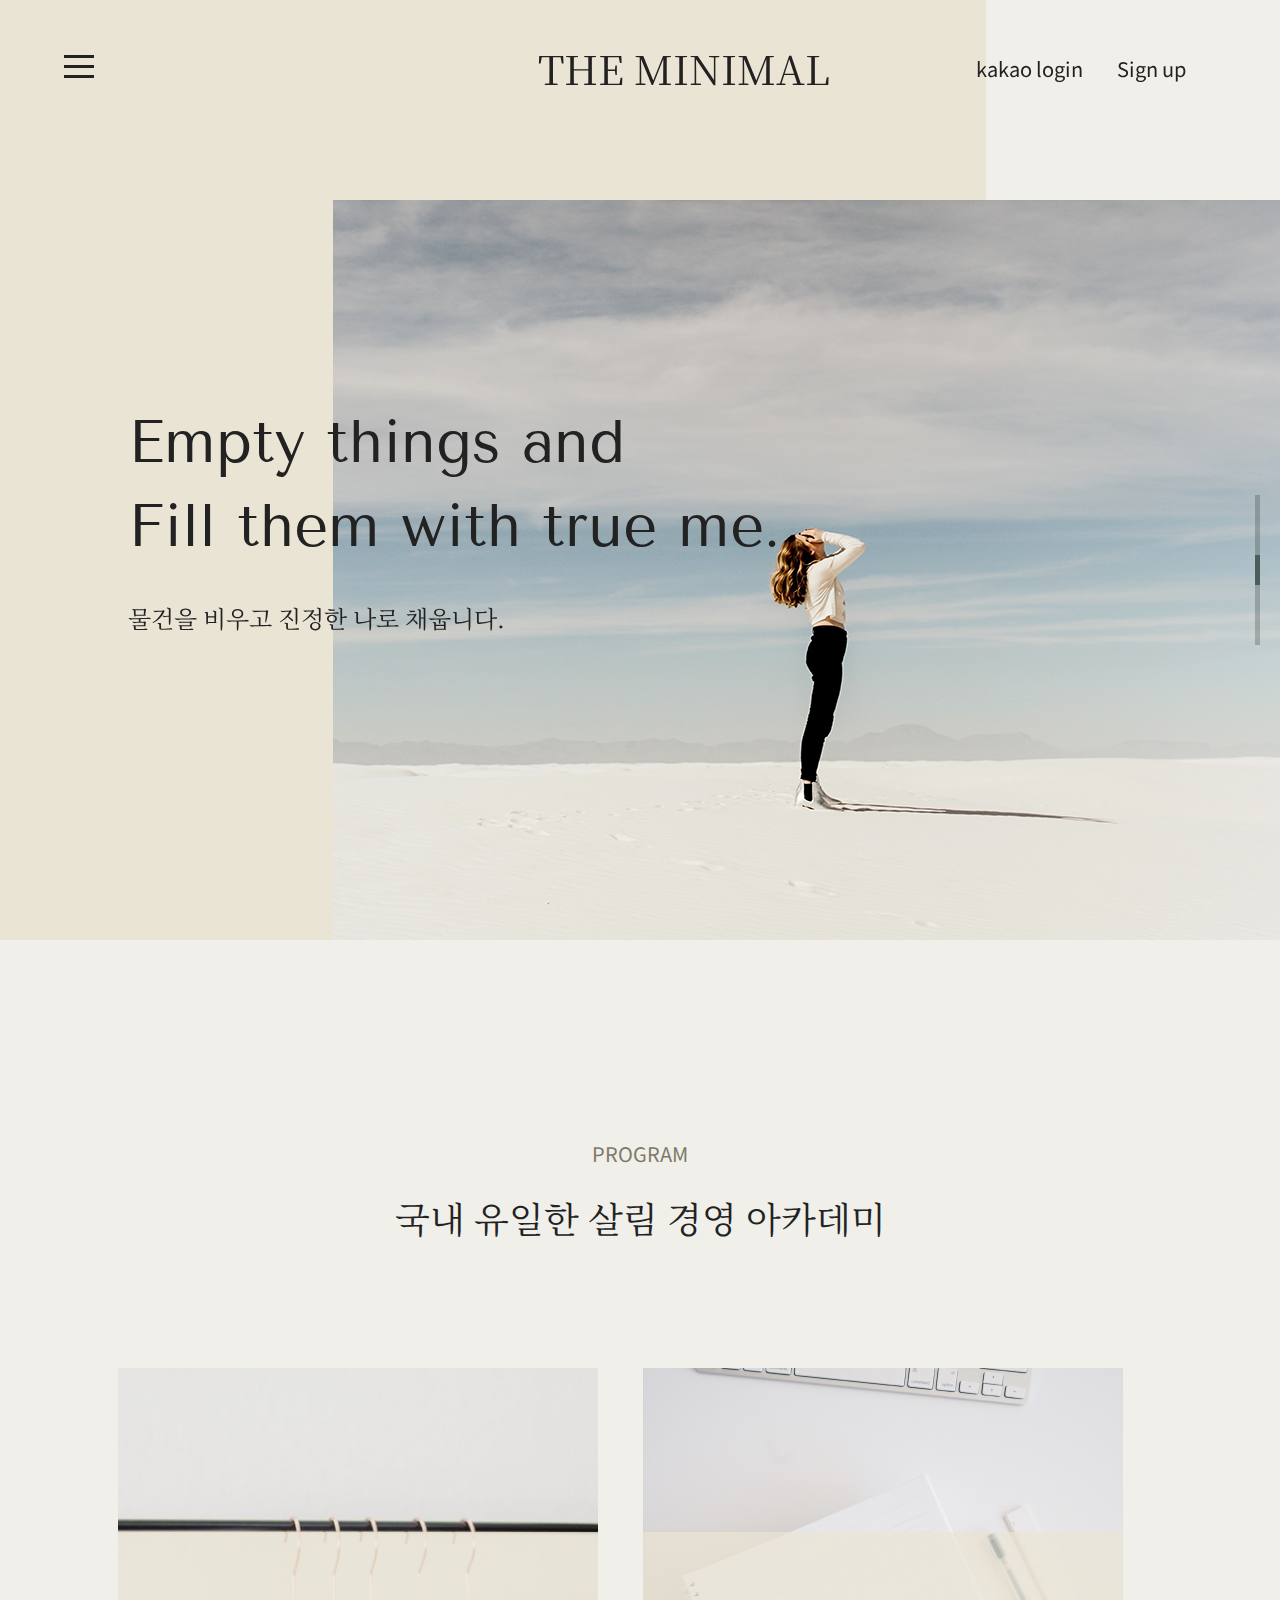
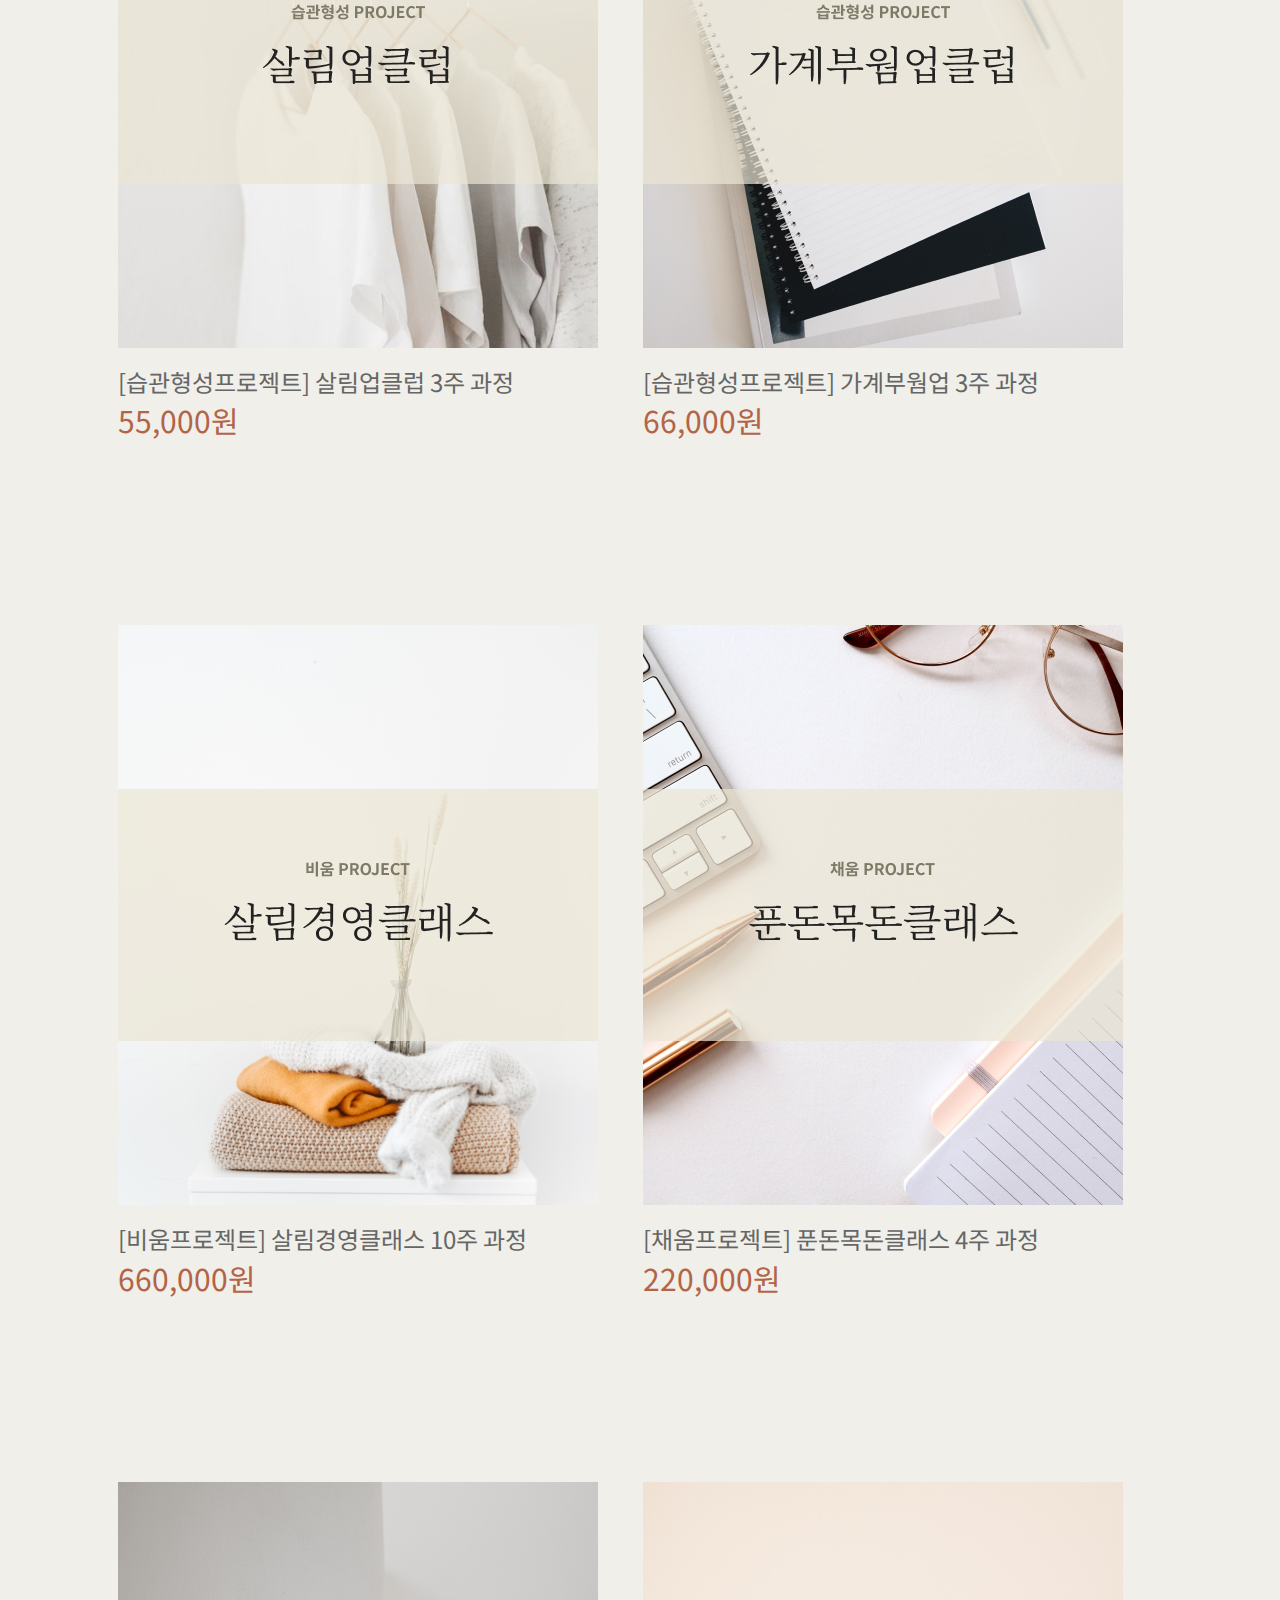
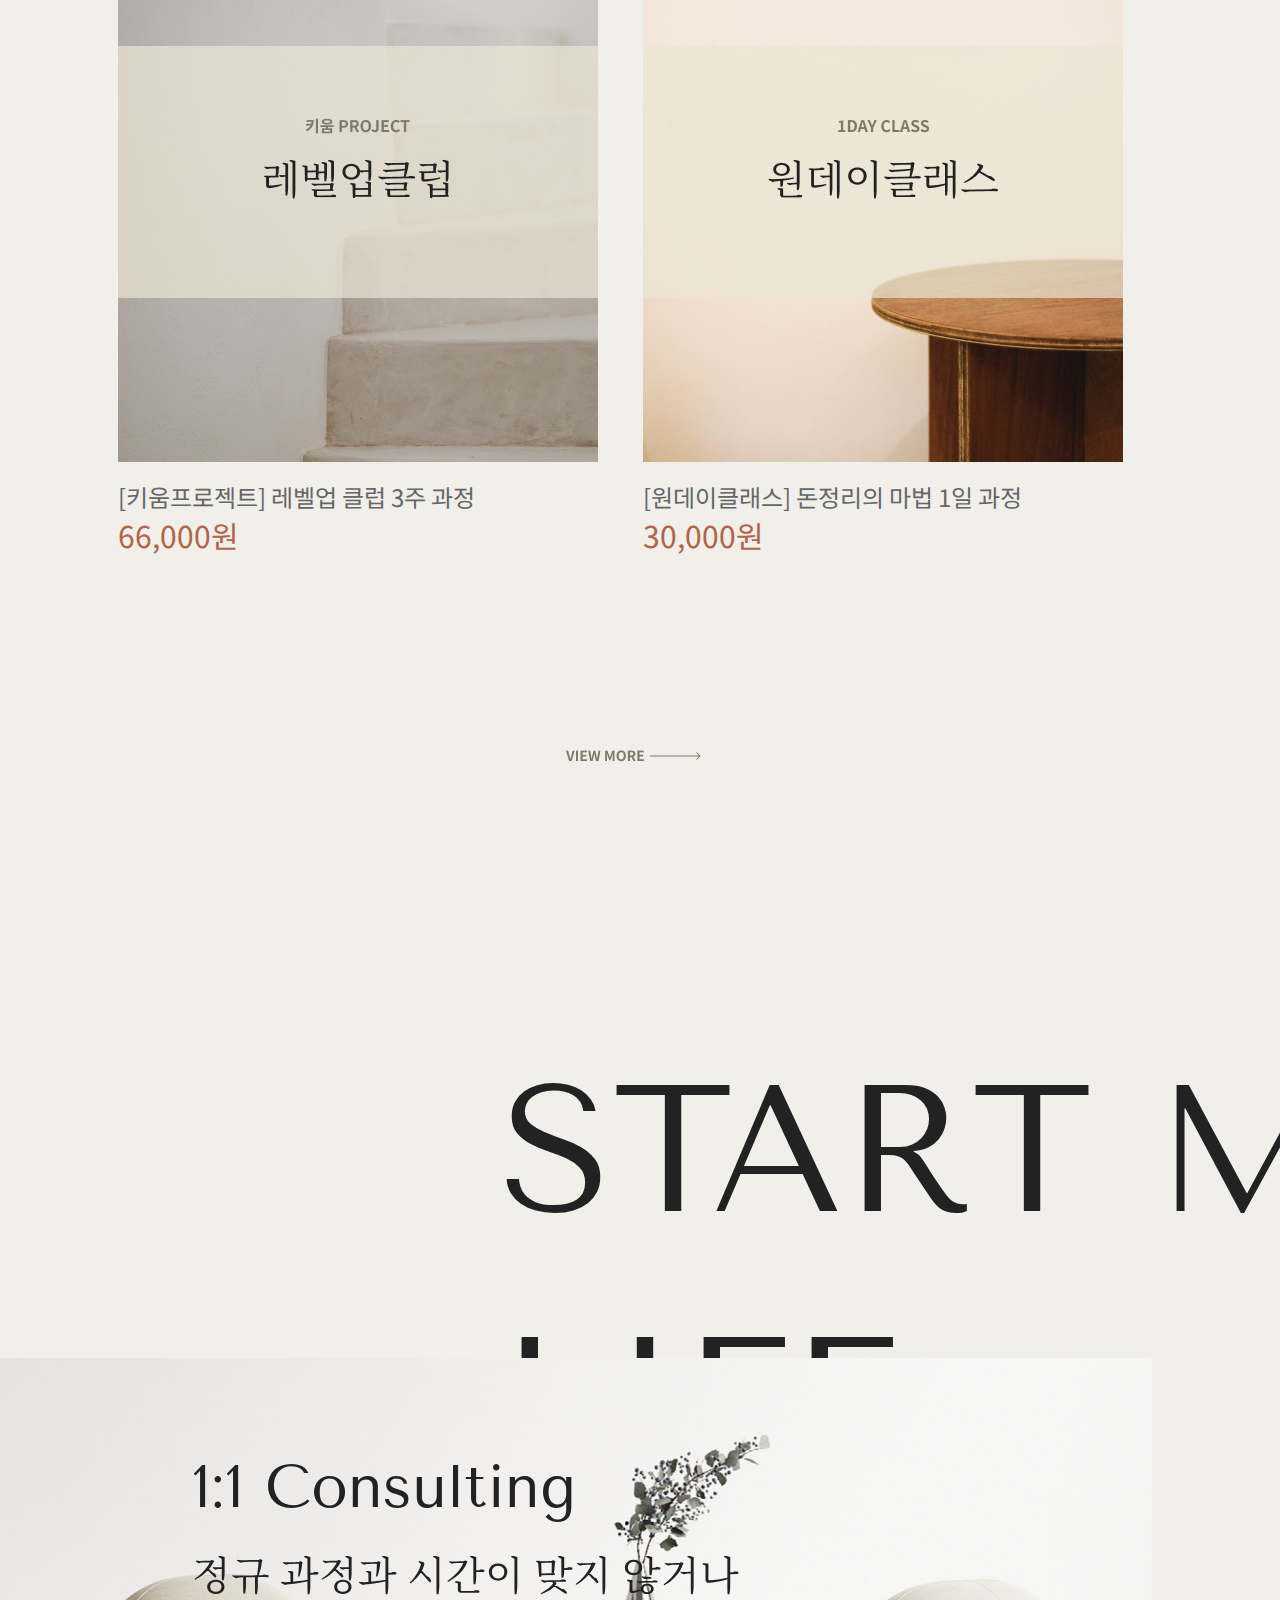
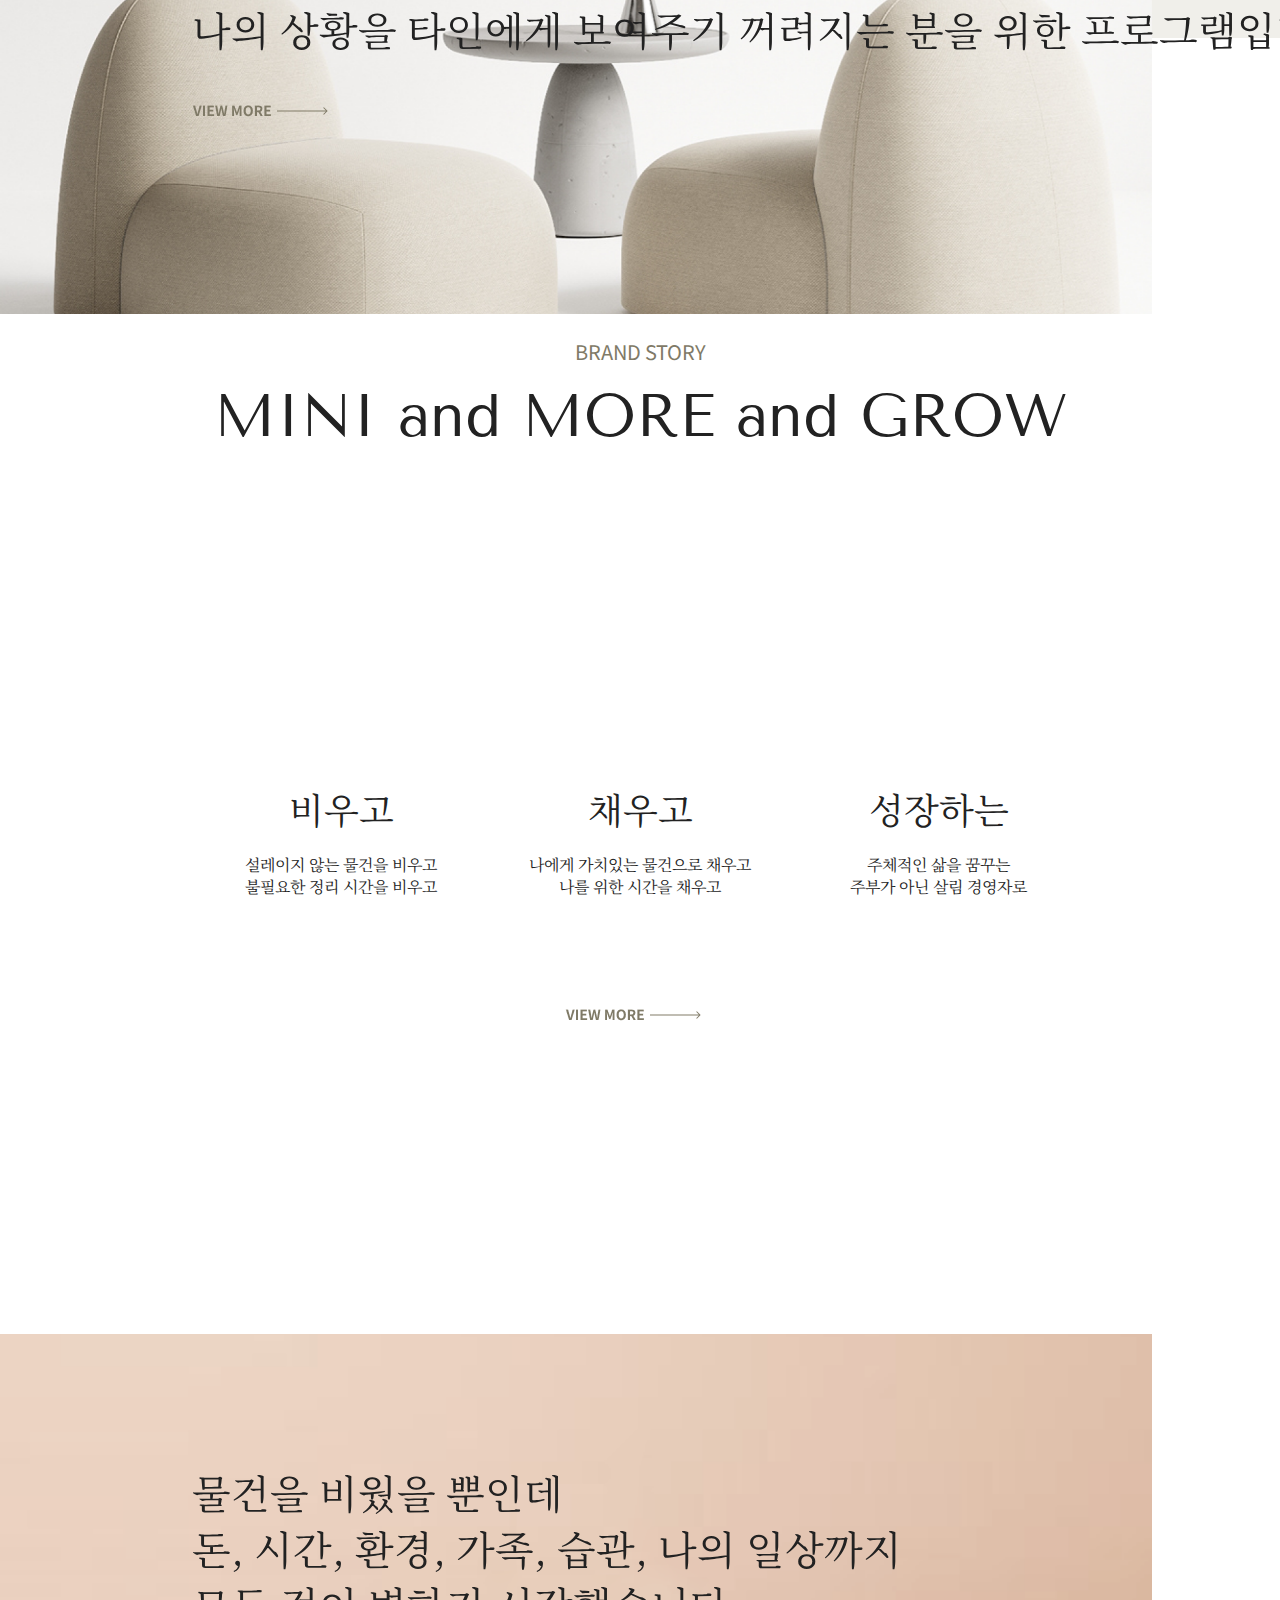
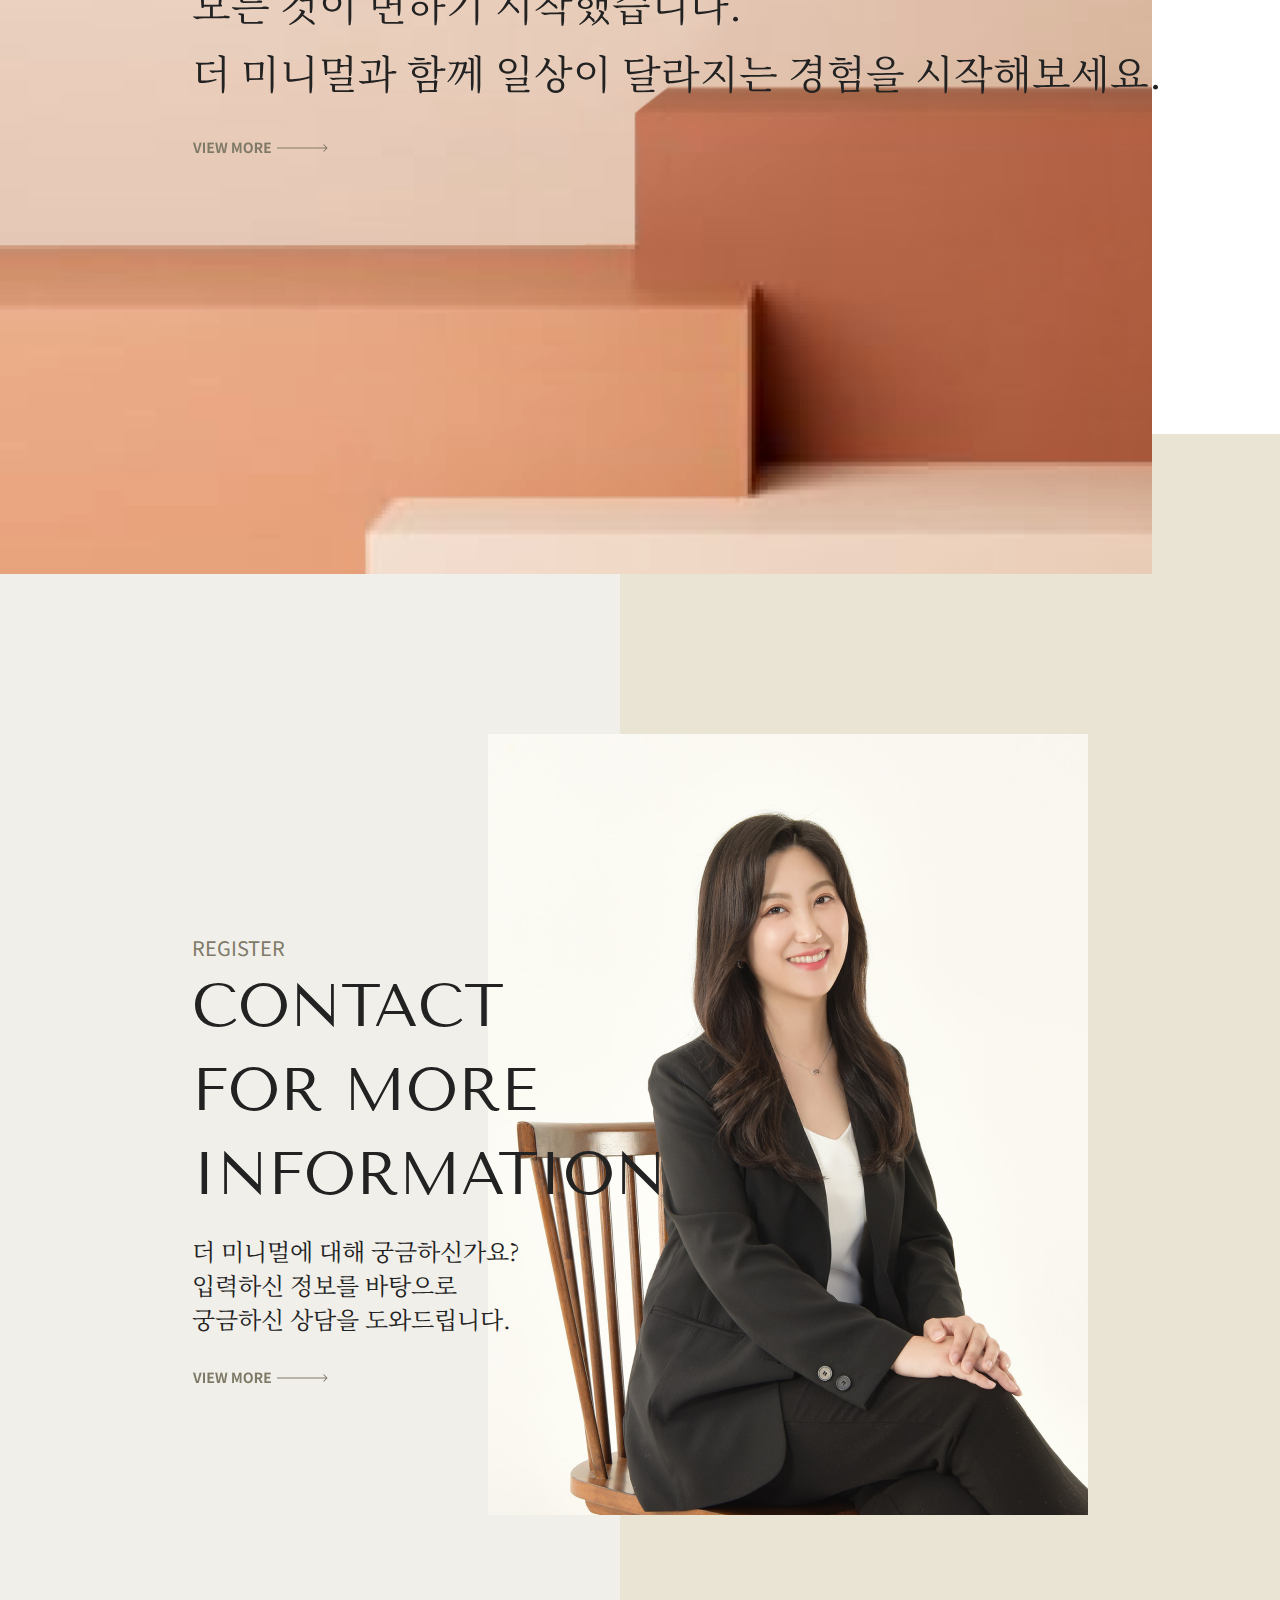
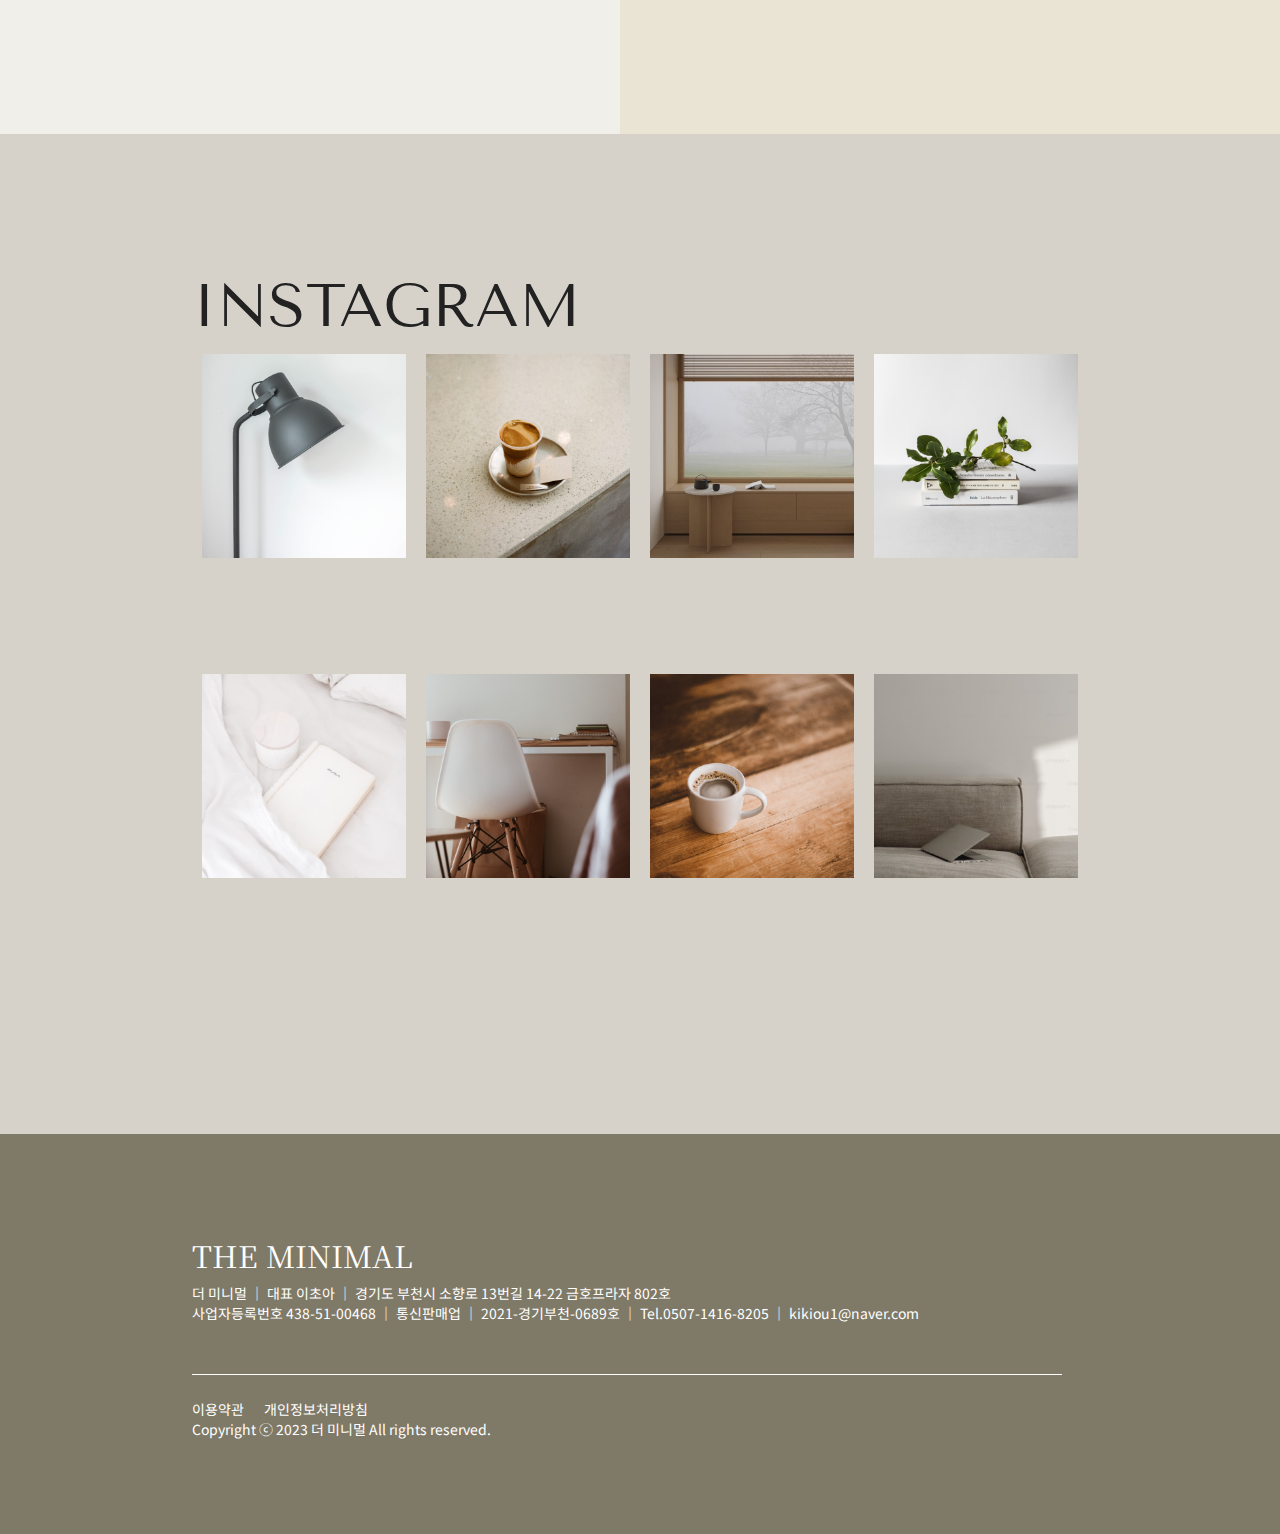
<file: minimal/index.html>
<!DOCTYPE html>
<html lang="en">

<head>
    <meta charset="UTF-8">
    <meta name="viewport" content="width=device-width, initial-scale=1.0">
    <title>THE MINIMAL</title>
    <link rel="stylesheet" href="css/swiper-bundle.min.css">
    <link rel="stylesheet" href="css/reset.css">
    <link rel="stylesheet" href="css/xeicon.css">
    <link rel="stylesheet" href="css/svg.css">
    <link rel="stylesheet" href="css/swiper.min.css">
    <link rel="stylesheet" href="css/style.css">
    <script src="js/jquery-2.1.1.min.js"></script>
    <script src="js/simpleParallax.js"></script>
    <script src="js/swiper.min.js"></script>
    <script src="js/jquery-ui.js"></script>
    <script src="js/jquery.easing.1.3.js"></script>
</head>

<body>
    <header id="header">
        <div class="header_bg"></div>

        <div class="header_top">
            <h1 class="logo">
                <a href="#">
                    THE MINIMAL
                </a>
            </h1>

            <nav class="gnb">
                <a href="#">
                    <span></span>
                    <span></span>
                    <span></span>
                </a>
            </nav>

            <div class="lnb">
                <span><a href="#">kakao login</a></span>
                <span><a href="#">Sign up</a></span>
            </div>
        </div>

        <div class="main_rolling">
            <div class="swiper mySwiper">
                <div class="swiper-wrapper">
                    <div class="swiper-slide"><img src="img/main_rolling_1.png" alt=""></div>
                    <div class="swiper-slide"><img src="img/main_rolling_5.jpg" alt=""></div>
                    <div class="swiper-slide"><img src="img/main_rolling_2.jpg" alt=""></div>
                    <div class="swiper-slide"><img src="img/main_rolling_4.jpg" alt=""></div>
                    <div class="swiper-slide"><img src="img/main_rolling_3.jpg" alt=""></div>
                </div>
                <div class="swiper-pagination"></div>

                <!-- If we need navigation buttons -->
            </div>
        </div>

        <!-- Initialize Swiper -->
        <script>
            var swiper = new Swiper(".mySwiper", {
                direction: "vertical",
                loop: true,
                effect: "fade",
                pagination: {
                    el: ".swiper-pagination",
                    clickable: true,
                },
                autoplay: {
                    delay: 2500,
                    disableOnInteraction: false
                },
            });
        </script>

        <div class="main_rolling_txt">
            <h2>Empty things and <br>Fill them with true me.</h2>
            <p>물건을 비우고 진정한 나로 채웁니다.</p>
        </div>

    </header>

    <script>
        //$(window).on('scroll',function(){})
        $(function () {

            $(window).scroll(function () {

                if ($(this).scrollTop() > $('.logo').height()) {
                    $('.header_bg').addClass('on');
                } else {
                    $('.header_bg').removeClass('on');
                }
            })
        }); //doc
    </script>

    <div class="gnb_open">

        <div class="btn_close">
            <i class="xi-close"></i>
        </div>
        <p style="text-align: center; margin-top:300px;font-size: 100px;">menu</p>
    </div>

    <script>
    $(function(){
        $('.gnb').click(function(){
            $('.gnb_open').addClass('on');
        });
        $('.btn_close').click(function(){
            $('.gnb_open').removeClass('on');
        });
    });
    </script>

    <section class="sec_1">
        <p>PROGRAM</p>
        <h2>국내 유일한 살림 경영 아카데미</h2>

        <div class="main_service_item">
            <a class="main_service_link" href="#">
                <figure class="main_service_thumb">
                    <img src="img/p1.png" alt="">
                </figure>
                <div class="main_service_content">
                    <span class="main_service_tit">[습관형성프로젝트] 살림업클럽 3주 과정</span>
                    <span class="main_service_txt">55,000원</span>
                </div>
            </a>
        </div>

        <div class="main_service_item">
            <a class="main_service_link" href="#">
                <figure class="main_service_thumb">
                    <img src="img/p2.png" alt="">
                </figure>
                <div class="main_service_content">
                    <span class="main_service_tit">[습관형성프로젝트] 가계부웜업 3주 과정</span>
                    <span class="main_service_txt">66,000원</span>
                </div>
            </a>
        </div>

        <div class="main_service_item">
            <a class="main_service_link" href="#">
                <figure class="main_service_thumb">
                    <img src="img/p3.png" alt="">
                </figure>
                <div class="main_service_content">
                    <span class="main_service_tit">[비움프로젝트] 살림경영클래스 10주 과정</span>
                    <span class="main_service_txt">660,000원</span>
                </div>
            </a>
        </div>

        <div class="main_service_item">
            <a class="main_service_link" href="#">
                <figure class="main_service_thumb">
                    <img src="img/p4.png" alt="">
                </figure>
                <div class="main_service_content">
                    <span class="main_service_tit">[채움프로젝트] 푼돈목돈클래스 4주 과정</span>
                    <span class="main_service_txt">220,000원</span>
                </div>
            </a>
        </div>

        <div class="main_service_item">
            <a class="main_service_link" href="#">
                <figure class="main_service_thumb">
                    <img src="img/p5.png" alt="">
                </figure>
                <div class="main_service_content">
                    <span class="main_service_tit">[키움프로젝트] 레벨업 클럽 3주 과정</span>
                    <span class="main_service_txt">66,000원</span>
                </div>
            </a>
        </div>

        <div class="main_service_item">
            <a class="main_service_link" href="#">
                <figure class="main_service_thumb">
                    <img src="img/p6.png" alt="">
                </figure>
                <div class="main_service_content">
                    <span class="main_service_tit">[원데이클래스] 돈정리의 마법 1일 과정</span>
                    <span class="main_service_txt">30,000원</span>
                </div>
            </a>
        </div>

        <div class="v_btn">
            <a href="#">
                <img src="img/view_btn.png" onmouseover="this.src='img/view_btn_on.png'"
                    onmouseout="this.src='img/view_btn.png'" />
            </a>
        </div>

    </section>

    <section class="sec_2">
        <p class="move_txt">START MINIMAL LIFE.</p>


<script>
var move_ofs = $('.sec_2').offset().top - 900;

$(window).scroll(function () {

    if ($(window).scrollTop() > move_ofs) {
        $('.move_txt').animate({
                    left:-200
                },2000
                )}

});//scroll
</script>

        <div class="sec_2_txt">
            <p class="tit">1:1 Consulting</p>
            <p class="txt">정규 과정과 시간이 맞지 않거나<br>
                나의 상황을 타인에게 보여주기 꺼려지는 분을 위한 프로그램입니다.</p>
            <div class="v_btn">
                <a href="#">
                    <img src="img/view_btn.png" onmouseover="this.src='img/view_btn_on.png'"
                        onmouseout="this.src='img/view_btn.png'" />
                </a>
            </div>
        </div>
        <img src="img/consulting.png" alt="" class="thumbnail_1">
    </section>

    <script>
        var image1 = document.getElementsByClassName('thumbnail_1');
        new simpleParallax(image1, {
            overflow: true
        });

    </script>


    <section class="sec_3">
        <p>BRAND STORY</p>
        <h2>MINI and MORE and GROW</h2>

        <ul class="ma_icons">
            <li>
                <div class="icon">
                    <svg version="1.1" id="Layer_1" xmlns="http://www.w3.org/2000/svg"
                        xmlns:xlink="http://www.w3.org/1999/xlink" x="0px" y="0px" viewBox="0 0 160 160"
                        style="enable-background:new 0 0 160 160;" xml:space="preserve" class="on">
                        <line class="st0" x1="81.86" y1="19.26" x2="81.86" y2="45.46" />
                        <line class="st0" x1="38.97" y1="36.43" x2="57.5" y2="54.95" />
                        <line class="st0" x1="20.78" y1="78.89" x2="46.98" y2="78.89" />
                        <line class="st0" x1="37.95" y1="121.78" x2="56.48" y2="103.25" />
                        <line class="st0" x1="80.41" y1="139.96" x2="80.41" y2="113.76" />
                        <line class="st0" x1="123.3" y1="122.8" x2="104.77" y2="104.27" />
                        <line class="st0" x1="141.49" y1="80.33" x2="115.28" y2="80.33" />
                        <line class="st0" x1="124.32" y1="37.45" x2="105.79" y2="55.98" />
                    </svg>
                </div>
                <p class="tit">비우고</p>
                <p class="txt">설레이지 않는 물건을 비우고<br>
                    불필요한 정리 시간을 비우고</p>
            </li>

            <li>
                <div class="icon">
                    <svg version="1.1" id="Layer_2" x="0px" y="0px" viewBox="0 0 160 160"
                        style="enable-background:new 0 0 160 160;" xml:space="preserve">
                        <line class="st0" x1="80.52" y1="22.79" x2="80.52" y2="103.93" />
                        <path class="st0"
                            d="M141.02,97.41v29.33c0,6.3-6.12,11.4-13.67,11.4H33.7c-7.55,0-13.67-5.1-13.67-11.4V97.41" />
                        <path class="st0"
                            d="M141.02,97.41v29.33c0,6.3-6.12,11.4-13.67,11.4H33.7c-7.55,0-13.67-5.1-13.67-11.4V97.41" />
                        <polyline class="st1" points="117.01,67.45 80.52,103.93 44.04,67.45 " />
                    </svg>
                </div>
                <p class="tit">채우고</p>
                <p class="txt">나에게 가치있는 물건으로 채우고<br>
                    나를 위한 시간을 채우고</p>
            </li>

            <li>
                <div class="icon">
                    <svg version="1.1" id="Layer_3" xmlns="http://www.w3.org/2000/svg"
                        xmlns:xlink="http://www.w3.org/1999/xlink" x="0px" y="0px" viewBox="0 0 160 160"
                        style="enable-background:new 0 0 160 160;" xml:space="preserve">
                        <polyline class="st0" points="91.8,42.6 140.36,42.6 140.36,91.17 " />
                        <polyline class="st0" points="16.1,105.41 56.29,65.22 87.01,95.95 140.36,42.6 " />
                    </svg>
                </div>
                <p class="tit">성장하는</p>
                <p class="txt">주체적인 삶을 꿈꾸는<br>
                    주부가 아닌 살림 경영자로</p>
            </li>

        </ul>


        <script>

            var icon_ofs = $('.ma_icons').offset().top - 500;

            $(window).scroll(function () {

                if ($(window).scrollTop() > icon_ofs) {
                    $('.icon').addClass('on');
                }

            });

        </script>


        <div class="v_btn">
            <a href="#">
                <img src="img/view_btn.png" onmouseover="this.src='img/view_btn_on.png'"
                    onmouseout="this.src='img/view_btn.png'" />
            </a>
        </div>
    </section>

    <section class="sec_4">
        <div class="sec_4_txt">
            물건을 비웠을 뿐인데<br>
            돈, 시간, 환경, 가족, 습관, 나의 일상까지<br>
            모든 것이 변하기 시작했습니다.
            <p class="txt">더 미니멀과 함께 일상이 달라지는 경험을 시작해보세요.</p>
            <div class="v_btn">
                <a href="#">
                    <img src="img/view_btn.png" onmouseover="this.src='img/view_btn_on.png'"
                        onmouseout="this.src='img/view_btn.png'" />
                </a>
            </div>
        </div>
        <div class="one">
            <img src="img/startminimal.png" alt="" class="thumbnail_2">
        </div>
    </section>

    <script>
        var image2 = document.getElementsByClassName('thumbnail_2');
        new simpleParallax(image2, {
            orientation: 'down',
            scale: 1.3,
            delay: 1.5,
        });
    </script>


    <section class="sec_5">
        <div class="sec_5_bg"></div>
        <div class="sec_5_txt">
            <p>REGISTER</p>
            <p class="tit">CONTACT <br>
                FOR MORE <br>
                INFORMATION</p>
            <p class="txt">더 미니멀에 대해 궁금하신가요?<br>
                입력하신 정보를 바탕으로<br>
                궁금하신 상담을 도와드립니다.</p>
            <div class="v_btn">
                <a href="#">
                    <img src="img/view_btn.png" onmouseover="this.src='img/view_btn_on.png'"
                        onmouseout="this.src='img/view_btn.png'" />
                </a>
            </div>
        </div>
        <img src="img/ceo.png" alt="">
    </section>

    <section class="insta">
        <h2>INSTAGRAM</h2>
        <div class="insta_photo">
            <ul class="insta_list">
                <li><a href="#">
                        <div class="info">
                            <h4>가볍게 더 미니멀을 경험해보고 싶은 분들!</h4>
                        </div>
                        <img src="img/sns1.png" alt="">
                    </a></li>
                <li><a href="#">
                        <div class="info">
                            <h4>당신이 돈을 관리하지 않으면</h4>
                        </div>
                        <img src="img/sns2.png" alt="">
                    </a></li>
                <li><a href="#">
                        <div class="info">
                            <h4>하고싶은 것vs할 수 있는 것</h4>
                        </div>
                        <img src="img/sns3.png" alt="">
                    </a></li>
                <li><a href="#">
                        <div class="info">
                            <h4>우리집 보험 정리 워크숍!!</h4>
                        </div><img src="img/sns4.png" alt="">
                    </a></li>
            </ul>
            <ul class="insta_list">
                <li><a href="#">
                        <div class="info">
                            <h4>한 달 보험료 15만 원 줄이기 성공!</h4>
                        </div>
                        <img src="img/sns5.png" alt="">
                    </a></li>
                <li><a href="#">
                        <div class="info">
                            <h4>미니멀보험 오프라인 워크숍 드디어 내일!!!</h4>
                        </div>
                        <img src="img/sns6.png" alt="">
                    </a></li>
                <li><a href="#">
                        <div class="info">
                            <h4>하나를비우니모든게달라졌다</h4>
                        </div>
                        <img src="img/sns7.png" alt="">
                    </a></li>
                <li><a href="#">
                        <div class="info">
                            <h4>내가 하는 일이 단순한 집안일이 아니라</h4>
                        </div><img src="img/sns8.png" alt="">
                    </a></li>
            </ul>
        </div>
    </section>

    <footer class="footer">
        <h1 class="logo"><a href="#">THE MINIMAL</a></h1>
        <p>더 미니멀 │ 대표 이초아 │ 경기도 부천시 소향로 13번길 14-22 금호프라자 802호<br>
            사업자등록번호 438-51-00468 │ 통신판매업 │ 2021-경기부천-0689호 │ Tel.0507-1416-8205 │ kikiou1@naver.com</p>
        <br>
        <br>
        <p class="line">
        </p>
        <br>
        <p><a href="#">이용약관</a><a href="#">개인정보처리방침</a></p>
        <p>Copyright ⓒ 2023 더 미니멀 All rights reserved.</p>
    </footer>

</body>
</html>
</file>
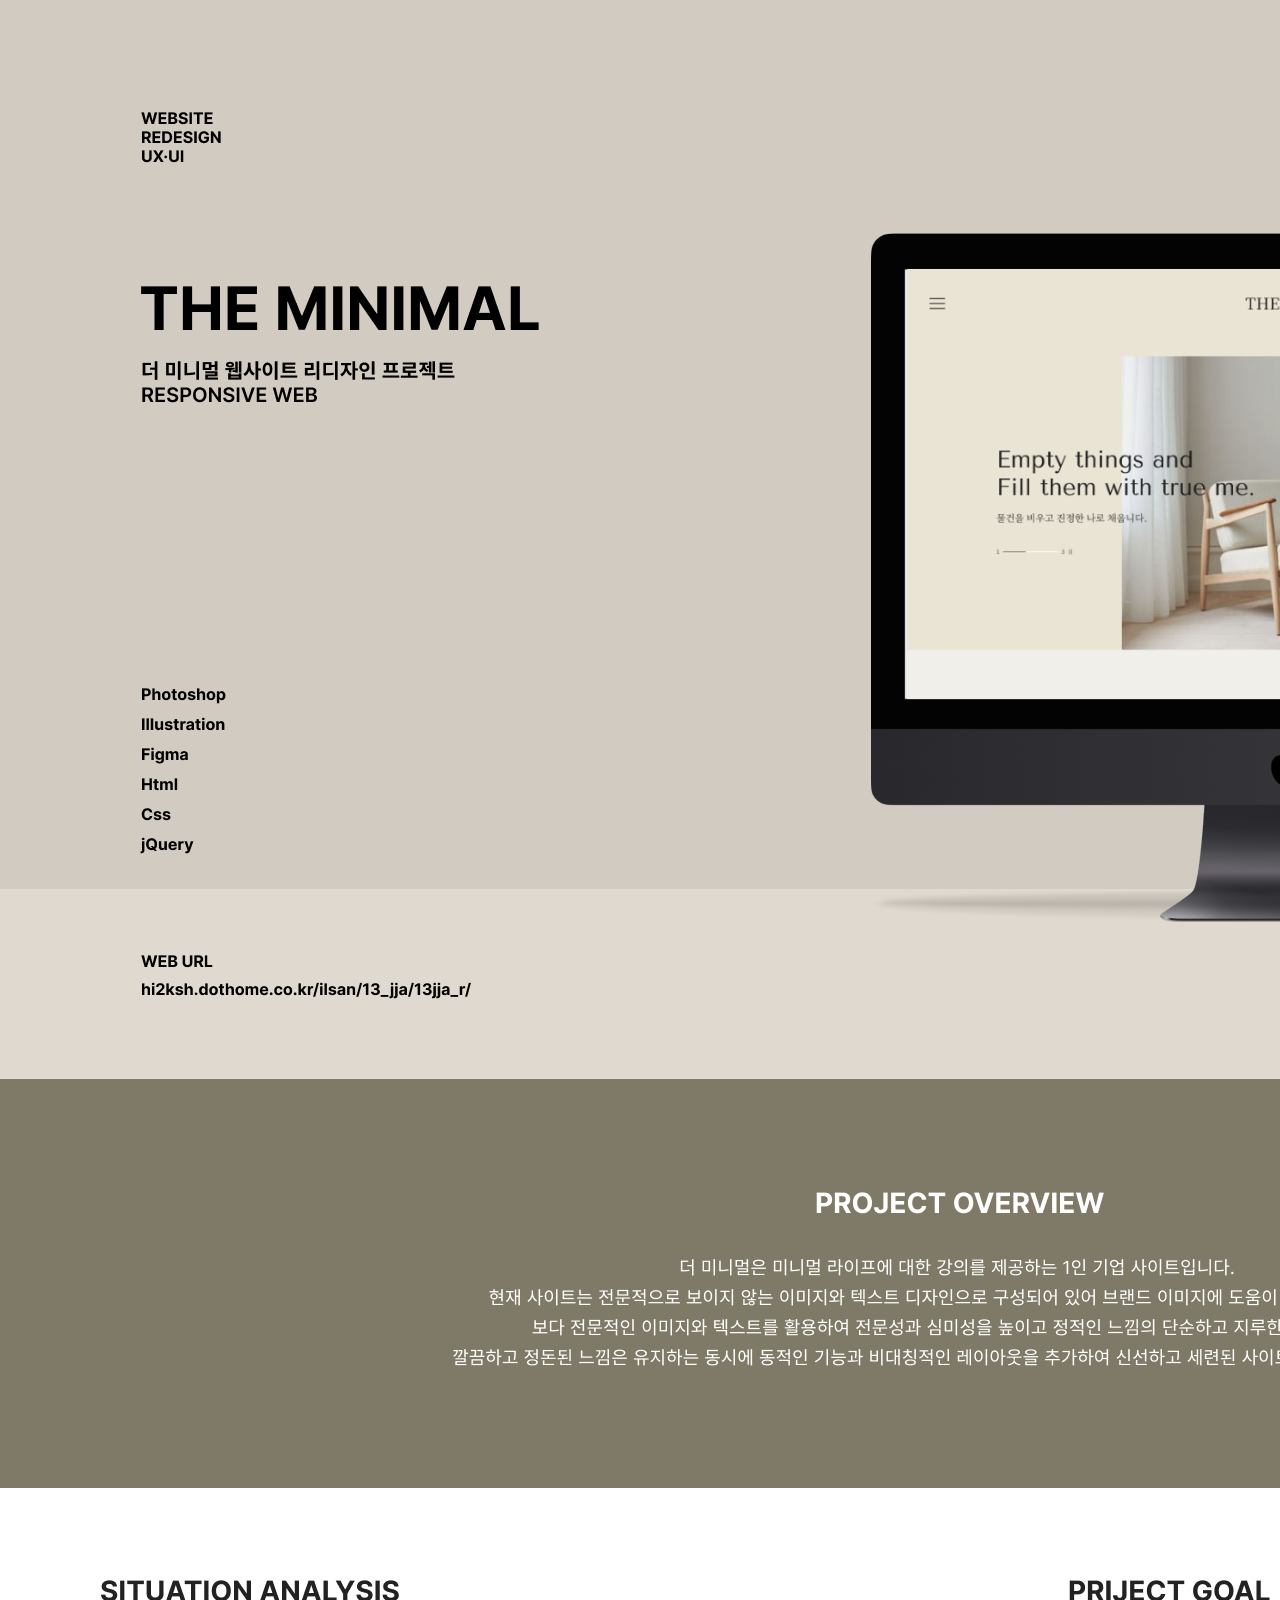
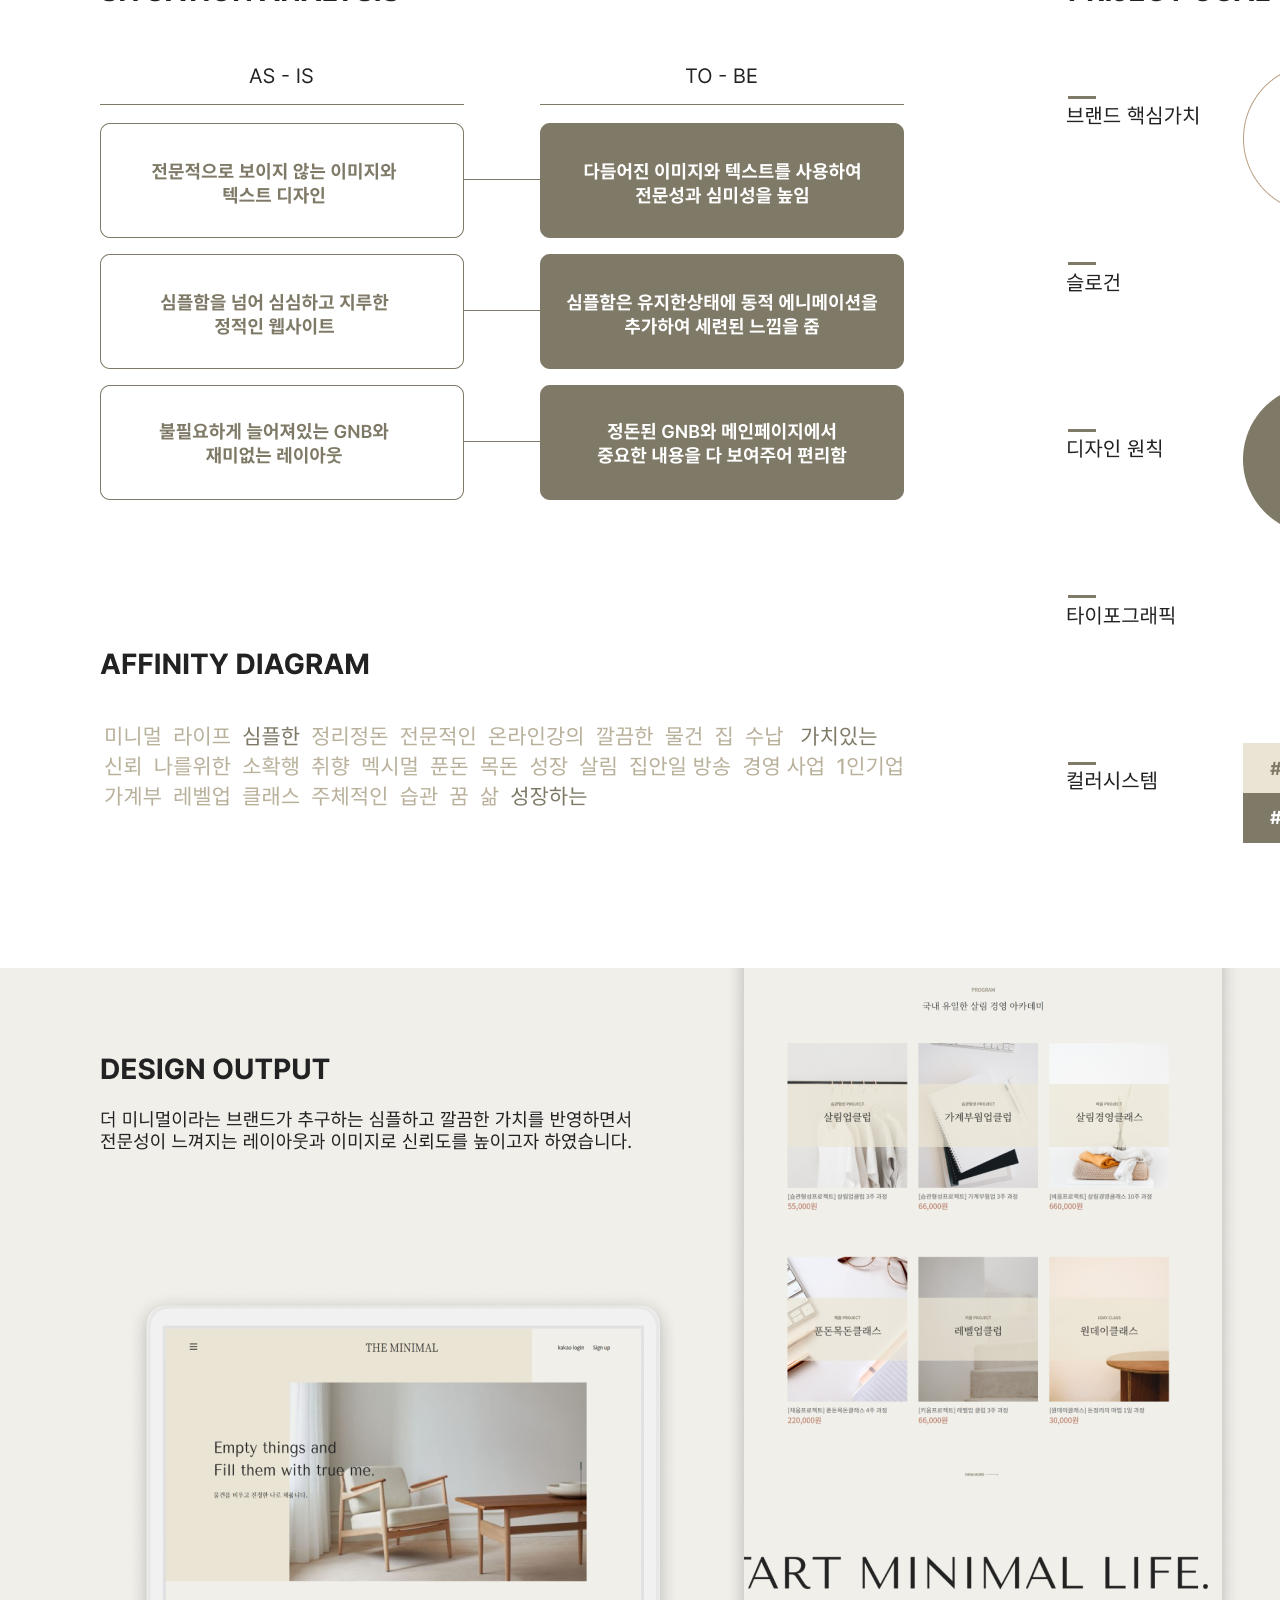
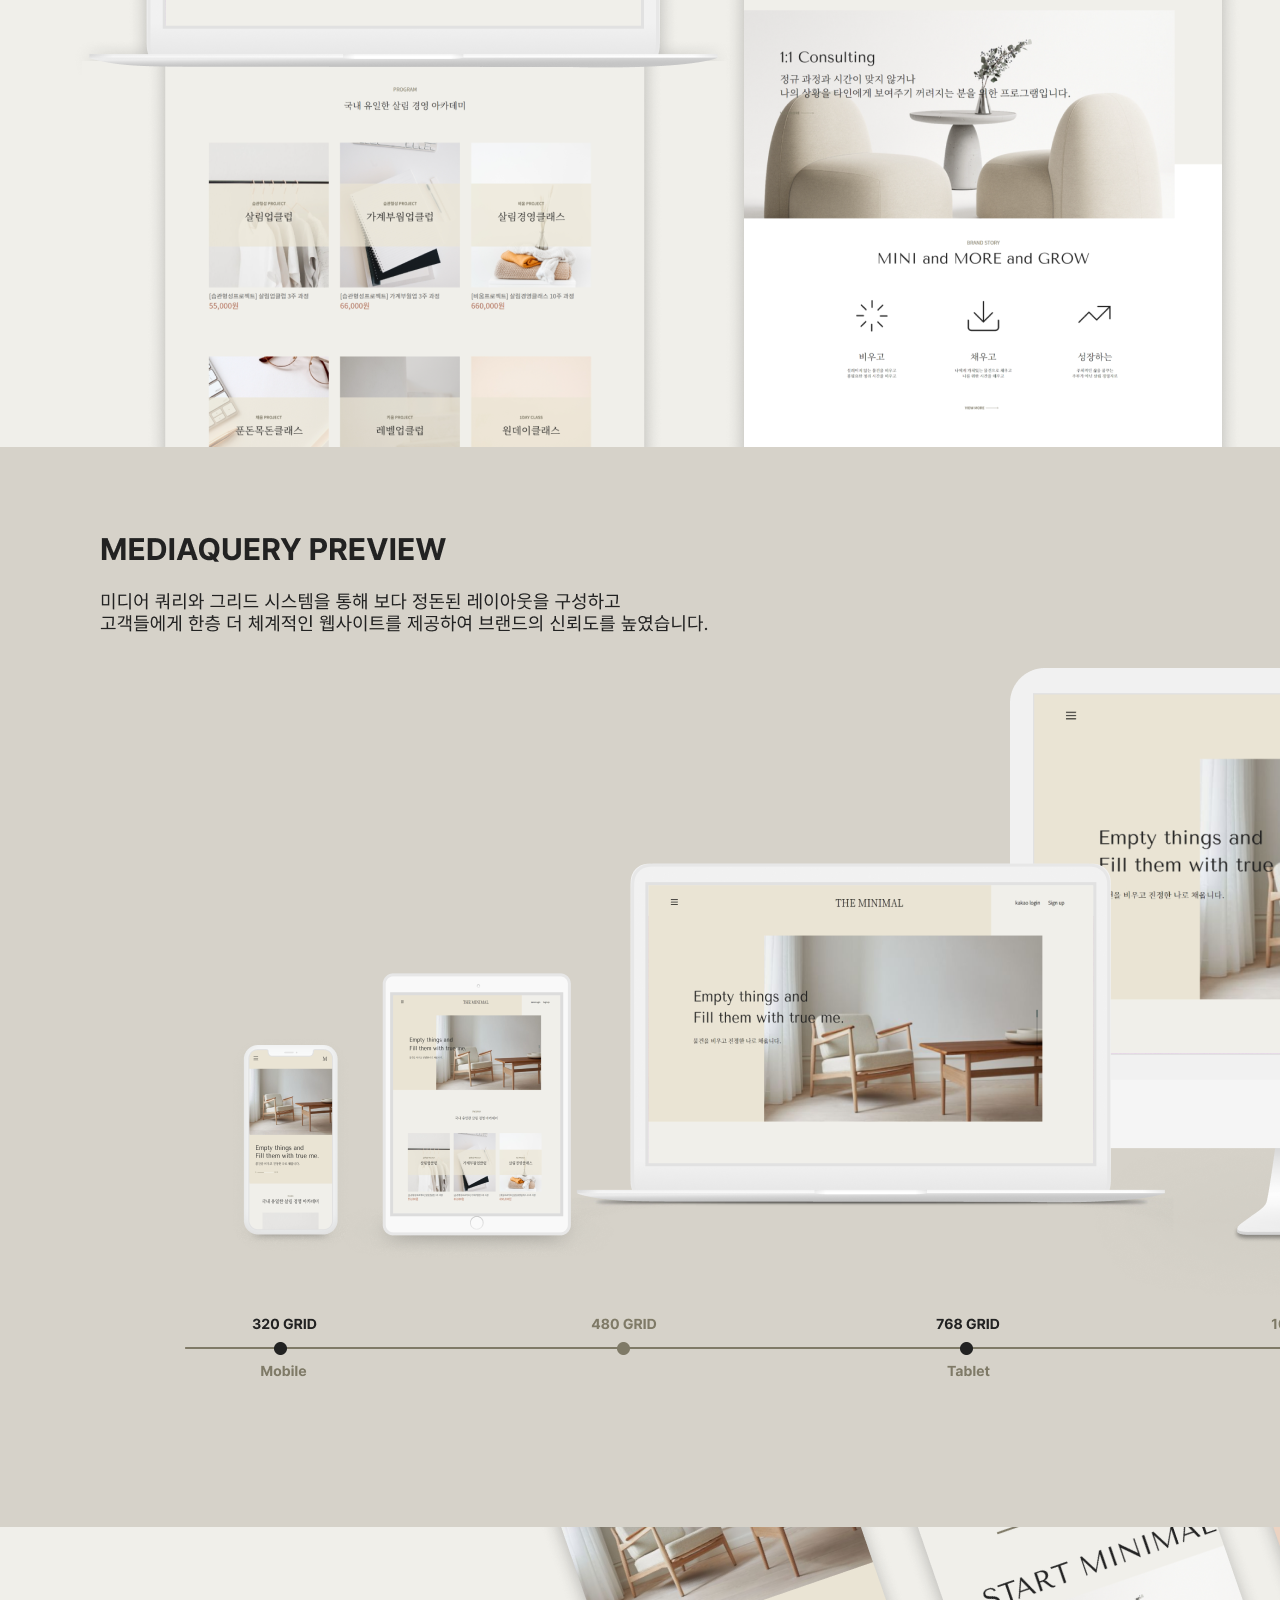
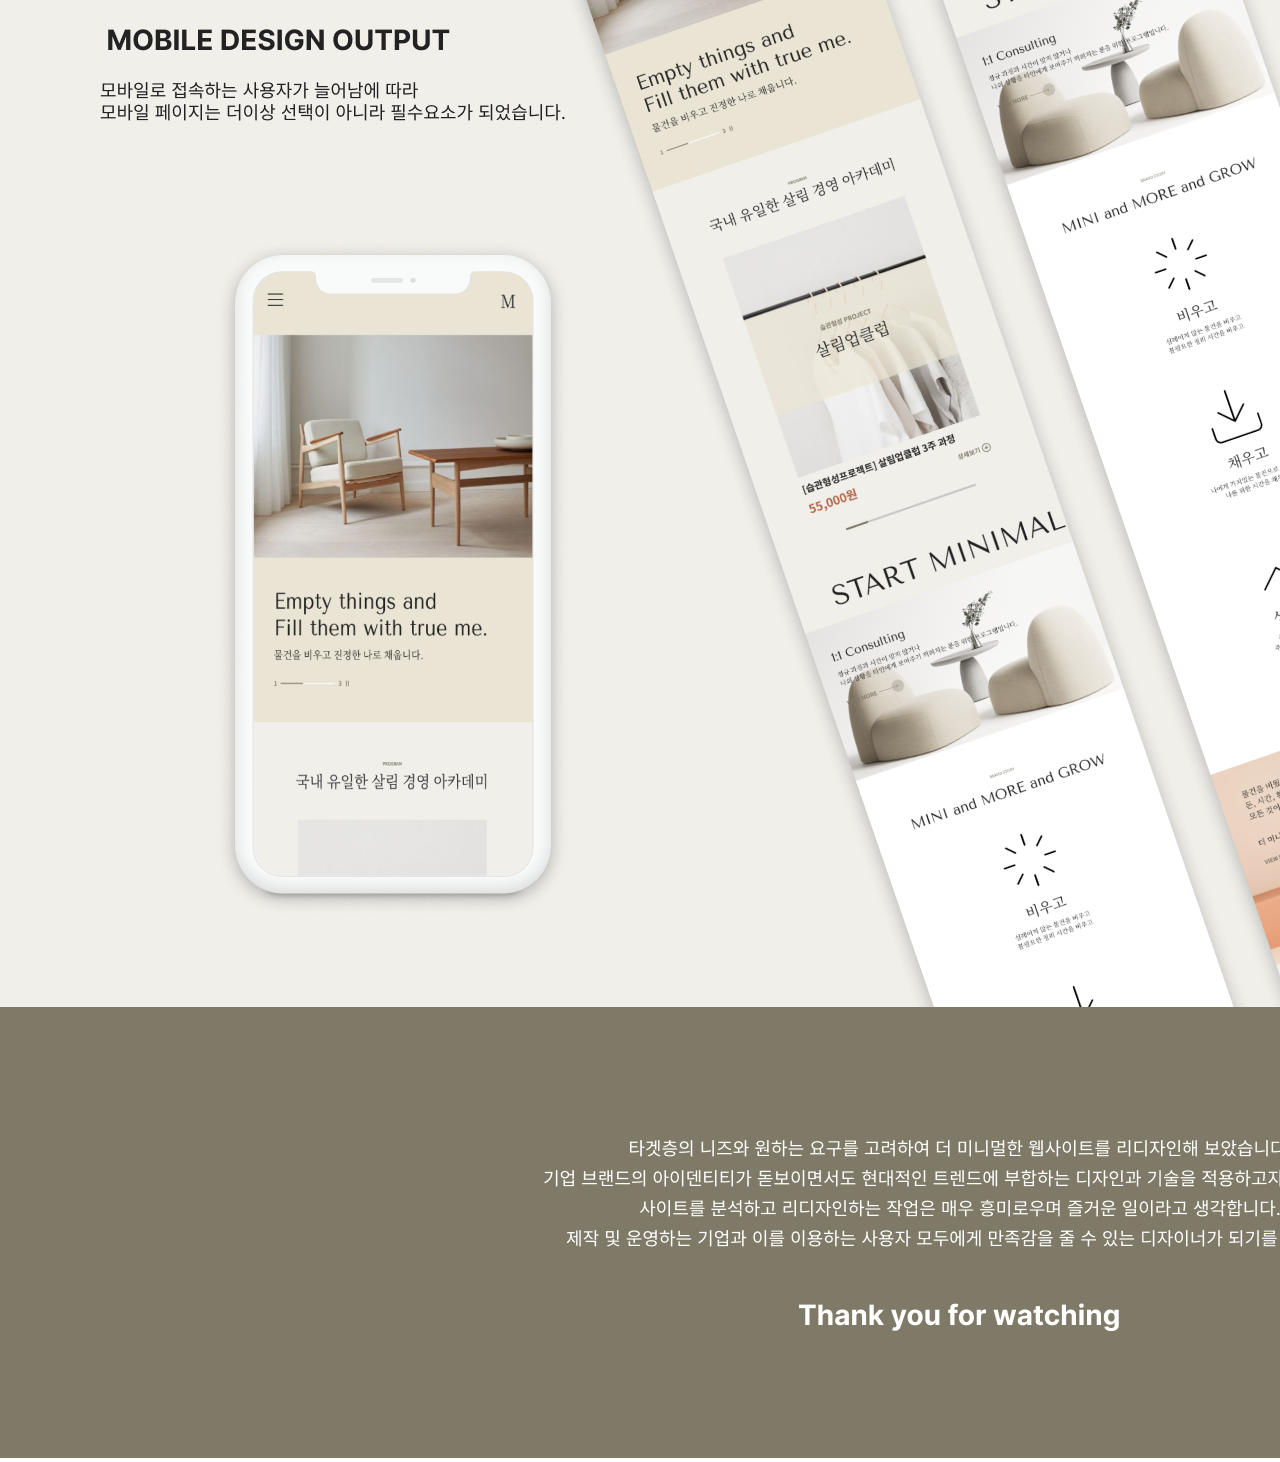
<file: process2/index.html>
<!DOCTYPE html>
<html lang="en">
<head>
    <meta charset="UTF-8">
    <meta name="viewport" content="width=device-width, initial-scale=1.0">
    <title>the minimal-process</title>
<style>
    *{margin: 0 auto;}
    div {
        width: 100vw;
        height: auto;
    }
</style>
</head>
<body>
    <div>
        <img src="process2.png" alt="">
    </div>
</body>
</html>
</file>
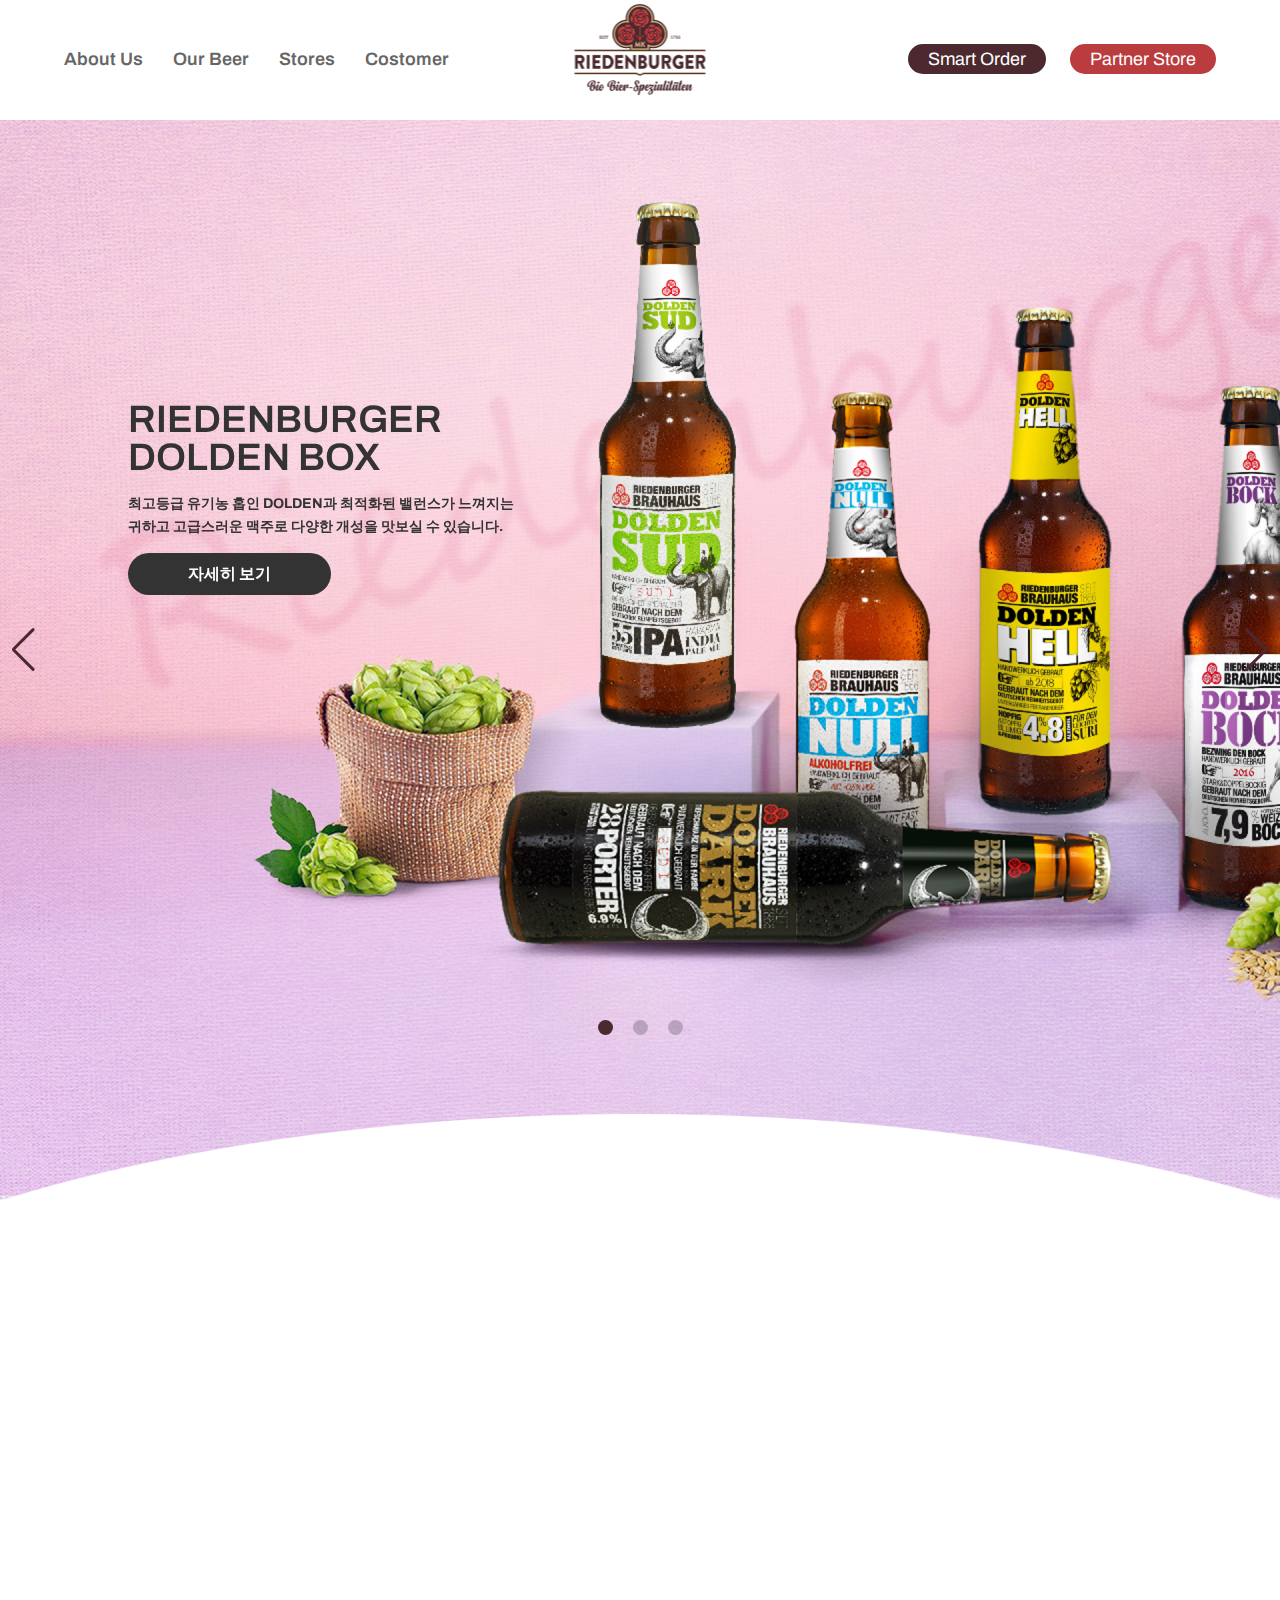
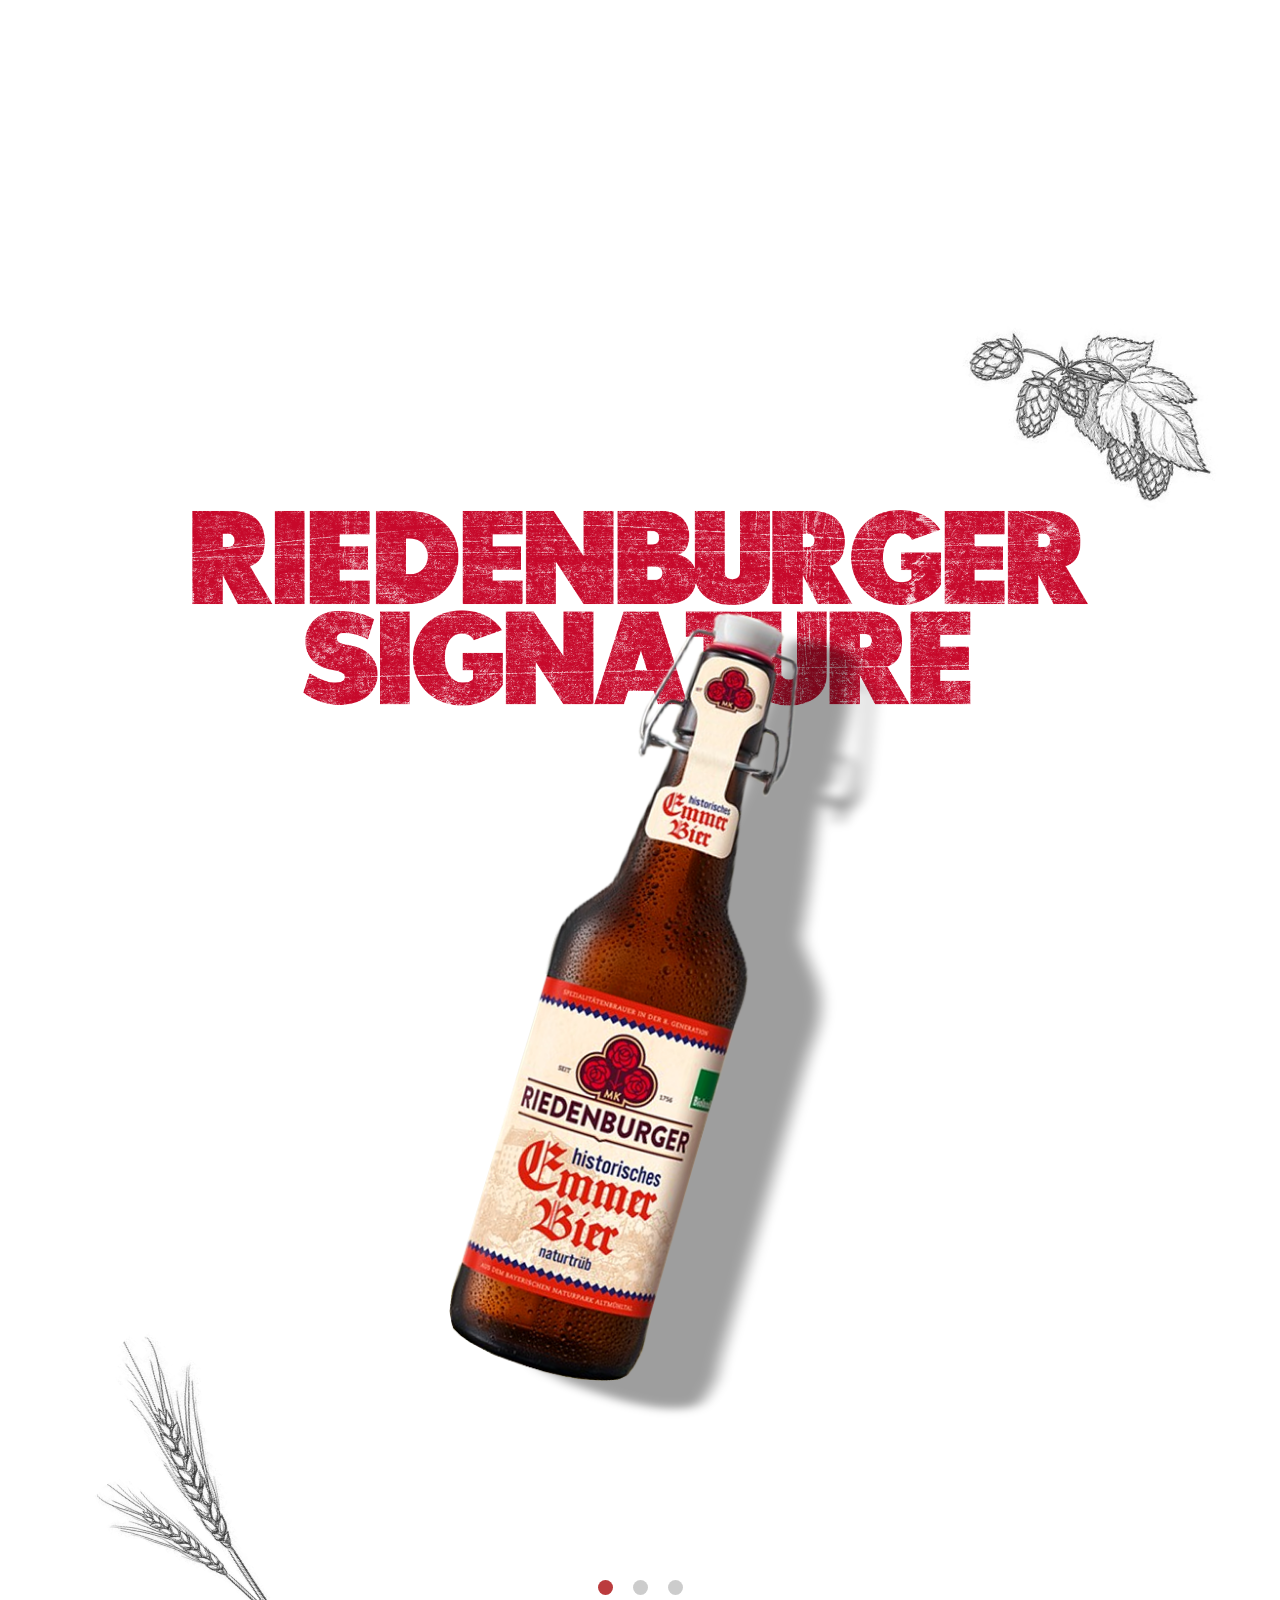
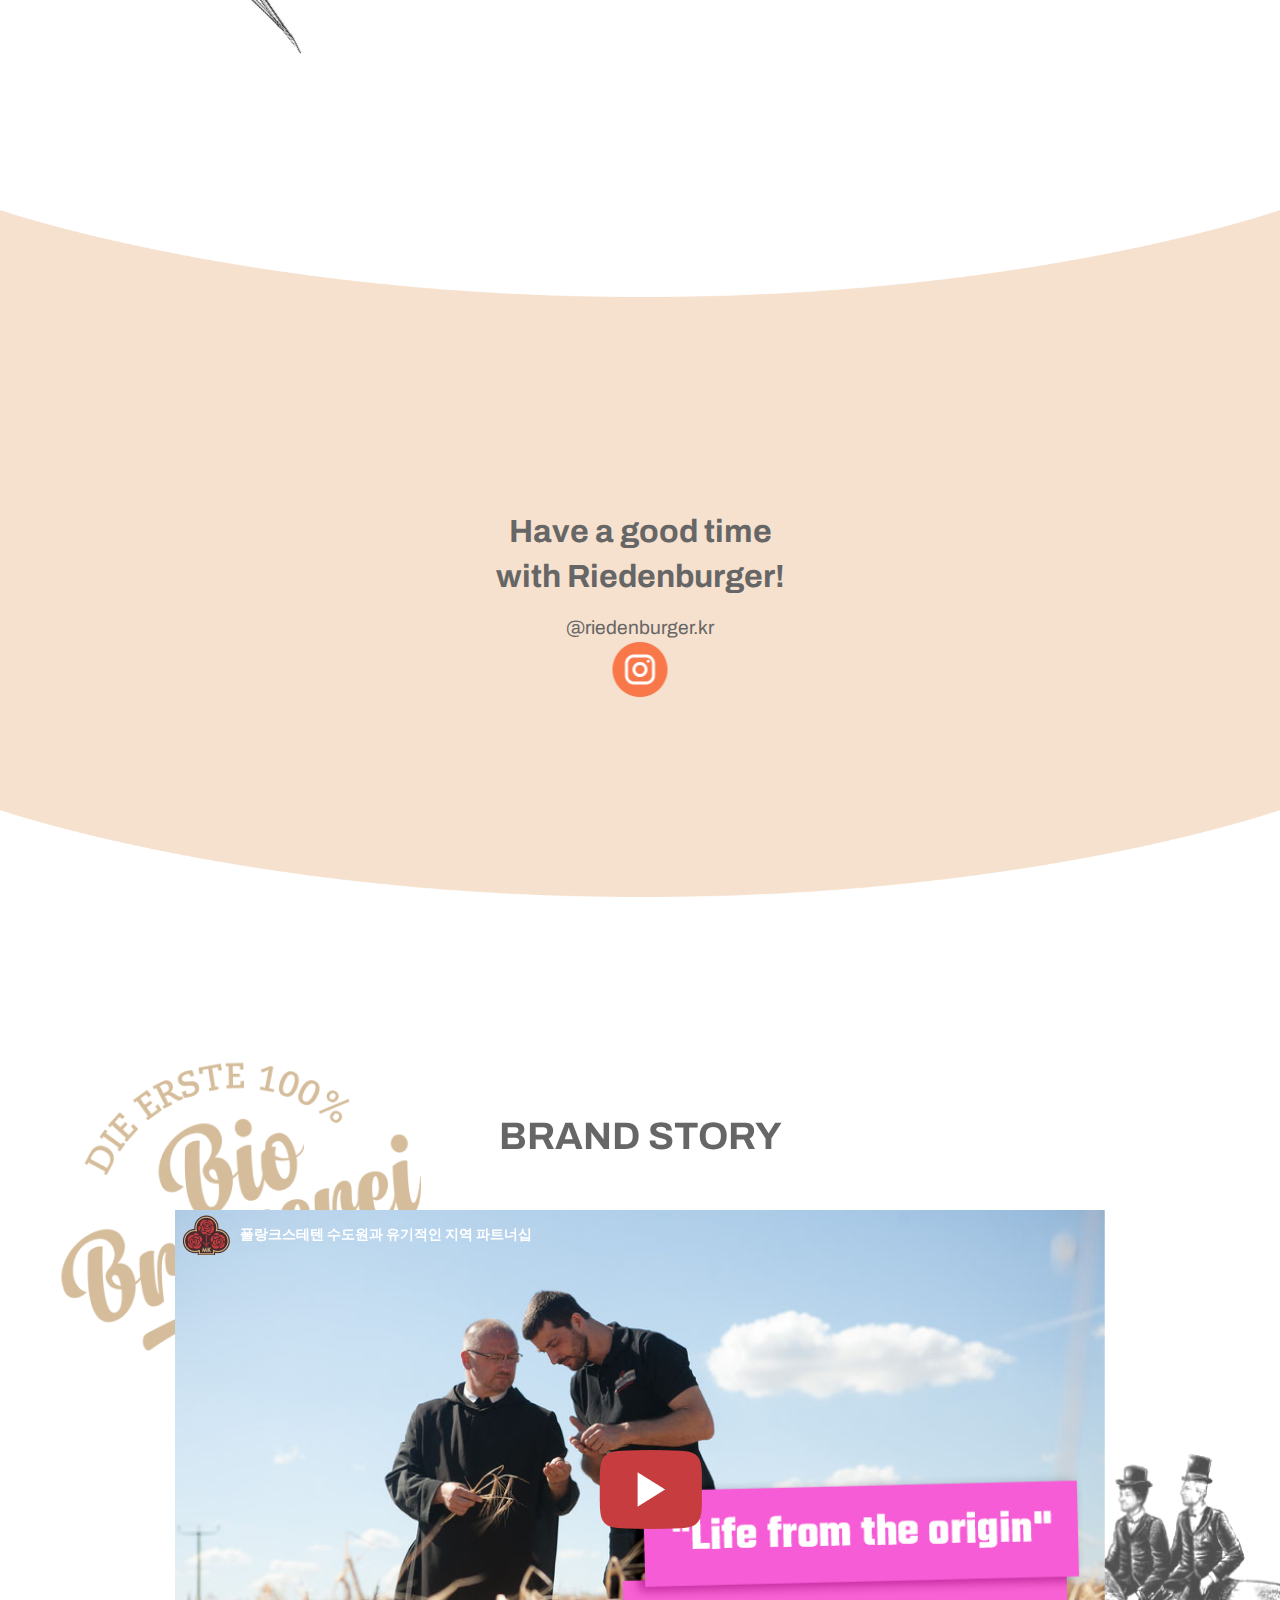
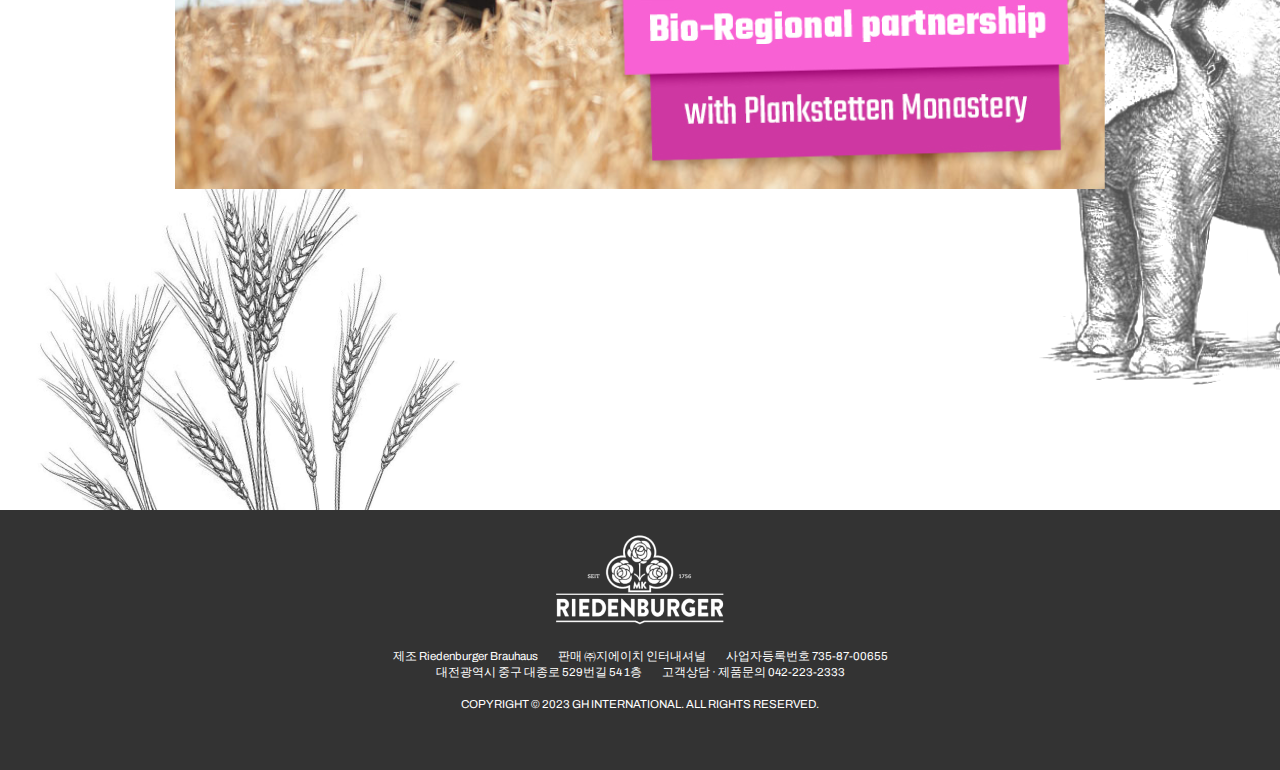
<file: riedenburger/index.html>
<!DOCTYPE html>
<html lang="en">

<head>
  <meta charset="UTF-8">
  <meta http-equiv="X-UA-Compatible" content="IE=edge">
  <meta name="viewport" content="width=device-width, initial-scale=1.0">
  <title>riedenburger</title>
  <link rel="shortcut icon" href="img/rieden.ico" type="image/x-icon">
  <link rel="icon" href="img/rieden.ico" type="image/x-icon">
  <link rel="stylesheet" href="css/reset.css">
  <link rel="stylesheet" href="css/style.css">
  <link rel="stylesheet" href="css/swiper-bundle.min.css" />
  <link rel="stylesheet" href="css/scroll1.css">
  <link rel="stylesheet" href="css/aos.css">
  <script src="js/aos.js"></script>
  <script src="js/swiper-bundle.min.js"></script>
  <script src="js/scroll1.js"></script>
  <script src="js/jquery-2.1.1.min.js"></script>
  <script src="js/jquery.easing.1.3.js"></script>
  <script src="js/jquery-ui.js"></script>
</head>

<body>
  <div class="wrap">

    <header class="header">
      <h1 class="logo">
        <img src="img/h_logo.png" alt="">
      </h1>
      <nav>
        <ul>
          <li><a href="#">About Us</a></li>
          <li><a href="#">Our Beer</a></li>
          <li><a href="#">Stores</a></li>
          <li><a href="#">Costomer</a></li>
        </ul>
      </nav>
      <div class="rnb">
        <a href="#"><span class="btn_h1">Smart Order</span></a>
        <a href="#"><span class="btn_h2">Partner Store</span></a>
      </div>

      <div class="m_btn">
        <svg viewBox="0 0 52 40" fill="#000000" xmlns="http://www.w3.org/2000/svg" width="52" height="40"
          class="css-v05ib2">
          <g transform="translate(11197 12249)">
            <rect width="52" height="4" transform="translate(-11197 -12231)"></rect>
            <rect width="52" height="4" transform="translate(-11197 -12249)"></rect>
            <rect width="52" height="4" transform="translate(-11197 -12213)"></rect>
          </g>
        </svg>
      </div>
    </header>

    <div class="gnb_open">
      <div class="btn_close">X</div>
      <ul class="open_gnb">
          <li><a href="#">About Us</a></li>
          <li><a href="#">Our Beer</a></li>
          <li><a href="#">Stores</a></li>
          <li><a href="#">Costomer</a></li>
        </ul>
        <ul class="open_gnb_btn">
          <li><a href="#">
            <span class="btn_h1">Smart Order</span></a></li>
          <li><a href="#">
            <span class="btn_h2">Partner Store</span></a></li>
        </ul>
  </div>

  <script>
  $(function(){
      $('.m_btn').click(function(){
          $('.gnb_open').addClass('on');
      });
      $('.btn_close').click(function(){
          $('.gnb_open').removeClass('on');
      });
  });
  </script>

    <section class="visual">
      <div class="rectangle">
        <img src="img/Rectangle_1920.png" alt="">
      </div>

      <!-- Swiper -->
      <div class="swiper mainSwiper">
        <div class="swiper-wrapper">
          <div class="swiper-slide">
            <div class="visual_box pic1">
              <div class="visual_txt" data-aos="fade-up" data-aos-duration="1000">
                <h2>RIEDENBURGER<br>DOLDEN BOX</h2>
                <p>최고등급 유기농 홉인 DOLDEN과 최적화된 밸런스가 느껴지는<br>귀하고 고급스러운 맥주로 다양한 개성을 맛보실 수 있습니다.</p>
                <a href="#">
                  <div class="btn">자세히 보기</div>
                </a>
              </div>
            </div>
          </div>
          <div class="swiper-slide">
            <div class="visual_box pic2">
              <div class="visual_txt" data-aos="fade-up" data-aos-duration="1000">
                <h2>EINKORN EDELBIER</h2>
                <p>아주 귀한 고대곡물 아인콘 Einkorn을 베이스로 양조한<br>
                  세계에서 몇 안되는 우아하고 고급스러운 맥주로<br>
                  바닐라 맛이나는 미식가를 위한 고품격 맥주입니다.</p>
                <a href="#">
                  <div class="btn">자세히 보기</div>
                </a>
              </div>
            </div>
          </div>
          <div class="swiper-slide">
            <div class="visual_box pic3">
              <div class="visual_txt visual_txt3" data-aos="fade-up" data-aos-duration="1000">
                <h2>ANCIENT<br>GRAIN BOX</h2>
                <p>최고등급 유기농 홉인 DOLDEN과 최적화된 밸런스가 느껴지는<br>귀하고 고급스러운 맥주로 다양한 개성을 맛보실 수 있습니다.</p>
                <a href="#">
                  <div class="btn">자세히 보기</div>
                </a>
              </div>
            </div>
          </div>
        </div>
        <div class="swiper-button-next"></div>
        <div class="swiper-button-prev"></div>
        <div class="swiper-pagination btn_up"></div>
      </div>
    </section>

    <script>
      var swiper = new Swiper(".mainSwiper", {
        slidesPerView: 1,
        spaceBetween: 0,
        loop: true,
        autoplay: {
          delay: 2500,
          disableOnInteraction: false,
        },
        pagination: {
          el: ".swiper-pagination",
          clickable: true,
        },
        navigation: {
          nextEl: ".swiper-button-next",
          prevEl: ".swiper-button-prev",
        },
      });
    </script>

    <section class="new_products clearFix">
      <h2 data-aos="fade-up" data-aos-duration="500">NEW PRODUCTS</h2>
      <div class="product_n product_n1" data-aos="fade-up" data-aos-duration="1000">
        <img src="img/pro_1.png" onmouseover="this.src='img/pro_1_c.png'" onmouseout="this.src='img/pro_1.png'" />
        <h3>ALKOHOLFREI</h3>
        <p>향나무의 고급스러운 향이 은은하게 느껴지는 조화롭고 순한 무알콜 고대 곡물 맥주</p>
        <a href="#">
          <div class="btn">제품보기</div>
        </a>
      </div>
      <div class="product_n product_n2" data-aos="fade-up" data-aos-duration="1000">
        <img src="img/pro_2.png" onmouseover="this.src='img/pro_2_c.png'" onmouseout="this.src='img/pro_2.png'" />
        <h3>DINKELMALZ</h3>
        <p>카라멜 향이 나고 아가베 시럽의 유쾌한 달콤함이 느껴지는 가벼운 거품의 짙은 호박색 여름 곡물 맥주</p>
        <a href="#">
          <div class="btn">제품보기</div>
        </a>
      </div>
      <div class="product_n product_n3" data-aos="fade-up" data-aos-duration="1000">
        <img src="img/pro_3.png" onmouseover="this.src='img/pro_3_c.png'" onmouseout="this.src='img/pro_3.png'" />
        <h3>HIRSE-BLER</h3>
        <p>단맛과 신맛 그리고 유기농 홉의 섬세한 쓴맛이 나고 미세한 거품이 느껴지는 글루텐 프리 기장 맥주</p>
        <a href="#">
          <div class="btn">제품보기</div>
        </a>
      </div>
    </section>

    <section class="best_products">
      <div class="bg_1"></div>

      <div class="swiper bnSwiper">
        <div class="swiper-wrapper">
          <div class="swiper-slide">
            <div class="product_b">
              <div class="tit_1">
                <img src="img/slide_tit_1.png" alt="">
              </div>
              <div class="tit_2" data-aos="zoom-in-right" data-aos-duration="500">
                <img src="img/emmer_1.png" alt="">
              </div>
              <div class="product_b_img">
                <img src="img/slide_photo_1.png" alt="">
              </div>
              <div class="txt" data-aos="zoom-in-left" data-aos-duration="500">
                <h3>EMMER BIER</h3>
                <p>1001 BEERS에서 “죽기전에 꼭 마셔봐야 할 맥주”로 선정한<br>EMMER BIER는 기원전 인류 최대의 고대곡물 에머(EMMER)를<br>수도사들이 직접 재배하고 양조한
                  유니크한 맛이 나는<br>리덴버거 양조장만의 귀한 시그니처 맥주입니다.</p>
                <a href="#">
                  <div class="btn">제품보기</div>
                </a>
              </div>
            </div>
          </div>
          <div class="swiper-slide">
            <div class="product_b">
              <div class="tit_1">
                <img src="img/slide_tit_2.png" alt="">
              </div>
              <div class="tit_2">
                <img src="img/emmer_2.png" alt="">
              </div>
              <div class="product_b_img">
                <img src="img/slide_photo_2.png" alt="">
              </div>
              <div class="txt">
                <h3>FEIN HOPFIG</h3>
                <p>2023 세계 유기농 식품 무역 박람회 BIOFACH에서 선보인<br>
                  ALKOHOLFREI FEIN HOPFIG는 리덴버거 신제품으로<br>
                  고급스러운 홉의 향과 새콤한 맛이 느껴지는 무알콜 맥주입니다. <br>
                  천연원료를 사용하여 훌륭한 맛에 낮은 칼로리를 보장합니다.</p>
                <a href="#">
                  <div class="btn">제품보기</div>
                </a>
              </div>
            </div>
          </div>
          <div class="swiper-slide">
            <div class="product_b">
              <div class="tit_1">
                <img src="img/slide_tit_3.png" alt="">
              </div>
              <div class="tit_2">
                <img src="img/emmer_3.png" alt="">
              </div>
              <div class="product_b_img">
                <img src="img/slide_photo_3.png" alt="">
              </div>
              <div class="txt">
                <h3>DOLDEN DARK</h3>
                <p>2021 마이닝거 국제 수제 맥주 어워드에서 금상을 수상하고<br>
                  2021 올해의 포터에 선정된 DOLDEN DARK는<br>
                  최고등급 유기농 홉 DOLDEN과 깨끗한 유기농 보리를 로스팅해<br>
                  굉장히 부드럽고 카라멜과 같은 첨가물이 없어 질리지 않습니다.</p>
                <a href="#">
                  <div class="btn">제품보기</div>
                </a>
              </div>
            </div>
          </div>
        </div>

        <div class="swiper-pagination"></div>
      </div>

      <div class="bg_2"></div>
    </section>


    <!-- Initialize Swiper -->
    <script>
      var swiper = new Swiper(".bnSwiper", {
        slidesPerView: 1,
        spaceBetween: 30,
        loop: true,
        pagination: {
          el: ".swiper-pagination",
          clickable: true,
        },
        navigation: {
          nextEl: ".swiper-button-next",
          prevEl: ".swiper-button-prev",
        },
      });
    </script>

    <!-- best_products -->
    <section class="sns">
      <div class="rectangle"><img src="img/Rectangle_1920_2.png" alt=""></div>
      <div class="sns_txt">
        <h3>Have a good time<br>with Riedenburger!</h3>
        <p>@riedenburger.kr</p>
        <a href="#" class="sns_btn"><img src="img/insta_btn.png" alt=""></a>
      </div>
      <div class="sns_photo" data-aos="fade-up" data-aos-duration="2000">
        <div class="sns_img sns_img1"></div>
        <div class="sns_img sns_img2"></div>
        <div class="sns_img sns_img3"></div>
        <div class="sns_img sns_img4"></div>
      </div>
    </section>
    <!-- sns -->
    <section class="video">
      <div class="rectangle"><img src="img/Rectangle_1920_3.png" alt=""></div>

      <div class="bg_3"></div>

      <h3>BRAND STORY</h3>
      <div class="video_img">
        <img src="img/image_video 1.png" alt="">
        <div class="video_txt">
          <img src="img/v_logo 1.png" alt="">
          <p>플랑크스테텐 수도원과 유기적인 지역 파트너십</p>
          <a href="" class="btn"><img src="img/youtube_btn.png" alt=""></a>
        </div>
      </div>

      <div class="bg_4"></div>
      <div class="bg_5"></div>

    </section>
    <!-- video -->
    <footer>
      <h6><img src="img/f_logo 1.png" alt="RIEDENBURGER"></h6>
      <p><span>제조 Riedenburger Brauhaus</span><span>판매 ㈜지에이치 인터내셔널</span>사업자등록번호 735-87-00655<br><span>대전광역시 중구 대종로
          529번길 54 1층</span>고객상담 · 제품문의 042-223-2333<br><br>COPYRIGHT © 2023 GH INTERNATIONAL. ALL RIGHTS RESERVED.</p>
    </footer>
  </div>

  <script>
    AOS.init();
  </script>

</body>

</html>
</file>
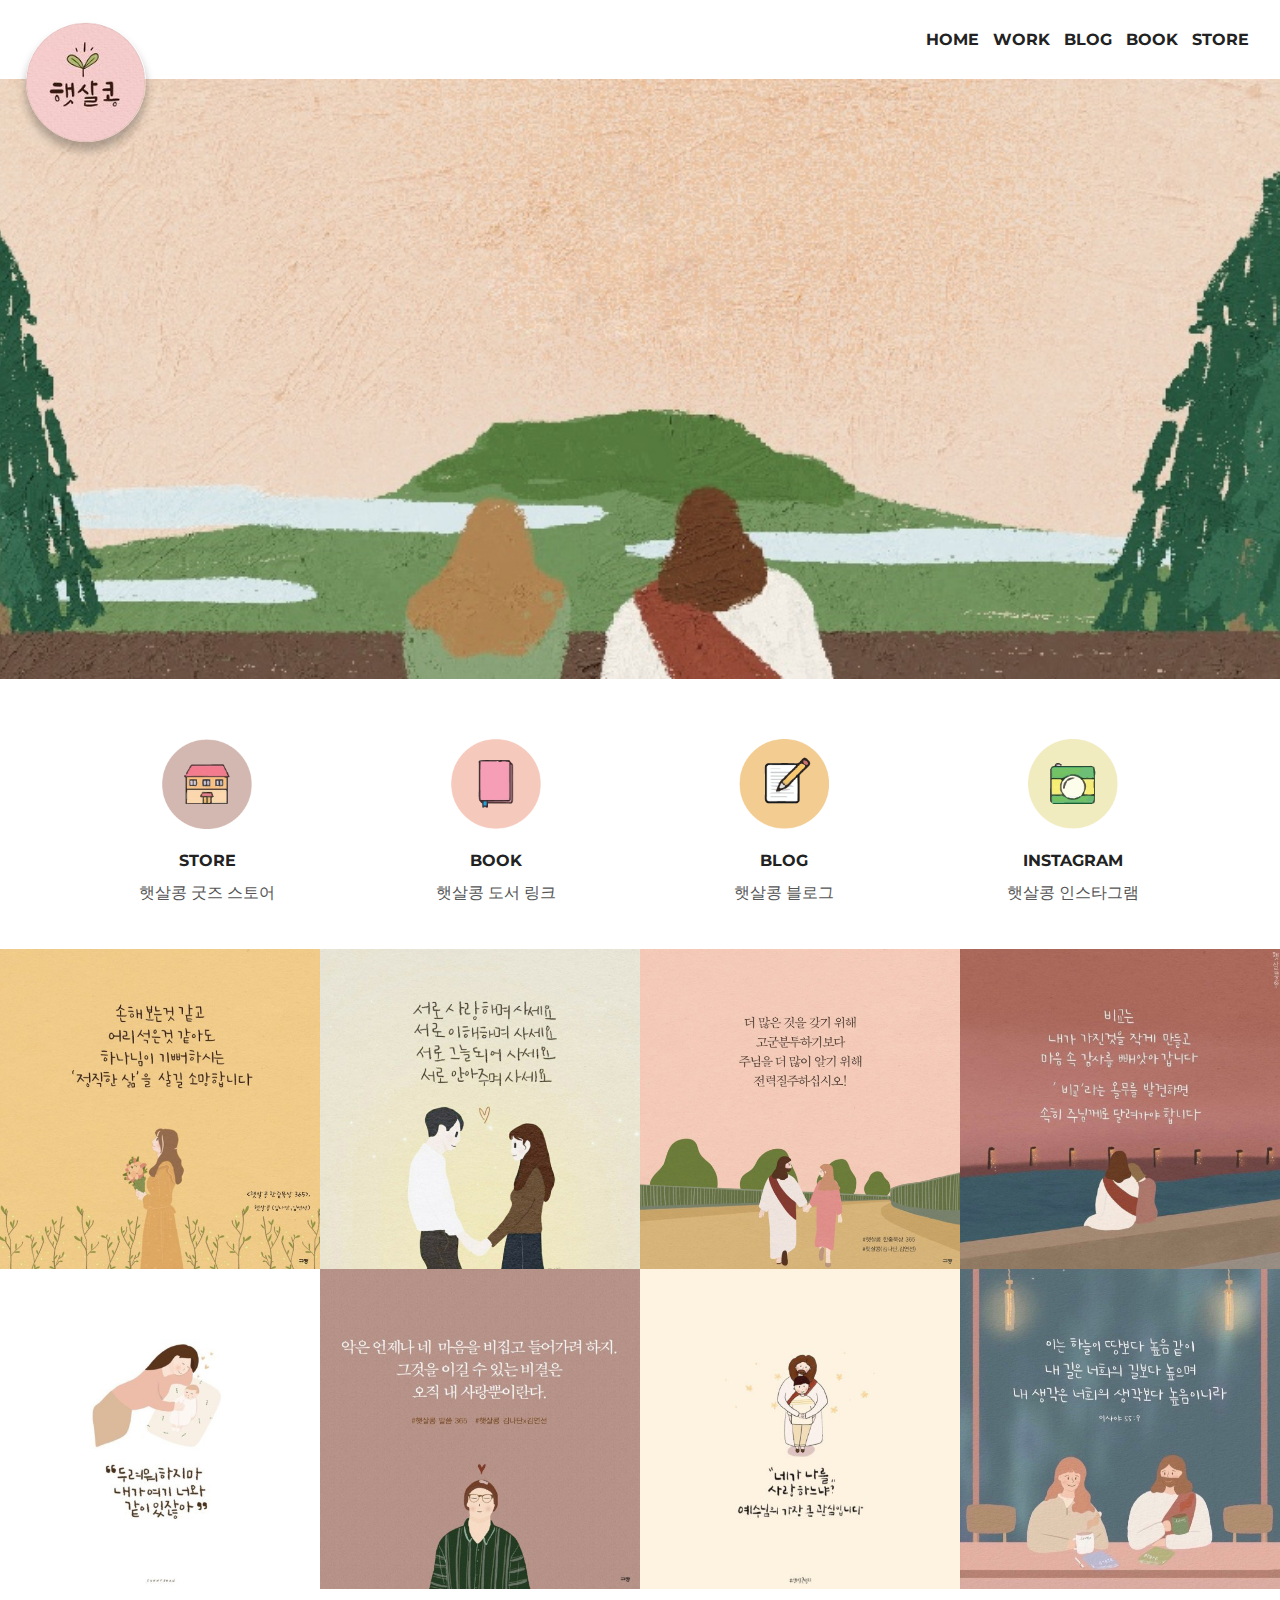
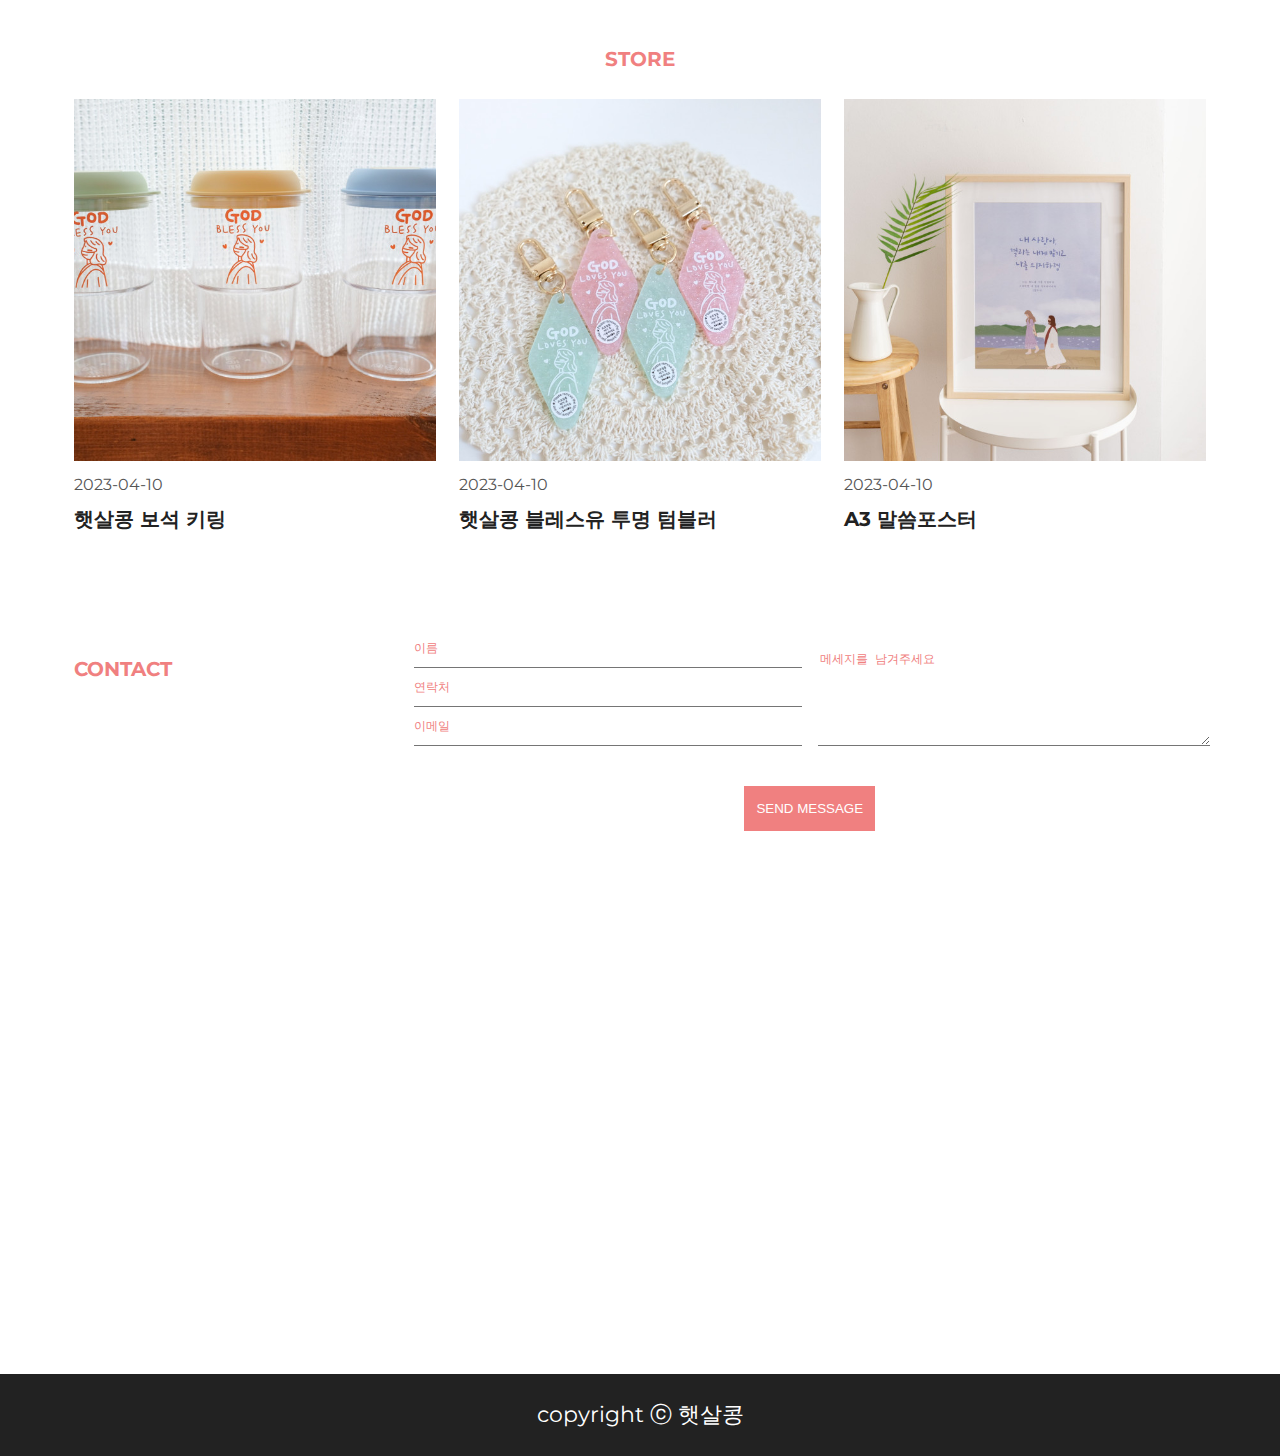
<file: sun/index.html>
<!DOCTYPE html>
<html lang="en">
<head>
    <meta charset="UTF-8">
    <meta http-equiv="X-UA-Compatible" content="IE=edge">
    <meta name="viewport" content="width=device-width, initial-scale=1.0">
    <title>햇살콩</title>
    <link rel="shortcut icon" href="images/p-images/sun.ico" type="image/x-icon">
    <link rel="icon" href="images/p-images/sun.ico" type="image/x-icon">
    <link rel="stylesheet" href="css/reset.css">
    <link rel="stylesheet" href="css/common.css">
    <link rel="stylesheet" href="css/style.css">
</head> 
<body>
    <div class="wrap">
        <header id="header" class="clearFix">
            <h1 class="logo"><a href="index.html">
                <img src="images/p-images/logo.png" alt="">
                </a></h1>
            <nav id="gnb">
                <ul>
                    <li><a href="#">HOME</a></li>
                    <li><a href="#">WORK</a></li>
                    <li><a href="#">BLOG</a></li>
                    <li><a href="#">BOOK</a></li>
                    <li class="mr0"><a href="#">STORE</a></li>
                </ul>
            </nav>
            <span class="mbtn_toggle">
                <span></span><span></span><span></span>
            </span>
        </header>
        <figure id="figure"></figure>
        <div class="contentWrap">
            <section class="weAre_section">
                <div class="contain">
                    <!-- <div class="top_w clearFix">
                        <h2 class="sec_tit">일러스트레이터미네이터<br> keykney(키크니)</h2>
                        <p class="desc">일단은 해보겠지만 안되면 안 해보겠습니닷. 외주문의는 메일로 부탁드립니닷.<br>
                        메일주소 : jsclubkkc00@naver.com</p>
                    </div> -->
                    <div class="icon_w">
                        <ul class="icon_list clearFix">
                            <li>
                                <a href="#">
                                    <img src="images/s-images/icon1.png" alt="">
                                    <h3>STORE</h3>
                                    <p>햇살콩 굿즈 스토어</p>
                                </a>
                            </li>
                            <li>
                                <a href="#">
                                    <img src="images/s-images/icon2.png" alt="">
                                    <h3>BOOK</h3>
                                    <p>햇살콩 도서 링크</p>
                                </a>
                            </li>
                            <li>
                                <a href="#">
                                    <img src="images/s-images/icon3.png" alt="">
                                    <h3>BLOG</h3>
                                    <p>햇살콩 블로그</p>
                                </a>
                            </li>
                            <li class="mr0">
                                <a href="#">
                                    <img src="images/s-images/icon4.png" alt="">
                                    <h3>INSTAGRAM</h3>
                                    <p>햇살콩 인스타그램</p>
                                </a>
                            </li>
                        </ul>
                    </div>
                </div>
            </section>
            <!-- <hr class="divider"> -->
            <section class="work_section">
                <!-- <h2 class="sec_tit contain">WORK</h2> -->
                <ul class="work_list clearFix">
                    <li>
                        <a href="#">
                            <div class="info">
                                <h3>정직한삶</h3>
                                <span>햇살콩</span>
                            </div>
                            <img src="images/p-images/w1.jpg" alt="">
                        </a>
                    </li>
                    <li>
                        <a href="#">
                            <div class="info">
                                <h3>두려워하지마</h3>
                                <span>햇살콩</span>
                            </div>
                            <img src="images/p-images/w2.jpg" alt="">
                        </a>
                    </li>
                    <li>
                        <a href="#">
                            <div class="info">
                                <h3>서로사랑하며</h3>
                                <span>햇살콩</span>
                            </div>
                            <img src="images/p-images/w5.jpg" alt="">
                        </a>
                    </li>
                    <li>
                        <a href="#">
                            <div class="info">
                                <h3>비교</h3>
                                <span>햇살콩</span>
                            </div>
                            <img src="images/p-images/w3.jpg" alt="">
                        </a>
                    </li>
                    <li>
                        <a href="#">
                            <div class="info">
                                <h3>전력질주</h3>
                                <span>햇살콩</span>
                            </div>
                            <img src="images/p-images/w4.jpg" alt="">
                        </a>
                    </li>
                    <li>
                        <a href="#">
                            <div class="info">
                                <h3>사랑뿐이란다</h3>
                                <span>햇살콩</span>
                            </div>
                            <img src="images/p-images/w7.jpg" alt="">
                        </a>
                    </li>
                    <li>
                        <a href="#">
                            <div class="info">
                                <h3>나를 사랑하느냐</h3>
                                <span>햇살콩</span>
                            </div>
                            <img src="images/p-images/w6.jpg" alt="">
                        </a>
                    </li>
                    <li>
                        <a href="#">
                            <div class="info">
                                <h3>하늘이 땅보다 높음같이</h3>
                                <span>햇살콩</span>
                            </div>
                            <img src="images/p-images/w8.jpg" alt="">
                        </a>
                    </li>
                </ul>
            </section>
            <section class="blog_section">
                <div class="contain">
                    <h2 class="sec_tit">STORE</h2>
                    <ul class="blog_list clearFix">
                        <li>
                            <a href="#"><img src="images/p-images/s1.png" alt=""></a>
                            <span class="titme">2023-04-10</span>
                           <h3><a href="#">햇살콩 보석 키링</a></h3>
                        </li>
                        <li>
                            <a href="#"><img src="images/p-images/s2.png" alt=""></a>
                            <span class="titme">2023-04-10</span>
                           <h3><a href="#">햇살콩 블레스유 투명 텀블러</a></h3>
                        </li>
                        <li class="mr0">
                            <a href="#"><img src="images/p-images/s3.png" alt=""></a>
                            <span class="titme">2023-04-10</span>
                           <h3><a href="#">A3 말씀포스터</a></h3>
                        </li>
                    
                    </ul>
                </div><!-- contain -->
            </section>
            <section class="contact_section">
                <div class="contain clearFix">
                    <h2 class="sec_tit">CONTACT</h2>
                    <div class="form_box">
                        <form action="" class="clearFix">
                            <div class="inputWrap">
                                <input type="text" placeholder="이름">
                                <input type="tel" placeholder="연락처">
                                <input type="email" placeholder="이메일">
                            </div>
                            <div class="textArea">
                                <textarea placeholder="메세지를 남겨주세요" cols="30" rows="10"></textarea>
                            </div>
                        </form>
                        <div class="btn_wrap">
                            <button>SEND MESSAGE</button>
                        </div>
                    </div>
                </div><!-- contain -->
            </section>
            <section class="map_section">
                <iframe src="https://www.google.com/maps/embed?pb=!1m18!1m12!1m3!1d4367.776951237369!2d126.77117621592686!3d37.65817547978084!2m3!1f0!2f0!3f0!3m2!1i1024!2i768!4f13.1!3m3!1m2!1s0x357c854fc8e026e9%3A0x7c7a151677f481bf!2z7ZWY7J2066-465SU7Ja07Lu07ZOo7YSw65SU7J6Q7J247ZWZ7JuQKOydvOyCsOygkCk!5e1!3m2!1sko!2skr!4v1681090466045!5m2!1sko!2skr" width="600" height="450" style="border:0;" allowfullscreen="" loading="lazy" referrerpolicy="no-referrer-when-downgrade"></iframe>
            </section>
        </div><!-- contentWrap -->
        <footer id="footer">
            <p>copyright ⓒ 햇살콩 </p>
        </footer>
    </div><!-- wrap -->
</body>
</html>
</file>
<file: minimal/css/xeicon.css>
/*!
*  XEIcon 2.3.0 by @NAVER - http://xpressengine.github.io/XEIcon/ - @XEIcon
*  License - http://xpressengine.github.io/XEIcon/license.html (Font: SIL OFL 1.1, CSS: MIT License)
*/

@font-face {
  font-family: 'xeicon';
  src:  url("./xeicon.woff2") format("woff2"), url("./xeicon.woff") format("woff");
  font-weight: normal;
  font-style: normal;
}

i {
  /* use !important to prevent issues with browser extensions that change fonts */
  font-family: 'xeicon' !important;
  speak: none;
  font-style: normal;
  font-weight: normal;
  font-variant: normal;
  text-transform: none;
  line-height: 1;
  /* Better Font Rendering =========== */
  -webkit-font-smoothing: antialiased;
  -moz-osx-font-smoothing: grayscale;
}

.xi-home:before {
  content: "\e900";
}

.xi-home-o:before {
  content: "\e902";
}

.xi-bars:before {
  content: "\e91c";
}

.xi-hamburger-back:before {
  content: "\eb46";
}

.xi-hamburger-out:before {
  content: "\eb45";
}

.xi-apps:before {
  content: "\e903";
}

.xi-ellipsis-h:before {
  content: "\e94a";
}

.xi-ellipsis-v:before {
  content: "\e949";
}

.xi-drag-vertical:before {
  content: "\e996";
}

.xi-drag-handle:before {
  content: "\e960";
}

.xi-arrow-top:before {
  content: "\e912";
}

.xi-arrow-bottom:before {
  content: "\e904";
}

.xi-arrow-left:before {
  content: "\e906";
}

.xi-arrow-right:before {
  content: "\e907";
}

.xi-arrow-up:before {
  content: "\e915";
}

.xi-arrow-down:before {
  content: "\e905";
}

.xi-long-arrow-left:before {
  content: "\e908";
}

.xi-long-arrow-right:before {
  content: "\e90b";
}

.xi-long-arrow-up:before {
  content: "\e909";
}

.xi-long-arrow-down:before {
  content: "\e90a";
}

.xi-angle-left:before {
  content: "\e93b";
}

.xi-angle-left-min:before {
  content: "\e93c";
}

.xi-angle-left-thin:before {
  content: "\e93d";
}

.xi-angle-right:before {
  content: "\e93e";
}

.xi-angle-right-min:before {
  content: "\e93f";
}

.xi-angle-right-thin:before {
  content: "\e940";
}

.xi-angle-up:before {
  content: "\e944";
}

.xi-angle-up-min:before {
  content: "\e945";
}

.xi-angle-up-thin:before {
  content: "\e946";
}

.xi-angle-down:before {
  content: "\e941";
}

.xi-angle-down-min:before {
  content: "\e942";
}

.xi-angle-down-thin:before {
  content: "\e943";
}

.xi-caret-up:before {
  content: "\e92f";
}

.xi-caret-up-min:before {
  content: "\e930";
}

.xi-caret-down:before {
  content: "\e935";
}

.xi-caret-down-min:before {
  content: "\e936";
}

.xi-caret-up-circle:before {
  content: "\e931";
}

.xi-caret-up-circle-o:before {
  content: "\e932";
}

.xi-caret-down-circle:before {
  content: "\e937";
}

.xi-caret-down-circle-o:before {
  content: "\e938";
}

.xi-caret-up-square:before {
  content: "\e933";
}

.xi-caret-up-square-o:before {
  content: "\e934";
}

.xi-caret-down-square:before {
  content: "\e939";
}

.xi-caret-down-square-o:before {
  content: "\e93a";
}

.xi-arrows-h:before {
  content: "\e90e";
}

.xi-arrows-v:before {
  content: "\e90f";
}

.xi-expand:before {
  content: "\e910";
}

.xi-compress:before {
  content: "\e911";
}

.xi-arrows:before {
  content: "\e90c";
}

.xi-arrows-alt:before {
  content: "\e90d";
}

.xi-compare-arrows:before {
  content: "\e947";
}

.xi-scroll:before {
  content: "\e94b";
}

.xi-dashboard:before {
  content: "\e948";
}

.xi-dashboard-o:before {
  content: "\e95e";
}

.xi-refresh:before {
  content: "\e973";
}

.xi-catched:before {
  content: "\e923";
}

.xi-renew:before {
  content: "\e977";
}

.xi-sync:before {
  content: "\e982";
}

.xi-eye:before {
  content: "\e951";
}

.xi-eye-o:before {
  content: "\e950";
}

.xi-eye-off:before {
  content: "\e953";
}

.xi-eye-slash:before {
  content: "\e953";
}

.xi-eye-off-o:before {
  content: "\e952";
}

.xi-eye-slash2:before {
  content: "\e952";
}

.xi-lock:before {
  content: "\e964";
}

.xi-lock-o:before {
  content: "\e966";
}

.xi-unlock:before {
  content: "\e965";
}

.xi-unlock-o:before {
  content: "\e967";
}

.xi-trash:before {
  content: "\e96e";
}

.xi-trash-o:before {
  content: "\e96f";
}

.xi-flag:before {
  content: "\e961";
}

.xi-flag-o:before {
  content: "\e962";
}

.xi-expand-square:before {
  content: "\e954";
}

.xi-compress-square:before {
  content: "\e955";
}

.xi-log-in:before {
  content: "\e963";
}

.xi-log-out:before {
  content: "\e972";
}

.xi-search:before {
  content: "\e97a";
}

.xi-magnifier:before {
  content: "\e97a";
}

.xi-zoom-in:before {
  content: "\e97b";
}

.xi-magnifier-expand:before {
  content: "\e97b";
}

.xi-zoom-out:before {
  content: "\e97c";
}

.xi-magnifier-reduce:before {
  content: "\e97c";
}

.xi-subdirectory:before {
  content: "\e97e";
}

.xi-subdirectory-arrow:before {
  content: "\e981";
}

.xi-external-link:before {
  content: "\e980";
}

.xi-cog:before {
  content: "\e986";
}

.xi-view-array:before {
  content: "\e983";
}

.xi-view-carousel:before {
  content: "\e984";
}

.xi-view-column:before {
  content: "\e985";
}

.xi-view-day:before {
  content: "\e98d";
}

.xi-view-list:before {
  content: "\e993";
}

.xi-view-module:before {
  content: "\e997";
}

.xi-view-stream:before {
  content: "\e99a";
}

.xi-wrench:before {
  content: "\e99b";
}

.xi-filter:before {
  content: "\e9d9";
}

.xi-funnel:before {
  content: "\e9d9";
}

.xi-plus:before {
  content: "\e913";
}

.xi-plus-min:before {
  content: "\e914";
}

.xi-plus-thin:before {
  content: "\e9c5";
}

.xi-minus:before {
  content: "\e91a";
}

.xi-minus-min:before {
  content: "\e91b";
}

.xi-minus-thin:before {
  content: "\e9c1";
}

.xi-close:before {
  content: "\e921";
}

.xi-close-min:before {
  content: "\e922";
}

.xi-close-thin:before {
  content: "\e9af";
}

.xi-check:before {
  content: "\e928";
}

.xi-check-min:before {
  content: "\e929";
}

.xi-check-thin:before {
  content: "\e92a";
}

.xi-plus-circle:before {
  content: "\e916";
}

.xi-plus-circle-o:before {
  content: "\e917";
}

.xi-minus-circle:before {
  content: "\e91d";
}

.xi-minus-circle-o:before {
  content: "\e91e";
}

.xi-close-circle:before {
  content: "\e924";
}

.xi-close-circle-o:before {
  content: "\e925";
}

.xi-check-circle:before {
  content: "\e92b";
}

.xi-check-circle-o:before {
  content: "\e92c";
}

.xi-plus-square:before {
  content: "\e918";
}

.xi-plus-square-o:before {
  content: "\e919";
}

.xi-minus-square:before {
  content: "\e91f";
}

.xi-minus-square-o:before {
  content: "\e920";
}

.xi-close-square:before {
  content: "\e926";
}

.xi-close-square-o:before {
  content: "\e927";
}

.xi-check-square:before {
  content: "\e92d";
}

.xi-check-box:before {
  content: "\e92d";
}

.xi-checkbox-blank:before {
  content: "\ea0e";
}

.xi-check-square-o:before {
  content: "\e92e";
}

.xi-checkbox-checked:before {
  content: "\e92e";
}

.xi-radiobox-blank:before {
  content: "\e9c6";
}

.xi-radiobox-checked:before {
  content: "\e9c7";
}

.xi-cut:before {
  content: "\e9b0";
}

.xi-label:before {
  content: "\e9b1";
}

.xi-label-o:before {
  content: "\e9b2";
}

.xi-library-add:before {
  content: "\e9b3";
}

.xi-library-bookmark:before {
  content: "\e9b4";
}

.xi-tagged-book:before {
  content: "\e9b4";
}

.xi-save:before {
  content: "\e9b9";
}

.xi-lightbulb:before {
  content: "\e9be";
}

.xi-idea:before {
  content: "\e9be";
}

.xi-lightbulb-o:before {
  content: "\e9bf";
}

.xi-link:before {
  content: "\e9c0";
}

.xi-package:before {
  content: "\e9c2";
}

.xi-archive:before {
  content: "\e9c2";
}

.xi-pen:before {
  content: "\e9c3";
}

.xi-pen-o:before {
  content: "\e9c4";
}

.xi-undo:before {
  content: "\e9d2";
}

.xi-redo:before {
  content: "\e9c8";
}

.xi-switch-off:before {
  content: "\e9c9";
}

.xi-switch-on:before {
  content: "\e9ca";
}

.xi-toggle-off:before {
  content: "\e9cb";
}

.xi-toggle-on:before {
  content: "\e9cd";
}

.xi-bookmark:before {
  content: "\ea1c";
}

.xi-bookmark-o:before {
  content: "\ea1d";
}

.xi-tag:before {
  content: "\ea36";
}

.xi-tags:before {
  content: "\ea37";
}

.xi-mail:before {
  content: "\ea06";
}

.xi-envelope:before {
  content: "\ea06";
}

.xi-social-email:before {
  content: "\ea06";
}

.xi-mail-o:before {
  content: "\ea07";
}

.xi-mail-read:before {
  content: "\ea08";
}

.xi-envelope-open:before {
  content: "\ea08";
}

.xi-mail-read-o:before {
  content: "\ea09";
}

.xi-send:before {
  content: "\ea0b";
}

.xi-paper-plane:before {
  content: "\ea0b";
}

.xi-reply:before {
  content: "\ea0d";
}

.xi-reply-all:before {
  content: "\ea0c";
}

.xi-share:before {
  content: "\e9fa";
}

.xi-share-l:before {
  content: "\e9fa";
}

.xi-share-alt:before {
  content: "\e9e9";
}

.xi-share-alt-o:before {
  content: "\e9ea";
}

.xi-call:before {
  content: "\e9d3";
}

.xi-phone:before {
  content: "\e9d3";
}

.xi-call-outgoing:before {
  content: "\e9d4";
}

.xi-call-incoming:before {
  content: "\e9d6";
}

.xi-call-reception:before {
  content: "\e9d6";
}

.xi-call-missed:before {
  content: "\e9d5";
}

.xi-comment:before {
  content: "\e9d7";
}

.xi-comment-o:before {
  content: "\e9d8";
}

.xi-forum:before {
  content: "\e9f0";
}

.xi-comments:before {
  content: "\e9f0";
}

.xi-forum-o:before {
  content: "\e9f1";
}

.xi-video-call:before {
  content: "\ea18";
}

.xi-xi-film:before {
  content: "\ea18";
}

.xi-voicemail:before {
  content: "\ea19";
}

.xi-note:before {
  content: "\ea1a";
}

.xi-note-o:before {
  content: "\ea1b";
}

.xi-at:before {
  content: "\ea0a";
}

.xi-message:before {
  content: "\ea14";
}

.xi-message-o:before {
  content: "\ea15";
}

.xi-speech:before {
  content: "\ea12";
}

.xi-speech-o:before {
  content: "\ea13";
}

.xi-user-address:before {
  content: "\e9f4";
}

.xi-profile:before {
  content: "\e9f2";
}

.xi-user-circle:before {
  content: "\e9f2";
}

.xi-profile-o:before {
  content: "\ea2a";
}

.xi-user:before {
  content: "\e9f3";
}

.xi-users:before {
  content: "\e9f9";
}

.xi-group:before {
  content: "\ea2e";
}

.xi-community:before {
  content: "\ea2e";
}

.xi-user-plus:before {
  content: "\e9f7";
}

.xi-users-plus:before {
  content: "\ea17";
}

.xi-user-o:before {
  content: "\e9f5";
}

.xi-users-o:before {
  content: "\ea04";
}

.xi-user-plus-o:before {
  content: "\e9f8";
}

.xi-star:before {
  content: "\ea0f";
}

.xi-star-o:before {
  content: "\ea16";
}

.xi-heart:before {
  content: "\ea10";
}

.xi-heart-o:before {
  content: "\ea11";
}

.xi-thumbs-up:before {
  content: "\ea28";
}

.xi-thumbs-down:before {
  content: "\ea29";
}

.xi-crown:before {
  content: "\e9da";
}

.xi-trophy:before {
  content: "\ea38";
}

.xi-emoticon-happy:before {
  content: "\e9dd";
}

.xi-happy-face:before {
  content: "\e9dd";
}

.xi-emoticon-happy-o:before {
  content: "\e9ed";
}

.xi-emoticon-smiley:before {
  content: "\e9e4";
}

.xi-smiley-face:before {
  content: "\e9e4";
}

.xi-emoticon-smiley-o:before {
  content: "\e9e6";
}

.xi-emoticon-neutral:before {
  content: "\e9eb";
}

.xi-neutral-face:before {
  content: "\e9eb";
}

.xi-emoticon-neutral-o:before {
  content: "\e9ec";
}

.xi-emoticon-bad:before {
  content: "\e9de";
}

.xi-emoticon-bad-o:before {
  content: "\e9df";
}

.xi-emoticon-sad:before {
  content: "\e9ee";
}

.xi-sad-face:before {
  content: "\e9ee";
}

.xi-emoticon-sad-o:before {
  content: "\e9ef";
}

.xi-emoticon-devil:before {
  content: "\e9e2";
}

.xi-angry-face:before {
  content: "\e9e2";
}

.xi-emoticon-devil-o:before {
  content: "\e9e3";
}

.xi-emoticon-cool:before {
  content: "\e9e0";
}

.xi-emoticon-cool-o:before {
  content: "\e9e1";
}

.xi-bell:before {
  content: "\e99c";
}

.xi-bell-o:before {
  content: "\e99d";
}

.xi-bell-off:before {
  content: "\e99e";
}

.xi-bell-slash:before {
  content: "\e99e";
}

.xi-bell-off-o:before {
  content: "\e99f";
}

.xi-alarm:before {
  content: "\ea1e";
}

.xi-alarm-o:before {
  content: "\ea1f";
}

.xi-alarm-off:before {
  content: "\ea20";
}

.xi-time:before {
  content: "\ea2b";
}

.xi-time-o:before {
  content: "\ea2c";
}

.xi-snooze:before {
  content: "\ea27";
}

.xi-calendar:before {
  content: "\e9a0";
}

.xi-calendar-add:before {
  content: "\e9a1";
}

.xi-calendar-remove:before {
  content: "\e9a2";
}

.xi-calendar-cancle:before {
  content: "\e9a3";
}

.xi-calendar-check:before {
  content: "\e9a4";
}

.xi-calendar-list:before {
  content: "\e9a5";
}

.xi-new:before {
  content: "\e9a8";
}

.xi-new-o:before {
  content: "\e9a9";
}

.xi-info:before {
  content: "\e9a6";
}

.xi-information-circle:before {
  content: "\e9a6";
}

.xi-info-o:before {
  content: "\e9a7";
}

.xi-help:before {
  content: "\e9ad";
}

.xi-unknown-circle:before {
  content: "\e9ad";
}

.xi-help-o:before {
  content: "\e9ac";
}

.xi-error:before {
  content: "\e9aa";
}

.xi-error-o:before {
  content: "\e9ab";
}

.xi-ban:before {
  content: "\e9ae";
}

.xi-slash-circle:before {
  content: "\e9ae";
}

.xi-warning:before {
  content: "\ea2d";
}

.xi-hand-paper:before {
  content: "\ea21";
}

.xi-key:before {
  content: "\ea22";
}

.xi-security:before {
  content: "\ea24";
}

.xi-shield:before {
  content: "\ea24";
}

.xi-shield-checked:before {
  content: "\ea25";
}

.xi-check-shield:before {
  content: "\ea25";
}

.xi-shield-checked-o:before {
  content: "\ea26";
}

.xi-align-justify:before {
  content: "\e956";
}

.xi-align-left:before {
  content: "\e957";
}

.xi-align-center:before {
  content: "\e958";
}

.xi-align-right:before {
  content: "\e959";
}

.xi-indent:before {
  content: "\e95a";
}

.xi-dedent:before {
  content: "\e95b";
}

.xi-list-dot:before {
  content: "\e95c";
}

.xi-list-ul:before {
  content: "\e95c";
}

.xi-list-square:before {
  content: "\e95d";
}

.xi-list-ul-square:before {
  content: "\e95d";
}

.xi-list-number:before {
  content: "\ea6b";
}

.xi-list-ol:before {
  content: "\ea6b";
}

.xi-list:before {
  content: "\e95f";
}

.xi-list-ul-l:before {
  content: "\e95f";
}

.xi-paragraph:before {
  content: "\e968";
}

.xi-bold:before {
  content: "\e96a";
}

.xi-italic:before {
  content: "\e96c";
}

.xi-strikethrough:before {
  content: "\e969";
}

.xi-underline:before {
  content: "\e96b";
}

.xi-caps:before {
  content: "\e96d";
}

.xi-text-size:before {
  content: "\eaba";
}

.xi-text-type:before {
  content: "\e97f";
}

.xi-type:before {
  content: "\e97f";
}

.xi-spellcheck:before {
  content: "\eaa9";
}

.xi-translate:before {
  content: "\eabc";
}

.xi-line-height:before {
  content: "\e976";
}

.xi-lineheight:before {
  content: "\e976";
}

.xi-font:before {
  content: "\ea63";
}

.xi-text-format:before {
  content: "\eab9";
}

.xi-text-color:before {
  content: "\eaaa";
}

.xi-color-fill:before {
  content: "\ea5e";
}

.xi-color-helper:before {
  content: "\ea5f";
}

.xi-scissors:before {
  content: "\e994";
}

.xi-document:before {
  content: "\e998";
}

.xi-form:before {
  content: "\e998";
}

.xi-palette:before {
  content: "\e995";
}

.xi-color:before {
  content: "\e995";
}

.xi-color-dropper:before {
  content: "\e97d";
}

.xi-eye-dropper:before {
  content: "\e97d";
}

.xi-eraser:before {
  content: "\e970";
}

.xi-eraser-o:before {
  content: "\e971";
}

.xi-sort-asc:before {
  content: "\e974";
}

.xi-lineheight-plus:before {
  content: "\e974";
}

.xi-sort-desc:before {
  content: "\e975";
}

.xi-lineheight-minus:before {
  content: "\e975";
}

.xi-rotate-right:before {
  content: "\e978";
}

.xi-rotate-left:before {
  content: "\e979";
}

.xi-layout:before {
  content: "\e988";
}

.xi-layout-top:before {
  content: "\e988";
}

.xi-layout-o:before {
  content: "\e98e";
}

.xi-layout-full:before {
  content: "\e989";
}

.xi-layout-full-o:before {
  content: "\e98f";
}

.xi-layout-snb:before {
  content: "\e98a";
}

.xi-layout-top-left:before {
  content: "\e98a";
}

.xi-layout-snb-o:before {
  content: "\e990";
}

.xi-layout-aside:before {
  content: "\e98b";
}

.xi-layout-top-right:before {
  content: "\e98b";
}

.xi-layout-aside-o:before {
  content: "\e991";
}

.xi-layout-column:before {
  content: "\e98c";
}

.xi-layout-top-three:before {
  content: "\e98c";
}

.xi-layout-column-o:before {
  content: "\e992";
}

.xi-crop:before {
  content: "\e999";
}

.xi-border-color:before {
  content: "\ea39";
}

.xi-line-style:before {
  content: "\ea66";
}

.xi-line-weight:before {
  content: "\ea67";
}

.xi-border-all:before {
  content: "\e987";
}

.xi-border-bottom:before {
  content: "\ea32";
}

.xi-border-clear:before {
  content: "\ea33";
}

.xi-border-horizontal:before {
  content: "\ea45";
}

.xi-border-inner:before {
  content: "\ea46";
}

.xi-border-left:before {
  content: "\ea49";
}

.xi-border-outer:before {
  content: "\ea4f";
}

.xi-border-right:before {
  content: "\ea51";
}

.xi-border-style:before {
  content: "\ea52";
}

.xi-border-top:before {
  content: "\ea54";
}

.xi-border-vertical:before {
  content: "\ea5c";
}

.xi-valign-top:before {
  content: "\eabf";
}

.xi-valign-bottom:before {
  content: "\eabd";
}

.xi-valign-center:before {
  content: "\eabe";
}

.xi-code:before {
  content: "\ea5d";
}

.xi-emoticon:before {
  content: "\ea62";
}

.xi-emoji:before {
  content: "\ea62";
}

.xi-face:before {
  content: "\ea62";
}

.xi-link-insert:before {
  content: "\ea6a";
}

.xi-link-l:before {
  content: "\ea6a";
}

.xi-link-broken:before {
  content: "\ea68";
}

.xi-unlink:before {
  content: "\ea68";
}

.xi-omega:before {
  content: "\ea6c";
}

.xi-opacity:before {
  content: "\ea6d";
}

.xi-overscan:before {
  content: "\ea78";
}

.xi-paperclip:before {
  content: "\ea7f";
}

.xi-transform:before {
  content: "\eabb";
}

.xi-power-off:before {
  content: "\e94c";
}

.xi-esc:before {
  content: "\e94f";
}

.xi-command:before {
  content: "\e94e";
}

.xi-alt:before {
  content: "\e94d";
}

.xi-tab:before {
  content: "\eaf8";
}

.xi-backspace:before {
  content: "\eac4";
}

.xi-capslock:before {
  content: "\ead6";
}

.xi-watch:before {
  content: "\e9b5";
}

.xi-mouse:before {
  content: "\e9b6";
}

.xi-sdcard:before {
  content: "\e9b7";
}

.xi-usb-drive:before {
  content: "\e9b8";
}

.xi-diskette:before {
  content: "\e9ba";
}

.xi-print:before {
  content: "\e9bb";
}

.xi-social-print:before {
  content: "\e9bb";
}

.xi-fax:before {
  content: "\e9bc";
}

.xi-webcam:before {
  content: "\e9cc";
}

.xi-projector:before {
  content: "\e9ce";
}

.xi-presentation:before {
  content: "\e9cf";
}

.xi-plug:before {
  content: "\e9d0";
}

.xi-speaker:before {
  content: "\ea60";
}

.xi-airplay:before {
  content: "\eac0";
}

.xi-alarm-clock:before {
  content: "\eac1";
}

.xi-alarm-clock-o:before {
  content: "\eac2";
}

.xi-alarm-clock-off:before {
  content: "\eac3";
}

.xi-battery:before {
  content: "\eac5";
}

.xi-battery-full:before {
  content: "\eac5";
}

.xi-battery-o:before {
  content: "\ead0";
}

.xi-battery-min:before {
  content: "\ead0";
}

.xi-battery-10:before {
  content: "\eac6";
}

.xi-battery-20:before {
  content: "\eac7";
}

.xi-battery-30:before {
  content: "\eac8";
}

.xi-battery-40:before {
  content: "\eac9";
}

.xi-battery-50:before {
  content: "\eacb";
}

.xi-battery-60:before {
  content: "\eacc";
}

.xi-battery-70:before {
  content: "\eacd";
}

.xi-battery-80:before {
  content: "\eace";
}

.xi-battery-90:before {
  content: "\eacf";
}

.xi-bluetooth:before {
  content: "\ead1";
}

.xi-bluetooth-off:before {
  content: "\ead2";
}

.xi-bluetooth-on:before {
  content: "\ead3";
}

.xi-bluetooth-search:before {
  content: "\ead4";
}

.xi-brightness:before {
  content: "\ead5";
}

.xi-clock:before {
  content: "\ead7";
}

.xi-clock-o:before {
  content: "\ead8";
}

.xi-contrast:before {
  content: "\ead9";
}

.xi-desktop:before {
  content: "\eada";
}

.xi-monitor:before {
  content: "\eada";
}

.xi-laptop:before {
  content: "\eae9";
}

.xi-devices:before {
  content: "\eadb";
}

.xi-tablet:before {
  content: "\eaf9";
}

.xi-mobile:before {
  content: "\eaed";
}

.xi-tv:before {
  content: "\eafb";
}

.xi-enter:before {
  content: "\eadc";
}

.xi-flashlight:before {
  content: "\eadd";
}

.xi-flashlight-off:before {
  content: "\eade";
}

.xi-flight-off:before {
  content: "\eadf";
}

.xi-flight-on:before {
  content: "\eae0";
}

.xi-gamepad:before {
  content: "\eae1";
}

.xi-gps:before {
  content: "\eae2";
}

.xi-gps-none:before {
  content: "\eae3";
}

.xi-gps-off:before {
  content: "\eae4";
}

.xi-hdd:before {
  content: "\eae5";
}

.xi-hdmi:before {
  content: "\eae6";
}

.xi-keyboard:before {
  content: "\eae7";
}

.xi-keyboard-o:before {
  content: "\eae8";
}

.xi-space-bar:before {
  content: "\eaf7";
}

.xi-lock-rotation:before {
  content: "\eaea";
}

.xi-chip:before {
  content: "\eaeb";
}

.xi-chip-o:before {
  content: "\eaec";
}

.xi-mouse-pointer:before {
  content: "\eaee";
}

.xi-router:before {
  content: "\eaef";
}

.xi-wifi-router:before {
  content: "\eaef";
}

.xi-router-o:before {
  content: "\eaf0";
}

.xi-signal:before {
  content: "\eaf1";
}

.xi-signal-1:before {
  content: "\eaf2";
}

.xi-signal-2:before {
  content: "\eaf3";
}

.xi-signal-3:before {
  content: "\eaf4";
}

.xi-signal-4:before {
  content: "\eaf5";
}

.xi-signal-none:before {
  content: "\eaf6";
}

.xi-touch:before {
  content: "\eafa";
}

.xi-usb:before {
  content: "\eafc";
}

.xi-wifi:before {
  content: "\eafd";
}

.xi-wifi-signal:before {
  content: "\eafd";
}

.xi-wifi-signal-mid:before {
  content: "\eafe";
}

.xi-wifi-signal-min:before {
  content: "\eaff";
}

.xi-wifi-signal-off:before {
  content: "\eb00";
}

.xi-chart-bar:before {
  content: "\e901";
}

.xi-book:before {
  content: "\ea34";
}

.xi-book-o:before {
  content: "\ea35";
}

.xi-play:before {
  content: "\ea3e";
}

.xi-caret-right:before {
  content: "\ea3e";
}

.xi-play-circle:before {
  content: "\ea40";
}

.xi-play-circle-o:before {
  content: "\ea3f";
}

.xi-pause-circle:before {
  content: "\ea3d";
}

.xi-pause-circle-o:before {
  content: "\ea3c";
}

.xi-pause:before {
  content: "\ea3b";
}

.xi-stop:before {
  content: "\ea41";
}

.xi-recording-stop:before {
  content: "\eb24";
}

.xi-recording:before {
  content: "\eb21";
}

.xi-record:before {
  content: "\eb21";
}

.xi-eject:before {
  content: "\ea42";
}

.xi-step-backward:before {
  content: "\ea43";
}

.xi-step-forward:before {
  content: "\ea44";
}

.xi-backward:before {
  content: "\ea47";
}

.xi-forward:before {
  content: "\ea48";
}

.xi-fast-backward:before {
  content: "\eb08";
}

.xi-fast-forward:before {
  content: "\eb07";
}

.xi-camera:before {
  content: "\ea4b";
}

.xi-camera-o:before {
  content: "\ea4a";
}

.xi-videocam:before {
  content: "\ea4d";
}

.xi-video-camera:before {
  content: "\ea4d";
}

.xi-videocam-o:before {
  content: "\ea4c";
}

.xi-image:before {
  content: "\ea50";
}

.xi-image-o:before {
  content: "\ea4e";
}

.xi-microphone-o:before {
  content: "\ea56";
}

.xi-microphone:before {
  content: "\ea57";
}

.xi-microphone-off:before {
  content: "\ea58";
}

.xi-microphone-slash:before {
  content: "\ea58";
}

.xi-volume-mute:before {
  content: "\ea59";
}

.xi-volume:before {
  content: "\ea59";
}

.xi-volume-down:before {
  content: "\ea5a";
}

.xi-volume-min:before {
  content: "\ea5a";
}

.xi-volume-up:before {
  content: "\ea5b";
}

.xi-volume-max:before {
  content: "\ea5b";
}

.xi-volume-off:before {
  content: "\eb39";
}

.xi-volume-slash:before {
  content: "\eb39";
}

.xi-album:before {
  content: "\ea61";
}

.xi-record-play:before {
  content: "\ea61";
}

.xi-cd-r:before {
  content: "\ea61";
}

.xi-headset:before {
  content: "\ea64";
}

.xi-music:before {
  content: "\ea65";
}

.xi-chart-pyramid:before {
  content: "\ea69";
}

.xi-chart-bar-square:before {
  content: "\eb01";
}

.xi-chart-line:before {
  content: "\eb02";
}

.xi-chart-pie:before {
  content: "\eb03";
}

.xi-chart-pie-o:before {
  content: "\eb04";
}

.xi-equalizer:before {
  content: "\eb05";
}

.xi-volume-bar:before {
  content: "\eb05";
}

.xi-equalizer-thin:before {
  content: "\ea55";
}

.xi-exposure:before {
  content: "\eb06";
}

.xi-flash:before {
  content: "\eb09";
}

.xi-flash-off:before {
  content: "\eb0a";
}

.xi-focus-center:before {
  content: "\eb0b";
}

.xi-focus-frame:before {
  content: "\eb0c";
}

.xi-focus-weak:before {
  content: "\eb11";
}

.xi-paper:before {
  content: "\eb1e";
}

.xi-paper-o:before {
  content: "\eb1f";
}

.xi-library-books:before {
  content: "\eb14";
}

.xi-library-books-o:before {
  content: "\eb16";
}

.xi-library-image:before {
  content: "\eb17";
}

.xi-library-image-o:before {
  content: "\eb18";
}

.xi-library-music:before {
  content: "\eb19";
}

.xi-library-video:before {
  content: "\eb1a";
}

.xi-movie:before {
  content: "\eb1b";
}

.xi-movie-o:before {
  content: "\eb1c";
}

.xi-pacman:before {
  content: "\eb1d";
}

.xi-radio:before {
  content: "\eb20";
}

.xi-repeat:before {
  content: "\eb25";
}

.xi-repeat-one:before {
  content: "\eb26";
}

.xi-shuffle:before {
  content: "\eb27";
}

.xi-timer:before {
  content: "\eb29";
}

.xi-timer-o:before {
  content: "\eb2a";
}

.xi-timer-off-o:before {
  content: "\eb2f";
}

.xi-timer-sand:before {
  content: "\eb30";
}

.xi-sandwatch-min:before {
  content: "\eb30";
}

.xi-timer-sand-o:before {
  content: "\eb31";
}

.xi-trending-flat:before {
  content: "\eb36";
}

.xi-trending-down:before {
  content: "\eb33";
}

.xi-decline:before {
  content: "\eb33";
}

.xi-trending-up:before {
  content: "\eb37";
}

.xi-rise:before {
  content: "\eb37";
}

.xi-tune:before {
  content: "\eb38";
}

.xi-map:before {
  content: "\eb22";
}

.xi-map-folding:before {
  content: "\eb22";
}

.xi-map-o:before {
  content: "\eb23";
}

.xi-my-location:before {
  content: "\eb5d";
}

.xi-location-arrow:before {
  content: "\eb58";
}

.xi-woman:before {
  content: "\ea2f";
}

.xi-man:before {
  content: "\ea30";
}

.xi-toilet:before {
  content: "\ea31";
}

.xi-pregnant-woman:before {
  content: "\eb61";
}

.xi-maternity:before {
  content: "\eb61";
}

.xi-walk:before {
  content: "\eb6d";
}

.xi-walking:before {
  content: "\eb6d";
}

.xi-run:before {
  content: "\eb63";
}

.xi-wheelchair:before {
  content: "\eb6e";
}

.xi-glass:before {
  content: "\eb28";
}

.xi-market:before {
  content: "\eb2b";
}

.xi-shopping-bag:before {
  content: "\eb2b";
}

.xi-pharmacy:before {
  content: "\eb2c";
}

.xi-laundry:before {
  content: "\eb2e";
}

.xi-florist:before {
  content: "\eb32";
}

.xi-hlz:before {
  content: "\eb34";
}

.xi-park:before {
  content: "\eb35";
}

.xi-airplane:before {
  content: "\eb3a";
}

.xi-all:before {
  content: "\eb3b";
}

.xi-flight-takeoff:before {
  content: "\eb3c";
}

.xi-flight:before {
  content: "\eb3c";
}

.xi-flight-land:before {
  content: "\eb3d";
}

.xi-bank:before {
  content: "\eb3e";
}

.xi-bank-o:before {
  content: "\eb3e";
}

.xi-beach:before {
  content: "\eb3f";
}

.xi-bicycle:before {
  content: "\eb40";
}

.xi-building:before {
  content: "\eb41";
}

.xi-bus:before {
  content: "\eb42";
}

.xi-business:before {
  content: "\eb43";
}

.xi-cafe:before {
  content: "\eb44";
}

.xi-cake:before {
  content: "\eb47";
}

.xi-car:before {
  content: "\eb48";
}

.xi-church:before {
  content: "\eb49";
}

.xi-city:before {
  content: "\eb4a";
}

.xi-compass:before {
  content: "\eb4b";
}

.xi-compass-o:before {
  content: "\eb4c";
}

.xi-convenience-store:before {
  content: "\eb4d";
}

.xi-directions:before {
  content: "\eb4e";
}

.xi-factory:before {
  content: "\eb4f";
}

.xi-fitness-center:before {
  content: "\eb50";
}

.xi-garden:before {
  content: "\eb51";
}

.xi-gas-station:before {
  content: "\eb52";
}

.xi-golf:before {
  content: "\eb53";
}

.xi-hand-pointing:before {
  content: "\eb54";
}

.xi-hospital:before {
  content: "\eb55";
}

.xi-hotel:before {
  content: "\eb56";
}

.xi-library:before {
  content: "\eb57";
}

.xi-maker:before {
  content: "\eb59";
}

.xi-marker-circle:before {
  content: "\eb59";
}

.xi-marker-plus:before {
  content: "\eb5b";
}

.xi-maker-drop:before {
  content: "\eb5f";
}

.xi-map-marker:before {
  content: "\eb5f";
}

.xi-marker-check:before {
  content: "\eb5a";
}

.xi-motorcycle:before {
  content: "\eb5c";
}

.xi-navigation:before {
  content: "\eb5e";
}

.xi-pool:before {
  content: "\eb60";
}

.xi-restaurant:before {
  content: "\eb62";
}

.xi-school:before {
  content: "\eb64";
}

.xi-ship:before {
  content: "\eb65";
}

.xi-spa:before {
  content: "\eb66";
}

.xi-stroller:before {
  content: "\eb67";
}

.xi-subway:before {
  content: "\eb68";
}

.xi-taxi:before {
  content: "\eb69";
}

.xi-theater:before {
  content: "\eb6a";
}

.xi-film:before {
  content: "\eb6a";
}

.xi-traffic:before {
  content: "\eb6b";
}

.xi-train:before {
  content: "\eb6c";
}

.xi-cart:before {
  content: "\eb6f";
}

.xi-cart-o:before {
  content: "\e9fb";
}

.xi-cart-add:before {
  content: "\e9fc";
}

.xi-cart-remove:before {
  content: "\e9fd";
}

.xi-basket:before {
  content: "\e9fe";
}

.xi-box:before {
  content: "\ea01";
}

.xi-fragile:before {
  content: "\ea02";
}

.xi-coupon:before {
  content: "\ea03";
}

.xi-shop:before {
  content: "\ea05";
}

.xi-gift:before {
  content: "\eb70";
}

.xi-present:before {
  content: "\eb70";
}

.xi-gift-o:before {
  content: "\ea3a";
}

.xi-exchange:before {
  content: "\ea53";
}

.xi-barter:before {
  content: "\ea53";
}

.xi-yuan:before {
  content: "\ea6e";
}

.xi-won:before {
  content: "\ea6f";
}

.xi-yen:before {
  content: "\ea70";
}

.xi-pound:before {
  content: "\ea71";
}

.xi-euro:before {
  content: "\ea72";
}

.xi-rial:before {
  content: "\ea73";
}

.xi-dollar:before {
  content: "\ea74";
}

.xi-peso:before {
  content: "\ea75";
}

.xi-rupee:before {
  content: "\ea76";
}

.xi-credit-card:before {
  content: "\ea77";
}

.xi-money:before {
  content: "\ea79";
}

.xi-piggy-bank:before {
  content: "\ea7a";
}

.xi-strongbox:before {
  content: "\ea7b";
}

.xi-briefcase:before {
  content: "\ea7c";
}

.xi-percent:before {
  content: "\ea7d";
}

.xi-calculator:before {
  content: "\ea7e";
}

.xi-medicine:before {
  content: "\eb2d";
}

.xi-receipt:before {
  content: "\eb71";
}

.xi-truck:before {
  content: "\eb72";
}

.xi-wallet:before {
  content: "\eb73";
}

.xi-file:before {
  content: "\ea94";
}

.xi-file-o:before {
  content: "\ea80";
}

.xi-file-add:before {
  content: "\ea95";
}

.xi-file-add-o:before {
  content: "\ea81";
}

.xi-file-remove:before {
  content: "\ea96";
}

.xi-file-remove-o:before {
  content: "\ea82";
}

.xi-file-text:before {
  content: "\ea97";
}

.xi-file-text-o:before {
  content: "\ea83";
}

.xi-documents:before {
  content: "\ea98";
}

.xi-stack-paper:before {
  content: "\ea98";
}

.xi-documents-o:before {
  content: "\ea84";
}

.xi-file-image:before {
  content: "\ea99";
}

.xi-file-image-o:before {
  content: "\ea85";
}

.xi-file-video:before {
  content: "\ea9a";
}

.xi-file-video-o:before {
  content: "\ea86";
}

.xi-file-music:before {
  content: "\ea9b";
}

.xi-file-music-o:before {
  content: "\ea87";
}

.xi-file-code:before {
  content: "\ea9c";
}

.xi-file-code-o:before {
  content: "\ea88";
}

.xi-file-zip:before {
  content: "\ea9d";
}

.xi-file-zip-o:before {
  content: "\ea89";
}

.xi-file-upload:before {
  content: "\ea9e";
}

.xi-file-upload-o:before {
  content: "\ea8a";
}

.xi-file-download:before {
  content: "\ea9f";
}

.xi-file-download-o:before {
  content: "\ea8b";
}

.xi-file-check:before {
  content: "\eaa0";
}

.xi-file-check-o:before {
  content: "\ea8c";
}

.xi-folder:before {
  content: "\eaa1";
}

.xi-folder-o:before {
  content: "\ea8d";
}

.xi-folder-open:before {
  content: "\eaa8";
}

.xi-folder-shared:before {
  content: "\eb7d";
}

.xi-folder-zip:before {
  content: "\eaa7";
}

.xi-folder-zip-o:before {
  content: "\ea93";
}

.xi-folder-add:before {
  content: "\eaa2";
}

.xi-folder-add-o:before {
  content: "\ea8e";
}

.xi-folder-remove:before {
  content: "\eaa3";
}

.xi-folder-remove-o:before {
  content: "\ea8f";
}

.xi-folder-check:before {
  content: "\eaa4";
}

.xi-folder-check-o:before {
  content: "\ea90";
}

.xi-folder-upload:before {
  content: "\eaa5";
}

.xi-folder-upload-o:before {
  content: "\ea91";
}

.xi-folder-download:before {
  content: "\eaa6";
}

.xi-folder-download-o:before {
  content: "\ea92";
}

.xi-attachment:before {
  content: "\eb74";
}

.xi-cloud:before {
  content: "\eb75";
}

.xi-cloud-o:before {
  content: "\eb78";
}

.xi-cloud-off:before {
  content: "\eb79";
}

.xi-cloud-upload:before {
  content: "\eb7a";
}

.xi-cloud-upload-o:before {
  content: "\eb7b";
}

.xi-cloud-download:before {
  content: "\eb76";
}

.xi-cloud-download-o:before {
  content: "\eb77";
}

.xi-upload:before {
  content: "\eb7e";
}

.xi-download:before {
  content: "\eb7c";
}

.xi-globus:before {
  content: "\e9d1";
}

.xi-browser:before {
  content: "\e9db";
}

.xi-browser-text:before {
  content: "\e9dc";
}

.xi-rss-square:before {
  content: "\e9e5";
}

.xi-central-signal:before {
  content: "\e9e7";
}

.xi-central-router:before {
  content: "\e9e8";
}

.xi-antenna:before {
  content: "\e9f6";
}

.xi-barcode:before {
  content: "\e9ff";
}

.xi-qr-code:before {
  content: "\ea00";
}

.xi-accessibility:before {
  content: "\eb7f";
}

.xi-branch:before {
  content: "\eb80";
}

.xi-fork:before {
  content: "\eb85";
}

.xi-code-fork:before {
  content: "\eb85";
}

.xi-pull-requests:before {
  content: "\eb92";
}

.xi-merge:before {
  content: "\eb8b";
}

.xi-log:before {
  content: "\eb8a";
}

.xi-bug:before {
  content: "\eb81";
}

.xi-cookie:before {
  content: "\eb82";
}

.xi-fingerprint:before {
  content: "\eb84";
}

.xi-css3:before {
  content: "\eb83";
}

.xi-html5:before {
  content: "\eb86";
}

.xi-javascript:before {
  content: "\eb87";
}

.xi-csharp:before {
  content: "\eb88";
}

.xi-php:before {
  content: "\eb91";
}

.xi-python:before {
  content: "\eb94";
}

.xi-milestone:before {
  content: "\eb8c";
}

.xi-network-company:before {
  content: "\eb8d";
}

.xi-network-folder:before {
  content: "\eb8e";
}

.xi-network-home:before {
  content: "\eb8f";
}

.xi-home-network:before {
  content: "\eb8f";
}

.xi-network-public:before {
  content: "\eb90";
}

.xi-cloud-network:before {
  content: "\eb90";
}

.xi-puzzle:before {
  content: "\eb93";
}

.xi-rss:before {
  content: "\eb95";
}

.xi-social-rssfeed:before {
  content: "\eb95";
}

.xi-server:before {
  content: "\eb96";
}

.xi-network-server:before {
  content: "\eb97";
}

.xi-sitemap:before {
  content: "\eb98";
}

.xi-sitemap-o:before {
  content: "\eb99";
}

.xi-spinner-1:before {
  content: "\ec33";
}

.xi-spinner-2:before {
  content: "\ec34";
}

.xi-spinner-3:before {
  content: "\ec35";
}

.xi-spinner-4:before {
  content: "\ec36";
}

.xi-spinner-5:before {
  content: "\ec37";
}

.xi-full-moon:before {
  content: "\eb0d";
}

.xi-fullmoon:before {
  content: "\eb0d";
}

.xi-half-moon:before {
  content: "\eb0e";
}

.xi-halfmoon:before {
  content: "\eb0e";
}

.xi-crescent:before {
  content: "\eb9b";
}

.xi-moon:before {
  content: "\eb0f";
}

.xi-night:before {
  content: "\eb10";
}

.xi-snow-crystal:before {
  content: "\eb15";
}

.xi-snow:before {
  content: "\eb15";
}

.xi-cloudy:before {
  content: "\eb9c";
}

.xi-fog:before {
  content: "\eb9d";
}

.xi-foggy:before {
  content: "\eb9e";
}

.xi-lightning:before {
  content: "\eb9f";
}

.xi-partly-cloudy:before {
  content: "\eba0";
}

.xi-pouring:before {
  content: "\eba1";
}

.xi-rain:before {
  content: "\eba1";
}

.xi-snowy:before {
  content: "\eba2";
}

.xi-heavy-snow:before {
  content: "\eba2";
}

.xi-sun:before {
  content: "\eba3";
}

.xi-sun-o:before {
  content: "\eba4";
}

.xi-sunset:before {
  content: "\eba5";
}

.xi-sunset-down:before {
  content: "\eba6";
}

.xi-sunset-up:before {
  content: "\eba7";
}

.xi-thermometer:before {
  content: "\eba8";
}

.xi-tint:before {
  content: "\eba9";
}

.xi-humidity:before {
  content: "\eba9";
}

.xi-tint-o:before {
  content: "\ebaa";
}

.xi-tornado:before {
  content: "\ebab";
}

.xi-umbrella:before {
  content: "\ebac";
}

.xi-umbrella-o:before {
  content: "\ebad";
}

.xi-windy:before {
  content: "\ebae";
}

.xi-wind:before {
  content: "\ebae";
}

.xi-windy-variant:before {
  content: "\ebaf";
}

.xi-windsock:before {
  content: "\eb13";
}

.xi-cc-cc:before {
  content: "\eaad";
}

.xi-cc-by:before {
  content: "\eaae";
}

.xi-cc-sa:before {
  content: "\eaaf";
}

.xi-cc-nd:before {
  content: "\eab0";
}

.xi-cc-nc:before {
  content: "\eab1";
}

.xi-cc-nc-eu:before {
  content: "\eab2";
}

.xi-cc-nc-jp:before {
  content: "\eab3";
}

.xi-cc-remix:before {
  content: "\eab4";
}

.xi-cc-pd:before {
  content: "\eab5";
}

.xi-cc-sampling:before {
  content: "\eab6";
}

.xi-cc-zero:before {
  content: "\eab7";
}

.xi-cc-share:before {
  content: "\eab8";
}

.xi-copyleft:before {
  content: "\ebb0";
}

.xi-copyright:before {
  content: "\ebb1";
}

.xi-registered:before {
  content: "\eaab";
}

.xi-trademark:before {
  content: "\eaac";
}

.xi-500px:before {
  content: "\ebb2";
}

.xi-adobe:before {
  content: "\ebb3";
}

.xi-amazon:before {
  content: "\ebb4";
}

.xi-android:before {
  content: "\ebb5";
}

.xi-apple:before {
  content: "\ebb6";
}

.xi-beats:before {
  content: "\ebb7";
}

.xi-behance:before {
  content: "\ebb8";
}

.xi-bing:before {
  content: "\ebb9";
}

.xi-bitbucket:before {
  content: "\ebba";
}

.xi-blackberry:before {
  content: "\ebbb";
}

.xi-blogger:before {
  content: "\ebbc";
}

.xi-cc-amex:before {
  content: "\ebbe";
}

.xi-cc-discover:before {
  content: "\ebbf";
}

.xi-cc-mastercard:before {
  content: "\ebc0";
}

.xi-cc-paypal:before {
  content: "\ebc1";
}

.xi-cc-stripe:before {
  content: "\ebc2";
}

.xi-cc-visa:before {
  content: "\ebc3";
}

.xi-chrome:before {
  content: "\ebc5";
}

.xi-codepen:before {
  content: "\ebc6";
}

.xi-connectdevelop:before {
  content: "\ebc7";
}

.xi-d2:before {
  content: "\ebc8";
}

.xi-dashcube:before {
  content: "\ebc9";
}

.xi-delicious:before {
  content: "\ebca";
}

.xi-deviantart:before {
  content: "\ebcb";
}

.xi-digg:before {
  content: "\ebcc";
}

.xi-disqus:before {
  content: "\ebcd";
}

.xi-dribbble:before {
  content: "\ebce";
}

.xi-dropbox:before {
  content: "\ebcf";
}

.xi-drupal:before {
  content: "\ebd0";
}

.xi-edge:before {
  content: "\ebd1";
}

.xi-evernote:before {
  content: "\ebd2";
}

.xi-facebook:before {
  content: "\ebd3";
}

.xi-facebook-messenger:before {
  content: "\ebd4";
}

.xi-facebook-official:before {
  content: "\ebd5";
}

.xi-feedly:before {
  content: "\ebd6";
}

.xi-firefox:before {
  content: "\ebd7";
}

.xi-flickr:before {
  content: "\eaca";
}

.xi-flickr-square:before {
  content: "\ebd8";
}

.xi-foursquare:before {
  content: "\ebd9";
}

.xi-ghost:before {
  content: "\ebda";
}

.xi-git:before {
  content: "\ebdb";
}

.xi-git-symbol:before {
  content: "\ebdc";
}

.xi-github:before {
  content: "\ebdd";
}

.xi-github-alt:before {
  content: "\ebde";
}

.xi-gmail:before {
  content: "\ebdf";
}

.xi-google:before {
  content: "\ebe0";
}

.xi-google-play:before {
  content: "\ebe1";
}

.xi-google-plus:before {
  content: "\ebe2";
}

.xi-google-wallet:before {
  content: "\ebe3";
}

.xi-gratipay:before {
  content: "\ebe4";
}

.xi-hangouts:before {
  content: "\ebe5";
}

.xi-hunie:before {
  content: "\ebe6";
}

.xi-illustrator:before {
  content: "\ebe7";
}

.xi-illustrator-circle:before {
  content: "\ebe8";
}

.xi-instagram:before {
  content: "\ebe9";
}

.xi-internet-explorer:before {
  content: "\ebea";
}

.xi-jira:before {
  content: "\ebeb";
}

.xi-joomla:before {
  content: "\ebec";
}

.xi-jsfiddle:before {
  content: "\ebed";
}

.xi-kakaostory:before {
  content: "\ebef";
}

.xi-kakaotalk:before {
  content: "\ebee";
}

.xi-kickstarter:before {
  content: "\ebf0";
}

.xi-laravel:before {
  content: "\eb89";
}

.xi-line:before {
  content: "\ebf1";
}

.xi-line-messenger:before {
  content: "\ebf2";
}

.xi-linkedin:before {
  content: "\ebf3";
}

.xi-linkedin-square:before {
  content: "\ebf4";
}

.xi-linux:before {
  content: "\ebf5";
}

.xi-magento:before {
  content: "\ebf6";
}

.xi-maxcdn:before {
  content: "\ebf7";
}

.xi-medium:before {
  content: "\ebf8";
}

.xi-naver:before {
  content: "\ebf9";
}

.xi-naver-square:before {
  content: "\ebfa";
}

.xi-office:before {
  content: "\ebfb";
}

.xi-opencart:before {
  content: "\ebfc";
}

.xi-opera:before {
  content: "\ebfd";
}

.xi-oscommerce:before {
  content: "\ebfe";
}

.xi-path:before {
  content: "\ebff";
}

.xi-paypal:before {
  content: "\ec00";
}

.xi-photoshop:before {
  content: "\ec01";
}

.xi-photoshop-circle:before {
  content: "\ec02";
}

.xi-pinterest:before {
  content: "\ec03";
}

.xi-pinterest-p:before {
  content: "\ec04";
}

.xi-pocket:before {
  content: "\ec05";
}

.xi-qq:before {
  content: "\ec06";
}

.xi-quicktime:before {
  content: "\ec07";
}

.xi-reddit:before {
  content: "\ec08";
}

.xi-renren:before {
  content: "\ec09";
}

.xi-safari:before {
  content: "\ec0a";
}

.xi-sellsy:before {
  content: "\ec0b";
}

.xi-silverstripe:before {
  content: "\ebbd";
}

.xi-simplybuilt:before {
  content: "\ec0c";
}

.xi-sketch:before {
  content: "\ec0d";
}

.xi-skype:before {
  content: "\ec0e";
}

.xi-slack:before {
  content: "\ec0f";
}

.xi-slideshare:before {
  content: "\ec10";
}

.xi-soundcloud:before {
  content: "\ec11";
}

.xi-spotify:before {
  content: "\ec12";
}

.xi-stack-exchange:before {
  content: "\ec13";
}

.xi-stack-overflow:before {
  content: "\ec14";
}

.xi-steam:before {
  content: "\ec15";
}

.xi-steam-square:before {
  content: "\ec16";
}

.xi-stumbleupon:before {
  content: "\ec17";
}

.xi-stumbleupon-circle:before {
  content: "\ec18";
}

.xi-telegram:before {
  content: "\ec19";
}

.xi-tencent-weibo:before {
  content: "\ec1a";
}

.xi-trello:before {
  content: "\ec1b";
}

.xi-tumblr:before {
  content: "\ec1c";
}

.xi-tumblr-square:before {
  content: "\ec1d";
}

.xi-twich:before {
  content: "\ec1e";
}

.xi-twitter:before {
  content: "\ec1f";
}

.xi-ubercart:before {
  content: "\ec20";
}

.xi-ubuntu:before {
  content: "\ec21";
}

.xi-ubuntu-circle:before {
  content: "\ec22";
}

.xi-vimeo:before {
  content: "\ec23";
}

.xi-vine:before {
  content: "\ec24";
}

.xi-vk:before {
  content: "\ec25";
}

.xi-wechat:before {
  content: "\ec26";
}

.xi-whatsapp:before {
  content: "\ec27";
}

.xi-wikipedia:before {
  content: "\ec28";
}

.xi-windows:before {
  content: "\ec29";
}

.xi-wordpress:before {
  content: "\ec2a";
}

.xi-wordpress-official:before {
  content: "\ec2b";
}

.xi-xe:before {
  content: "\ec2c";
}

.xi-xing:before {
  content: "\ec2d";
}

.xi-xpressengine:before {
  content: "\ec2e";
}

.xi-yahoo:before {
  content: "\ec2f";
}

.xi-yelp:before {
  content: "\ec30";
}

.xi-youtube:before {
  content: "\ec31";
}

.xi-youtube-play:before {
  content: "\ec32";
}

/* makes the font 33% larger relative to the icon container */
.xi-x {
  font-size: 1.33333em;
  line-height: 0.75em;
  vertical-align: -15%;
}

.xi-2x {
  font-size: 2em;
}

.xi-3x {
  font-size: 3em;
}

.xi-4x {
  font-size: 4em;
}

.xi-5x {
  font-size: 5em;
}

.xi-spin {
  -webkit-animation: xi-spin 2s infinite linear;
          animation: xi-spin 2s infinite linear;
}

@-webkit-keyframes xi-spin {
  0% {
    -webkit-transform: rotate(0deg);
            transform: rotate(0deg);
  }
  100% {
    -webkit-transform: rotate(359deg);
            transform: rotate(359deg);
  }
}

@keyframes xi-spin {
  0% {
    -webkit-transform: rotate(0deg);
            transform: rotate(0deg);
  }
  100% {
    -webkit-transform: rotate(359deg);
            transform: rotate(359deg);
  }
}

.xi-rotate-90 {
  filter: progid:DXImageTransform.Microsoft.BasicImage(rotation=1);
  -webkit-transform: rotate(90deg);
          transform: rotate(90deg);
}

.xi-rotate-180 {
  filter: progid:DXImageTransform.Microsoft.BasicImage(rotation=2);
  -webkit-transform: rotate(180deg);
          transform: rotate(180deg);
}

.xi-rotate-270 {
  filter: progid:DXImageTransform.Microsoft.BasicImage(rotation=3);
  -webkit-transform: rotate(270deg);
          transform: rotate(270deg);
}

.xi-flip-horizontal {
  filter: progid:DXImageTransform.Microsoft.BasicImage(rotation=0);
  -webkit-transform: scale(-1, 1);
          transform: scale(-1, 1);
}

.xi-flip-vertical {
  filter: progid:DXImageTransform.Microsoft.BasicImage(rotation=2);
  -webkit-transform: scale(1, -1);
          transform: scale(1, -1);
}

:root .xi-rotate-90,
:root .xi-rotate-180,
:root .xi-rotate-270,
:root .xi-flip-horizontal,
:root .xi-flip-vertical {
  -webkit-filter: none;
          filter: none;
}

.xi-fw {
  width: 1.28571em;
  text-align: center;
}

.xi-ul {
  padding-left: 0;
  margin-left: 2.14286em;
  list-style-type: none;
}

.xi-ul > li {
  position: relative;
}

.xi-li {
  position: absolute;
  left: -2.14286em;
  width: 2.14286em;
  top: 0.14286em;
  text-align: center;
}

.xi-li.xi-lg {
  left: -1.85714em;
}

.xi-border {
  padding: .2em .25em .15em;
  border: solid 0.08em #eee;
  border-radius: .1em;
}

.pull-right {
  float: right;
  margin-right: .3em;
}

.pull-left {
  float: left;
  margin-right: .3em;
}
</file>
<file: minimal/css/svg.css>
.ma_icons {
  width: 70%;
  margin: 0 auto;
  display: flex;
}

.ma_icons>li {
  text-align: center;
  flex: 1;
}

#Layer_1 {
  width: 160px;
}

#Layer_1 line {
  stroke-dasharray: 80;
  stroke-dashoffset: 80;
}


#Layer_2 {
  width: 160px;
}

#Layer_2 line {
  stroke-dasharray: 100;
  stroke-dashoffset: 100;
}

#Layer_2 path {
  stroke-dasharray: 200;
  stroke-dashoffset: 200;
}

#Layer_2 polyline {
  stroke-dasharray: 120;
  stroke-dashoffset: 120;
}

#Layer_3 {
  width: 160px;
}

#Layer_3 polyline {
  stroke-dasharray: 180;
  stroke-dashoffset: 180;
}

.ma_icons li .icon svg path,
.ma_icons li .icon svg polyline,
.ma_icons li .icon svg circle,
.ma_icons li .icon svg rect,
.ma_icons li .icon svg line {
  transition: all 2s;
}

.ma_icons li .icon.on svg path,
.ma_icons li .icon.on svg polyline,
.ma_icons li .icon.on svg circle,
.ma_icons li .icon.on svg rect,
.ma_icons li .icon.on svg line {
  stroke-dashoffset: 0 !important;
}

.st0 {
  fill: none;
  stroke: #222;
  stroke-width: 5;
  stroke-linecap: round;
  stroke-miterlimit: 10;
}

.st1 {
  fill: none;
  stroke: #222;
  stroke-width: 5;
  stroke-linecap: round;
  stroke-linejoin: round;
  stroke-miterlimit: 10;
}
</file>
<file: minimal/css/style.css>
@import url('https://fonts.googleapis.com/css2?family=Noto+Serif+KR:wght@200;300;400;500;600;700;900&display=swap');

@import url('https://fonts.googleapis.com/css2?family=Noto+Sans+KR:wght@100;300;400;500;700;900&display=swap');

@import url('https://fonts.googleapis.com/css2?family=Tenor+Sans&display=swap');


body {
    background-color: #F0EFEA;
}


.v_btn {
    position: relative;
    width: 100%;
    padding-bottom: 300px;
    font-size: 14px;
    color: #7F7A67;
    font-weight: 800;
}



/* header */
#header {
    width: 100%;
    height: 940px;
    position: relative;
}


.header_bg{
    width: 77%;
    height: 940px;
    background-color: #EAE4D4;
}
#header .lnb {
    position: fixed;
    top: 55px;
    right: 5%;
    font-size: 20px;
    font-family: 'Noto Sans KR', sans-serif;
    font-weight: 400;
    z-index: 50;
}

#header .lnb span {
    margin-right: 30px;
}

#header .lnb span a{
    color: #222;
}

#header .lnb span a:hover{
    color: #B36446;
}

#header .logo {
    position: fixed;
    top:40px;
    left:42%;
    z-index: 49;
}

#header h1>a{
    font-size: 40px;
    font-family: 'Noto Serif KR', serif;
    font-weight: 400;
    color: #222;
}

#header .gnb {
    position: fixed;
    top:55px;
    left:5%;
    z-index: 49;
}

#header .gnb span {
    display: block;
    width: 30px;
    height: 3px;
    background-color: #222;
}

#header .gnb span:nth-child(2){
    margin: 7px 0;
}

.header_bg{
}

.header_bg.on{
    width: 100%;
    height: 120px;
    background-color: #fff;
    opacity: 0.9;
    position: fixed;
    top: 0;
    left: 0;
    z-index: 48;
}

#header .main_rolling {
    position: absolute;
    top:200px;
    left:26%;
    width: auto;
    height: 740px;
    overflow: hidden;
}

.swiper {
    width: 100%;
    height: 100%;
  }

  .swiper-slide img {
    display: block;
    width: 100%;
    height: 100%;
    object-fit: cover;
  }

  .swiper-pagination-bullet{
    width: 5px;
    height: 30px;
    border-radius: 0;
    margin: 0px 10px !important ; 
}

.swiper-pagination-bullet.swiper-pagination-bullet-active{
    background-color: rgb(76, 94, 92);
}

#header .main_rolling video{
    position: absolute;
    top:0px;
    left:26%;
    width: auto;
    height: 740px;
}

#header .main_rolling_txt{
    position: absolute;
    top:400px;
    left:10%;
    z-index: 2;
}

#header .main_rolling_txt h2 {    
    font-family: 'Tenor Sans', sans-serif;
    font-size: 60px;
    color: #222;
}

#header .main_rolling_txt p{
    font-family: 'Noto Serif KR', serif;
    font-size: 24px;
    line-height: 100px;
    color: #222;
}

.gnb_open{
    position: fixed;
    width: 100%;
    height: 100vh;
    top:0;
    left:-100%;
    background-color: #fff;
    z-index: 49;
    transition: all 0.5s;
    opacity: 0;
}

.gnb_open.on{
    left:0;
    opacity: 1;
}

.btn_close{
    position: absolute;
    top:50px;
    left:5%;
    z-index: 20;
    font-size: 30px;
    color: #222;
    cursor: pointer;
}


/* sec1 */

.sec_1 {
    position: relative;
    margin-top: 200px;
    text-align: center;
    margin-bottom: 200px;
}

.sec_1 p{
    color: #7F7A67;
    font-size: 20px;
    font-family: 'Noto Sans KR', sans-serif;
    font-weight: 400;
}

.sec_1 h2{
    margin-bottom: 100px;
    font-family: 'Noto Serif KR', serif;
    font-size: 36px;
    line-height: 100px;
    color: #222;
}

.main_service_item {
    position: relative;
    top:0; 
    left:0;
    display: inline-block;
    width: 485px;
    height: 750px;
    margin-right: 35px;
    margin-bottom: 100px;
}

.main_service_content {
    position: relative;
    text-align: left;
    margin-top: 10px;
}

.main_service_tit {
    font-size:24px; 
    font-family: 'Noto Sans KR', sans-serif;
    font-weight: 400;
}

.main_service_txt{
    display: block;
    font-family: 'Noto Sans KR', sans-serif;
    font-weight: 400;
    font-size:30px;
    color:#B36446;
}

.main_service_link {
    display:block;
    position:absolute;
    top:0;
}

.main_service_thumb {
    position:relative;
}

.main_service_thumb:before {
    border: 0 solid #7F7A67;
    position:absolute;
    top:0;left:0;right:0;bottom:4px;
    content:'';
    display:block;
    opacity:0;
    z-index:10;
    transition:opacity .3s, border .3s;
}

.main_service_link:hover .main_service_thumb:before {
    position:absolute;
    top:0;left:0;right:0;bottom:4px;
    border-width:30px;
    opacity:1;
}


.sec_2 {
    position: relative;
    width: 200%;
    top:0;
    left: 0;
    z-index: 1;
}

.move_txt{
    font-family: 'Tenor Sans', sans-serif;
    font-size: 180px;
    color: #222;
    position: absolute;
    top:-250px;
    left: 500px; 
    /*transition: all 5s inherit;
    animation: mt 10s infinite;*/
}

/* .move_txt.on{
    left:-5%;
} */

@keyframes mt{
    0%{left: 5%;}
    50%{ left: -10%;}
    100%{ left: 5%;}
}


.sec_2 .sec_2_txt{
    position: absolute;
    width: 100%;
    top: 170px;
    left: 7.5%;
    z-index: 2;
}

.sec_2 .sec_2_txt .tit{
    font-family: 'Tenor Sans', sans-serif;
    font-size: 60px;
    color: #222;
    position: absolute;
    top: 0px;
    left: 0px;
}

.sec_2 .sec_2_txt .txt{
    font-family: 'Noto Serif KR', serif;
    font-size: 40px;
    color: #222;
    position: absolute;
    top: 100px;
    left: 0px;
}

.sec_2>img{
    position: relative;
    width: 45%;
    top:0;
    left: 0;
}

.sec_2 .v_btn {
    margin-top: 250px;
}


/* sec_3 */

.sec_3 .v_btn {
    margin-top: 100px;
    margin-bottom: 0px;
}

.sec_3 {
    padding-top: 200px;
    position: relative;
    top:-200px;
    text-align: center;
    background-color: #fff;
}

.sec_3 p{
    margin-top: 100px;
    color: #7F7A67;
    font-size: 20px;
    font-family: 'Noto Sans KR', sans-serif;
    font-weight: 400;
}

.sec_3 h2{
    margin-bottom: 100px;
    font-family: 'Tenor Sans', sans-serif;
    font-size: 60px;
    line-height: 100px;
    color: #222;
}

#user{
    width:20vw;
}
#user path{
    stroke-dasharray: 38;
    stroke-dashoffset: 38;
    
    /* 한번만 애니메이션 해주는거라면 어레이와 오프셋값을 같게 맞춰주고 인피니트 애니메이션 적용일 경우 오프셋값을 크게 잡아도된다. */
    transition: all 1s;
}
#user:hover path{ 
    stroke-dashoffset: 0;
  }
  
.sec_3 .tit{
    margin-top: 50px;
    font-family: 'Noto Serif KR', serif;
    font-size: 36px;
    color: #222;
}
.sec_3 .txt{
    margin-top: 20px;
    font-family: 'Noto Serif KR', serif;
    font-size: 16px;
    color: #222;
}

.sec_4 {
    position: relative;
    width: 100%;
    height: 700px;
    top: -200px;
    left: 0;
    background-color: #fff;
}

.sec_4 .sec_4_txt{
    font-family: 'Noto Serif KR', serif;
    font-size: 40px;
    color: #222;
    position: absolute;
    width: 100%;
    top: 130px;
    left: 15%;
    z-index: 3;
}

.sec_4 .sec_4_txt .txt{
    position: absolute;
    top: 180px;
    left: 0;
}

.sec_4 .one{
    position: absolute;
    width: 90%;
    top: 0;
    left: 0;
    z-index: 2;
}

.sec_4 .v_btn {
    margin-top:100px;
}

.sec_5 {
    position: relative;
    width: 100%;
    height: 1100px;
    top: 0;
    left: 0;
}
.sec_5_bg {
    position: absolute;
    width: 660px;
    height: 1300px;
    top: -200px;
    right: 0;
    background-color: #EAE4D4;
    z-index: -5;
}

.sec_5 .sec_5_txt{
    position: absolute;
    width: 100%;
    top: 300px;
    left: 15%;
    z-index: 2;
}

.sec_5 .sec_5_txt .tit{
    font-family: 'Tenor Sans', sans-serif;
    font-size: 60px;
    color: #222;
    position: absolute;
    top: 30px;
    left: 0px;
}

.sec_5 .sec_5_txt .txt{
    font-family: 'Noto Serif KR', serif;
    font-size: 24px;
    color: #222;
    position: absolute;
    top: 300px;
    left: 0px;
}

.sec_5>img{
    position: absolute;
    top: 100px;
    right: 15%;
}

.sec_5 .xceo{
    position: absolute;
    top: 100px;
    right: 15%;
}

.sec_5 .v_btn {
    margin-top:400px;
}


.sec_5 p{
    color: #7F7A67;
    font-size: 20px;
    font-family: 'Noto Sans KR', sans-serif;
    font-weight: 400;
}

.insta{
    position: relative;
    width: 100%;
    height: 1000px;
    top: -200;
    left: 0;
    background-color: #D6D2C9;
}

.insta h2{
    position: absolute;
    width: 100%;
    top: 130px;
    left: 15%;
    z-index: 2;
    font-family: 'Tenor Sans', sans-serif;
    font-size: 60px;
    color: #222;
}

.insta .insta_photo{
    position: absolute;
    top: 210px;  
    left: 0;
    margin: 10px 15%;
}

.insta ul {
    display: flex;
    justify-content: space-between;
    align-items: center;
    margin-bottom: 20px;
}
.insta ul li{
    margin: 0 10px;
}


/* popular3 */
.insta_list>li{
    float: left;
    width: 25%; 
    margin-right: 3%;
    height:300px;
    overflow: hidden;
}

.insta_list>li>a{
    display: block;
    width: 100%;
    position: relative;
}
.insta_list>li>a>.info{
    position: absolute; 
    z-index: 3;
    color: #fff;
    bottom: 10px; left: 20px;
    transition: all .5s;
    opacity: 0;
}
.insta_list>li .info h4{
    font-size: 14px;
    font-family: 'Noto Sans KR', sans-serif;
    font-weight: 400;
    color: #fff;
    margin-bottom: 4px;
}
.insta_list>li img{
    display: block;
    width: 100%;
    height: auto;
}
.insta_list>li>a::after{
    content: '';
    display: block;
    width: 100%;
    height: 100%;
    background-color: #000;
    opacity: 0;
    position: absolute; top: 0; left: 0;
    transition: all .5s;
}
.insta_list>li:hover>a>.info{opacity: 1;}
.insta_list>li:hover>a::after{opacity: 0.5;}


.footer{
    position: relative;
    width: 100%;
    height: 400px;
    top: 0;
    left: 0;
    background-color: #7F7A67;
}
.footer h1>a{
    position: absolute;
    top: 100px;
    left: 15%;
    font-size: 30px;
    font-family: 'Noto Serif KR', serif;
    font-weight: 400;
    color: #fff;
}

.footer p{
    position: relative;
    top: 150px;
    left: 15%;
    font-size: 14px;
    font-family: 'Noto Sans KR', sans-serif;
    font-weight: 400;
    color: #fff;
}

.footer p a{
    margin-right: 20px;
    margin-bottom: 10px;
    font-size: 14px;
    font-family: 'Noto Sans KR', sans-serif;
    font-weight: 400;
    color: #fff;
}

.footer .line {
    width: 68%;
    height: 1px;
    background-color: #fff;
}
</file>
<file: riedenburger/css/style.css>
.wrap {
    width: 100%;
    margin: 0 auto;
}

.clearFix::after {
    content: '';
    display: block;
    clear: both;
}

body {
    box-sizing: border-box;
}

/* header */

header {
    width: 100%;
    height: 120px;
    background-color: rgba(255, 255, 255, 1);
    position: absolute;
    top: 0;
    left: 0;
    z-index: 10;
    padding: 10px 5%;
    box-sizing: border-box;

    display: flex;
    justify-content: space-between;
    align-items: center;
}

.logo {
    position: absolute;
    left: 50%;
    transform: translateX(-50%);
}

nav {}

nav ul {
    display: flex;
}

nav ul li {
    font-weight: 600;
    font-size: 1em;
    margin-right: 30px;
}

nav ul li:hover a {
    color: #F87849;
}

header .rnb .btn_h1 {
    background-color: #4B292F;
    border-radius: 20px;
    color: #fff;
    padding: 5px 20px;
}

header .rnb .btn_h2 {
    background-color: #BB3C3E;
    border-radius: 20px;
    color: #fff;
    padding: 5px 20px;
}

header .rnb span {
    margin-left: 20px;
}

header .rnb a:hover .btn_h1 {
    background-color: #F87849;
}

header .rnb a:hover .btn_h2 {
    background-color: #F87849;
}


/* 모바일 */
.m_btn {
    position: absolute;
    right: 5%;
    display: none;
}

.m_btn svg {
    fill: #333;
    width: 30px;
}


/* visual */
.visual {
    margin-top: 100px;
    width: 100%;
    position: relative;
}

.visual img {
    width: 100%;
}

.rectangle img {
    position: absolute;
    bottom: -1px;
    left: 0px;
    width: 100%;
    z-index: 10;
}

.visual_box {
    width: 100%;
    height: 1100px;
    position: relative;
}

.visual_box.pic1 {
    background: url(../img/visual_1.png) no-repeat center/cover;
}

.visual_box.pic2 {
    background: url(../img/visual_2.jpg) no-repeat center/cover;
}

.visual_box.pic3 {
    background: url(../img/visual_3.jpg) no-repeat center/cover;
}

.btn_up {
    margin-bottom: 150px;
}

.swiper-button-prev:after,
.swiper-rtl .swiper-button-next:after {
    content: 'prev';
    color: #4B292F;
}

.swiper-button-next:after,
.swiper-rtl .swiper-button-prev:after {
    content: 'next';
    color: #4B292F;
}

.mainSwiper .swiper-pagination-bullet.swiper-pagination-bullet-active {
    background-color: #4B292F;
}

.mainSwiper .swiper-pagination-bullet {
    width: 15px;
    height: 15px;
    margin: 0 10px !important;
}

.visual_txt {
    width: 600px;
    height: 300px;
    position: absolute;
    top: 300px;
    left: 10%;
}

.visual_txt3 {
    width: 600px;
    height: 300px;
    position: absolute;
    top: 300px;
    left: 40%;
}

.visual_txt h2 {
    font-size: 3vw;
    line-height: 3vw;
    font-weight: 600;
    color: #333;
    margin-bottom: 15px;
}

.visual_txt p {
    font-size: 1.1vw;
    line-height: 1.8vw;
    font-weight: bold;
    color: #333;
    margin-bottom: 15px;
}

.visual_txt .btn {
    display: inline-block;
    background-color: #333;
    border-radius: 40px;
    font-size: 16px;
    color: #fff;
    font-weight: bold;
    padding: 10px 60px;
}

.visual_txt a:hover .btn {
    background-color: #BB3C3E;
}

/* new_produts */
.new_products {
    margin: 0 auto;
    width: 90%;
    text-align: center;
    position: relative;
    text-align: center;
}

.new_products h2 {
    font-size: 5vw;
    font-weight: bold;
    color: #333;
}

.product_n {
    width: 29%;
    float: left;
    margin-left: 3%;
    margin-top: 30px;
    color: #333;
}

.product_n img {
    width: 100%;
    transform: scale(0.95);
    transition: all 1s ease-in-out;
}

.product_n img:hover {
    width: 100%;
    transform: scale(1);
}

.product_n h3 {
    margin-top: 25px;
    font-size: 3vw;
    font-weight: bold;
}

.product_n p {
    margin-top: 20px;
    font-size: 1vw;
    word-break: keep-all;
    height: 3vw;
}

.product_n .btn {
    display: inline-block;
    background-color: #F87849;
    border-radius: 40px;
    font-size: 16px;
    color: #fff;
    font-weight: bold;
    padding: 10px 60px;
    margin-top: 20px;
    margin-bottom: 50px;
}

.product_n a:hover .btn {
    background-color: #BB3C3E;
}

.product_b {
    width: 100%;
    height: 1100px;
    position: relative;
}

.bnSwiper .swiper-pagination-bullet.swiper-pagination-bullet-active {
    background-color: #BB3C3E;
}

.bnSwiper .swiper-pagination-bullet {
    width: 15px;
    height: 15px;
    margin: 0 10px !important;
}

/* best_products */
.best_products {
    width: 100%;
    height: 1500px;
    position: relative;
}

.bg_1 {
    width: 100%;
    height: 200px;
    position: relative;
    background: url(../img/bg_img1.png) no-repeat;
    background-position: 95% 0;
}

.bg_2 {
    width: 100%;
    height: 500px;
    position: absolute;
    bottom: 0px;
    left: 0px;
    background: url(../img/bg_img2.png) no-repeat;
    background-position: 5% 0;
}

.product_b {
    width: 100%;
    text-align: center;
}

.product_b .tit_1 {}

.product_b .tit_1 img {
    width: 70%;
}

.product_b .tit_2 {
    position: absolute;
    top: 20vw;
    left: 15%
}

.product_b .product_b_img {
    position: absolute;
    top: 100px;
    left: 35vw;
    z-index: 15;
    height: 100vh;
}

.product_b .product_b_img img {
    height: 90vh;
}


.product_b .txt {
    position: absolute;
    left: 60vw;
    bottom: 200px;
    text-align: left;
}

.product_b .txt h3 {
    font-size: 3vw;
    font-weight: bold;
    margin-bottom: 15px;
}

.product_b .txt p {
    font-size: 1vw;
    word-break: keep-all;
    height: 3vw;
    margin-bottom: 15px;
    height: auto;
}

.product_b .txt .btn {
    display: inline-block;
    background-color: #BB3C3E;
    border-radius: 40px;
    font-size: 16px;
    color: #fff;
    font-weight: bold;
    padding: 10px 60px;
    margin-bottom: 50px;
}

.product_b a:hover .btn {
    background-color: #F87849;
}

.product_b .product_b1 {}

.product_b .product_b2 {}

.product_b .product_b3 {}

/* sns */
.sns {
    width: 100%;
    height: 600px;
    position: relative;
    background-color: #F6E1CE;
}

.sns .rectangle img {
    position: absolute;
    top: 0px;
    left: 0px;
    width: 100%;
    z-index: 10;
}

.sns .sns_txt {
    position: absolute;
    top: 50%;
    left: 50%;
    transform: translateX(-50%);
    text-align: center;
}

.sns .sns_txt h3 {
    font-size: 2.5vw;
    font-weight: bold;
}

.sns .sns_txt p {
    margin-top: 15px;
    font-size: 1.5vw;
}

.sns .sns_photo {
    position: relative;
    width: 100%;
    height: 600px;
    z-index: 15;
}

.sns .sns_img1 {
    background-color: lightgreen;
    width: 290px;
    height: 290px;
    border-radius: 20px;
    position: absolute;
    top: -10px;
    left: 15%;
    transform: rotate(10deg);
    background: url(../img/sns_img1.png)no-repeat;
    background-size: cover;
    cursor: pointer;
}

.sns .sns_img2 {
    background-color: lightcoral;
    width: 310px;
    height: 310px;
    border-radius: 20px;
    position: absolute;
    top: -40px;
    right: 15%;
    transform: rotate(-10deg);
    background: url(../img/sns_img2.png)no-repeat;
    background-size: cover;
    cursor: pointer;
}

.sns .sns_img3 {
    background-color: lightpink;
    width: 270px;
    height: 270px;
    border-radius: 20px;
    position: absolute;
    bottom: -120px;
    left: 15%;
    transform: rotate(-10deg);
    background: url(../img/sns_img3.png)no-repeat;
    background-size: cover;
    cursor: pointer;
}

.sns .sns_img4 {
    background-color: lightseagreen;
    width: 290px;
    height: 290px;
    border-radius: 20px;
    position: absolute;
    bottom: -140px;
    right: 15%;
    transform: rotate(10deg);
    background: url(../img/sns_img4.png)no-repeat;
    background-size: cover;
    cursor: pointer;
}

.sns .sns_txt .sns_btn {
    margin-top: 20px;
    cursor: pointer;
    z-index: 30;
}

/* video */
.video {
    width: 100%;
    height: 1300px;
    text-align: center;
    position: relative;
}

.bg_3 {
    width: 100%;
    height: 500px;
    position: absolute;
    top: 250px;
    left: 0px;
    background: url(../img/bg_img3.png) no-repeat;
    background-position: 5% 0;
}

.bg_4 {
    width: 100%;
    height: 380px;
    position: absolute;
    bottom: 0px;
    left: 0px;
    background: url(../img/bg_img4.png) no-repeat;
}

.bg_5 {
    width: 100%;
    height: 600px;
    position: absolute;
    bottom: 100px;
    right: 0px;
    background: url(../img/bg_img5.png) no-repeat;
    background-position: 100% 0;
}

.video .rectangle img {
    position: absolute;
    top: 0px;
    left: 0px;
    width: 100%;
    z-index: 10;
}

.video h3 {
    font-size: 3vw;
    font-weight: bold;
    position: absolute;
    top: 300px;
    left: 50%;
    transform: translateX(-50%);
    z-index: 20;
}

.video .video_img {
    position: absolute;
    top: 400px;
    left: 50%;
    transform: translateX(-50%);
    z-index: 5;
}

.video .video_img .video_txt img {
    position: absolute;
    top: 5px;
    left: 5px;
    z-index: 20;
}

.video .video_img .video_txt p {
    position: absolute;
    top: 15px;
    left: 65px;
    z-index: 20;
    color: #fff;
    font-size: 1.1vw;
    font-weight: bold;
}


.video .video_img .video_txt .btn {
    position: absolute;
    top: 40%;
    left: 45%;
    z-index: 20;
    cursor: pointer;
}


/* footer */
footer {
    width: 100%;
    height: 260px;
    text-align: center;
    background-color: #333;
    color: #fff;
    padding-top: 20px;
    box-sizing: border-box;
}

footer p {
    padding-top: 10px;
    font-size: 0.9vw;
    box-sizing: border-box;
}

footer p span {
    margin-right: 20px;
}

.gnb_open{
    position: fixed;
    width: 300px;
    height: 100vh;
    top:0;
    right:-300px;
    background-color: #fff;
    z-index: 49;
    transition: all 0.5s;
    opacity: 0;
}

.gnb_open.on{
    right:0;
    opacity: 1;
}

.btn_close{
    position: absolute;
    top:24px;
    right:16%;
    z-index: 70;
    font-size: 36px;
    color: #222;
    cursor: pointer;
}

.open_gnb{
    margin-top: 120px;
    margin-left: 30px;
    font-size: 30px;
    line-height: 50px;
}

.open_gnb li:hover a {
    color: #F87849;
}

.open_gnb_btn{
    margin-top: 100px;
    margin-left: 30px;
    line-height: 50px;
}

.open_gnb_btn .btn_h1 {
    background-color: #4B292F;
    border-radius: 20px;
    color: #fff;
    padding: 5px 20px;
    font-size: 24px;
}

.open_gnb_btn .btn_h2 {
    background-color: #BB3C3E;
    border-radius: 20px;
    color: #fff;
    padding: 5px 20px;
    font-size: 24px;
}

.open_gnb_btn a:hover .btn_h1 {
    background-color: #F87849;
}

.open_gnb_btn a:hover .btn_h2 {
    background-color: #F87849;
}


@media screen and (max-width:1023px) {


    /* header */

    header {
        width: 100%;
        height: 101px;
        background-color: rgba(255, 255, 255, 1);
    }

    .m_btn {
        display: block;
    }

    .rnb {
        display: none;
    }

    nav {
        display: none;
    }

    .logo {
        left: 5%;
        transform: none;
    }

    .logo>img {
        width: 100px;
        margin-top: 10px;
    }

    .visual_box {
        height: 600px;
    }

    .visual_txt{
        top: 180px;
        left: 5%;
    }

    .visual_txt3 {
        top: 180px;
        left:50%;
    }

    .btn_up {
        margin-bottom: 70px;
    }

    .swiper-button-prev:after,
    .swiper-rtl .swiper-button-next:after {
        display: none;
    }

    .swiper-button-next:after,
    .swiper-rtl .swiper-button-prev:after {
        display: none;
    }

    .visual_txt p {
        font-size: 1.5vw;
        line-height: 1.8vw;
        font-weight: bold;
        color: #333;
        margin-bottom: 15px;
    }

/* new_produts */
.new_products {
    width: 100%;
}

.product_n {
    width: 30%;
}

.product_n p {
    margin-top: 20px;
    font-size: 1.2vw;
    word-break: keep-all;
    height: 3vw;
}

    .product_b .tit_1 img {
        width: 90%;
    }

    .product_b .tit_2 {
        top: 25vw;
        left: 1%;
    }

    .product_b .tit_2 img {
        width: 70%;
    }

    .product_b .product_b_img {
        position: absolute;
        top: 80px;
        left: 25%;
    }

    .product_b .product_b_img img {
        height: 80vh;
    }

    .product_b .txt {
        position: absolute;
        left: 55vw;
        bottom: 200px;
        text-align: left;
    }

    .product_b .txt h3 {
        font-size: 3.3vw;
        font-weight: bold;
        margin-bottom: 15px;
    }

    .product_b .txt p {
        font-size: 1.5vw;
        word-break: keep-all;
        height: 3vw;
        margin-bottom: 15px;
        height: auto;
    }

    /* sns */


    .sns .sns_txt {
        position: absolute;
        top: 45%;
        left: 50%;
        transform: translateX(-50%);
        text-align: center;
    }

    .sns .sns_txt h3 {
        font-size: 5vw;
        font-weight: bold;
        margin-top: 0px;
    }

    .sns .sns_txt p {
        margin-top: 0px;
        font-size: 2vw;
    }

    .sns .sns_photo {
        position: relative;
        width: 100%;
        height: 500px;
        z-index: 15;
    }

    .sns .sns_img1 {
        width: 200px;
        height: 200px;
        top: 0px;
        left: 5%;
    }

    .sns .sns_img2 {
        width: 210px;
        height: 210px;
        top: -50px;
        right: 5%;
    }

    .sns .sns_img3 {
        width: 200px;
        height: 200px;
        bottom: -150px;
        left: 5%;
    }

    .sns .sns_img4 {
        width: 210px;
        height: 210px;
        bottom: -200px;
        right: 5%;
    }

    .sns .sns_txt .sns_btn {
        margin-top: 0px;
        cursor: pointer;
        z-index: 30;
    }

    /* video */
    .video {
        width: 100%;
        height: 1200px;
        text-align: center;
        position: relative;
    }

    .bg_3 {
        width: 100%;
        height: 250px;
        position: absolute;
        top: 100px;
        left: 0px;
        background: url(../img/bg_img3.png) no-repeat;
        background-position: 5% 0;
        background-size: 30%;
    }

    .bg_4 {
        width: 100%;
        height: 250px;
        position: absolute;
        bottom: 0px;
        left: 0px;
        background: url(../img/bg_img4.png) no-repeat;
        background-size: 40%;
    }

    .bg_5 {
        width: 100%;
        height: 550px;
        position: absolute;
        bottom: 30px;
        right: 0px;
        background: url(../img/bg_img5.png) no-repeat;
        background-position: 100% 0;
        background-size: 40%;
    }

    .video .rectangle img {
        position: absolute;
        top: 0px;
        left: 0px;
        width: 100%;
        z-index: 10;
    }

    .video h3 {
        font-size: 5vw;
        font-weight: bold;
        position: absolute;
        top: 250px;
        left: 50%;
        transform: translateX(-50%);
        z-index: 20;
    }

    .video .video_img {
        position: absolute;
        top: 350px;
        left: 50%;
        transform: translateX(-50%);
        z-index: 5;
        width: 100%;
    }

    .video .video_img img {
        width: 95%;
    }

    .video .video_img .video_txt img {
        top: 10px;
        left: 5%;
        width: 5%;
    }

    .video .video_img .video_txt p {
        top: 15px;
        left: 12%;
        z-index: 20;
        font-size: 2vw;
    }

    /* footer */
    footer {
        height: auto;
        padding-bottom: 30px;
    }

    footer img {
        width: 120px;
    }

    footer p {
        font-size: 1.7vw;
        line-height: 3vw;
    }

    footer p span {
        display: block;
        margin-right: 0;
        font-size: 1.7vw;
        line-height: 3vw;
    }

}



@media screen and (max-width:767px) {


    /* visual */

    .visual_box {
        height: 1000px;
    }

    .visual_box.pic1 {
        background: url(../img/m_visual_1.jpg) no-repeat center/cover;
    }

    .visual_box.pic2 {
        background: url(../img/m_visual_2.jpg) no-repeat center/cover;
    }

    .visual_box.pic3 {
        background: url(../img/visual_3.jpg) no-repeat center/cover;
    }


    .visual_txt,
    .visual_txt3 {
        width: 100%;
        height: 300px;
        position: absolute;
        top: 60%;
        left: 5%;
    }

    .visual_txt h2 {
        font-size: 7vw;
        line-height: 7vw;
    }

    .visual_txt p {
        font-size: 2.7vw;
        line-height: 3.7vw;
    }


    /* new_produts */
    .new_products {
        margin-top: 50px;
        width: 100%;
    }

    .new_products h2 {
        font-size: 7vw;
    }

    .product_n {
        width: 100%;
        margin: 0;
    }

    .product_n img {
        width: 100%;
        transform: scale(0.9);
    }

    .product_n img:hover {
        width: 100%;
        transform: scale(0.9);
    }

    .product_n h3 {
        margin-top: 0;
        font-size: 6vw;
    }

    .product_n p {
        padding: 0 15%;
        font-size: 2.5vw;
        height: 5vw;
    }


    /* best_products */
    .bg_1 {
        background-size: 30%;
        z-index: -1;
    }

    .bg_2 {
        position: absolute;
        bottom: -300px;
        background-size: 30%;
        z-index: -1;
    }

    .product_b {
        height: 1050px;
    }

    .best_products {
        height: 1400px;
    }

    .product_b .tit_2 {
        left: 0%;
    }


    .product_b .product_b_img img {
        margin-top: 60px;
        height: 70vh;
    }

    .product_b .txt {
        position: absolute;
        left: 15%;
        bottom: 20px;
        text-align: left;
    }

    .product_b .txt h3 {
        font-size: 5vw;
        margin-bottom: 15px;
    }

    .product_b .txt p {
        font-size: 2.5vw;
        word-break: keep-all;
        height: 3vw;
        margin-bottom: 15px;
        height: auto;
    }



    /* video */
    .video {
        width: 100%;
        height: 900px;
        text-align: center;
        position: relative;
    }

    .bg_3 {
        width: 100%;
        height: 250px;
        position: absolute;
        top: 80px;
        left: 0px;
    }

    .bg_4 {
        width: 100%;
        height: 150px;
        position: absolute;
        bottom: 0px;
    }

    .bg_5 {
        width: 100%;
        height: 400px;
        position: absolute;
        bottom: -50px;
        z-index: -1;
    }

    .video h3 {
        top: 200px;
    }

    .video .video_img {
        position: absolute;
        top: 300px;
        left: 50%;
        transform: translateX(-50%);
        z-index: 5;
        width: 100%;
    }


}
</file>
<file: riedenburger/css/scroll1.css>
#wrap>div{
    width: 100%;
    position: relative;
}

#wrap>div>p{
    width: 300px; height: 200px;
    background-color: lightgrey;
    position: absolute;
    top: 50%; left: 50%;
    margin-top: -100px;
    margin-left: -150px;
}

#box1{
    height: 600px;
    background-color: lightcoral;
}
#box2{
    height: 700px;
    background-color: lightgreen;
}
#box3{
    height: 800px;
    background-color: lightpink;
}
#box4{
    height: 900px;
    background-color: lightskyblue;
}

#navi{
    position: fixed; z-index: 3;
    left: 2%;
    top: 50%;
    transform: translateY(-50%);
}
#navi li{
    width: 20px; height: 20px; background-color: #fff; 
    margin-bottom: 10px; 
    cursor: pointer;

    transition: all 0.5s;
}

#navi li.on{
    width: 100px; background-color: #000;
}

h1{
    position: fixed; top: 1%; left: 1%;
    font-size: 50px; z-index: 4;
}

/* #box2 */

#box2>p{
    
    
    transform: translateY(0px);
    opacity: 0;
    transition: all 1s;

}

#box2.on>p{
   
    top: 50%; opacity: 1;
    transform: translateY(-50%);
    
}

/* #box3 */
#box3{perspective: 1000px;}
#box3>p{
    
     transform: scale(2) rotateY(360deg); transition: all 1s;
     opacity: 0;

}

#box3.on>p{

    transform: scale(1) rotateY(0deg); 
    opacity: 1;

}


/* #box4 */


#box4{}
.group{
    width: 940px; position: absolute;
    top:50%; left: 50%;
    transform: translate(-50%,-50%);
}
.group>p{width: 300px; height: 300px; background-color: lightgray; margin-right: 20px; float: left;

    transform: translateY(200px);
    transition: 1s;
}

.last{margin-right: 0 !important;}


#box4.on .group>p{
    transform: translateY(0px);
}

.group>p:nth-child(1){
 transition-delay: 0;
}
.group>p:nth-child(2){
    transition-delay: 0.2s;
}
.group>p:nth-child(3){
    transition-delay: 0.4s;
}
</file>
<file: sun/css/common.css>
.wrap{width: 100%;}
.contain{
    width: 90%; 
    margin: 0 auto;
    max-width: 1132px;
}

.clearFix::after{
    content: '';
    display: block;
    clear: both;
}

.sec_tit{
    font-size: 20px;
    color:lightcoral ;
}

.mr0{
    margin-right: 0 !important;
}
</file>
<file: sun/css/style.css>
/* header */

#header{
    padding: 20px 0px;
    position: relative;
}
.logo{float: left; margin-left: 2%;}
.logo>a{display: inline-block; font-size: 26px; color: lightcoral; padding: 8px 6px;}
.logo img{
    position: absolute;
    top:12px;
    left: 2%;
    width: 90px;
    z-index: 10;
    border-radius:50%;
    box-shadow: 0px 8px 8px 1px rgba(0, 0, 0, 0.25);
}

#gnb{
    position: absolute;
    right: 2%; top: 22px;
    display: none;
}
#gnb>ul{width: 100%;}
#gnb>ul>li{float: left; margin-right: 4px;}
#gnb>ul>li>a{
    color: #222;
    display: inline-block; 
    padding: 10px 5px 20px 5px; 
    font-weight: bold;
}
#gnb>ul>li:hover>a{
    color: lightcoral;}

span.mbtn_toggle{
    display: block;
    float: right;
    width: 20px;
    cursor: pointer;
    margin-right: 2%;
    margin-top: 12px;
    
}
.mbtn_toggle>span{
    display: block;
    width: 100%;
    height: 2px;
    background-color: #222;
}
.mbtn_toggle>span:nth-child(1){}
.mbtn_toggle>span:nth-child(2){margin: 4px 0;}
.mbtn_toggle>span:nth-child(3){}

/* 미션 -토글버튼 g_con 애니메이션 만들기 */




/* figure */

#figure{
    width: 100%; height: 300px;
    background: url(../images/p-images/slide2.jpg) no-repeat center/cover;
}

/*  weAre_section*/
.weAre_section{margin-top: 60px; text-align: center;}
.top_w{}
.top_w>h2{margin-bottom: 30px;}
.top_w>p{line-height: 1.4;}

.icon_w{margin-top: 60px;}
.icon_list{}
.icon_list>li{margin-bottom: 40px; text-align: center;
float: left; margin-right: 2%; width: 48%;}
.icon_list>li>a{
    display: block;
}
.icon_list>li>a>img{
    height: 90px; width: auto;
}
.icon_list>li>a>h3{
    margin: 24px 0 8px; color: #222;
}
.icon_list>li>a>p{
    line-height: 2; color: #555;
}

/* work */
.work_section{}
.work_section>h2{text-align: center;margin-bottom: 30px;}
.work_list{}
.work_list>li{width: 100%; overflow: hidden;}
.work_list>li>a{display: block; width: 100%; position: relative; }
.work_list>li>a>.info{
    position: absolute; 
    z-index: 3;
    color: #000;
    top: -100px; left: 20px;
    transition: all .5s;

}
.work_list>li .info h3{font-size: 18px; margin-bottom: 8px;}
.work_list>li .info span{}
.work_list>li img{
    display: block;
    width: 100%; height: auto;
}

.work_list>li>a::after{
    content: '';
    display: block;
    width: 100%;
    height: 100%;
    background-color: lightcoral;
    opacity: 0;
    position: absolute; top: 0; left: 0;

    transition: all .5s;

}


/* work 호버 애니메이션  */

.work_list>li:hover>a>.info{
    top: 10px;
}

.work_list>li:hover>a::after{
    opacity: 0.8;
}


/* blog */
.blog_section{margin-top: 60px;}

.blog_section h2{text-align: center; margin-bottom: 30px;}

.blog_list{}
.blog_list>li{
    width: 100%;
    margin-bottom: 40px;
}
.blog_list>li>a{
    display: block;
    width: 100%;
    height: 100%;
}
.blog_list>li>a>img{
    display: block;
    width: 100%; height: auto;
}

.blog_list>li>span{
    display: block;
    margin: 16px 0;
    color: #555;
}
.blog_list>li>h3{
    font-size: 20px;
   
}
.blog_list>li>h3>a{ color: #222;}


/* contact */

.contact_section{margin-top: 60px;}
.contact_section h2{
    text-align: center; margin-bottom: 30px;
}

.form_box{}
.form_box form{}
.form_box .btn_wrap{}

/* form */
.inputWrap{}
.textArea{}

/* inputWrap */
.inputWrap input, .textArea  textarea{
    width: 100%;
    border: 0;
    border-bottom: 1px solid #757575;
    color: lightcoral;
    font-size: 12px;
    vertical-align: top;
}
.inputWrap input{
  
    padding: 12px 0;

}

/* textArea */
.textArea textarea{
    height: 165px; width: 100%; margin-top: 20px; 
}


input::placeholder {
    color:lightcoral;
    }    
    
textarea::placeholder{
        color:lightcoral;
    }



/*  */
.btn_wrap{margin: 40px 0; text-align: center;}
.btn_wrap>button{
 padding: 15px 12px;
 color: #fff;
 background-color:lightcoral;
 border: none;
 cursor: pointer;
}

.btn_wrap>button:hover{
    background-color:lightcoral;
}


/* 미션  지도 width 100% height 값은 모바일과 pc가 다르게 출력해보기*/

.map_section{margin-top: 60px;}
.map_section iframe{width: 100%; height: 240px;}

#footer{
    padding: 30px 0; width: 100%;
    text-align: center;
    font-size: 14px; background-color: #222;
    color: #fff; 
}





@media screen and (min-width:768px) {
    

    /* header */

    #header{
        padding: 30px 0px;
    }
    .logo img{
        top:22px;
        width: 120px;
}
    
    span.mbtn_toggle{
        display: none;  
    }

    #gnb{
        display: block;
    }

    /* figure */

    #figure{
         height: 600px; 
    }  
    
    /* blog */

    .blog_list>li{
        width: 32%; float: left;
        margin-bottom: 40px;
        margin-right: 2%;

    }


/* form */
.inputWrap{margin-right: 2%; width: 49%; float: left;}
.textArea{width: 49%; float: left;}

/* textArea */
.textArea textarea{
    height: 92px; 
}



} /* min-width:768px */

@media screen and (min-width:1132px) {

.weAre_section{ text-align: left;}
.top_w{}
.top_w>h2{ float: left; width: 25%;}
.top_w>p{ float: left; width: 75%; position: relative; padding-left: 20px; box-sizing: border-box;}

/* bar 디자인 출력 */
.top_w>p::before{
    content: '';
    display: block;
    width: 2px;
    height: 55px;
    background-color: #ccc;
    position: absolute; 
    left: 0; top: 8px;
}
/* 아이콘 */

.icon_w{margin-top: 60px;}
.icon_list{width: 100%;}
.icon_list>li{float: left; margin-right: 2%; width: 23.5%;}

.divider{
    width: 90%; height: 2px; background-color: #ccc;
    margin: 100px auto;

}

/* work */

.work_section>h2{text-align: left;}
.work_list>li{width: 25%; float: left;}


/* form */
.contact_section h2{
    text-align: left; float: left; width: 30%; margin: 30px 0;
}

.form_box{float: left; width: 70%;}

.map_section iframe{ height: 440px;}


#footer{
   
    font-size: 22px; 
}




}/*  min-width:1132px*/
</file>
